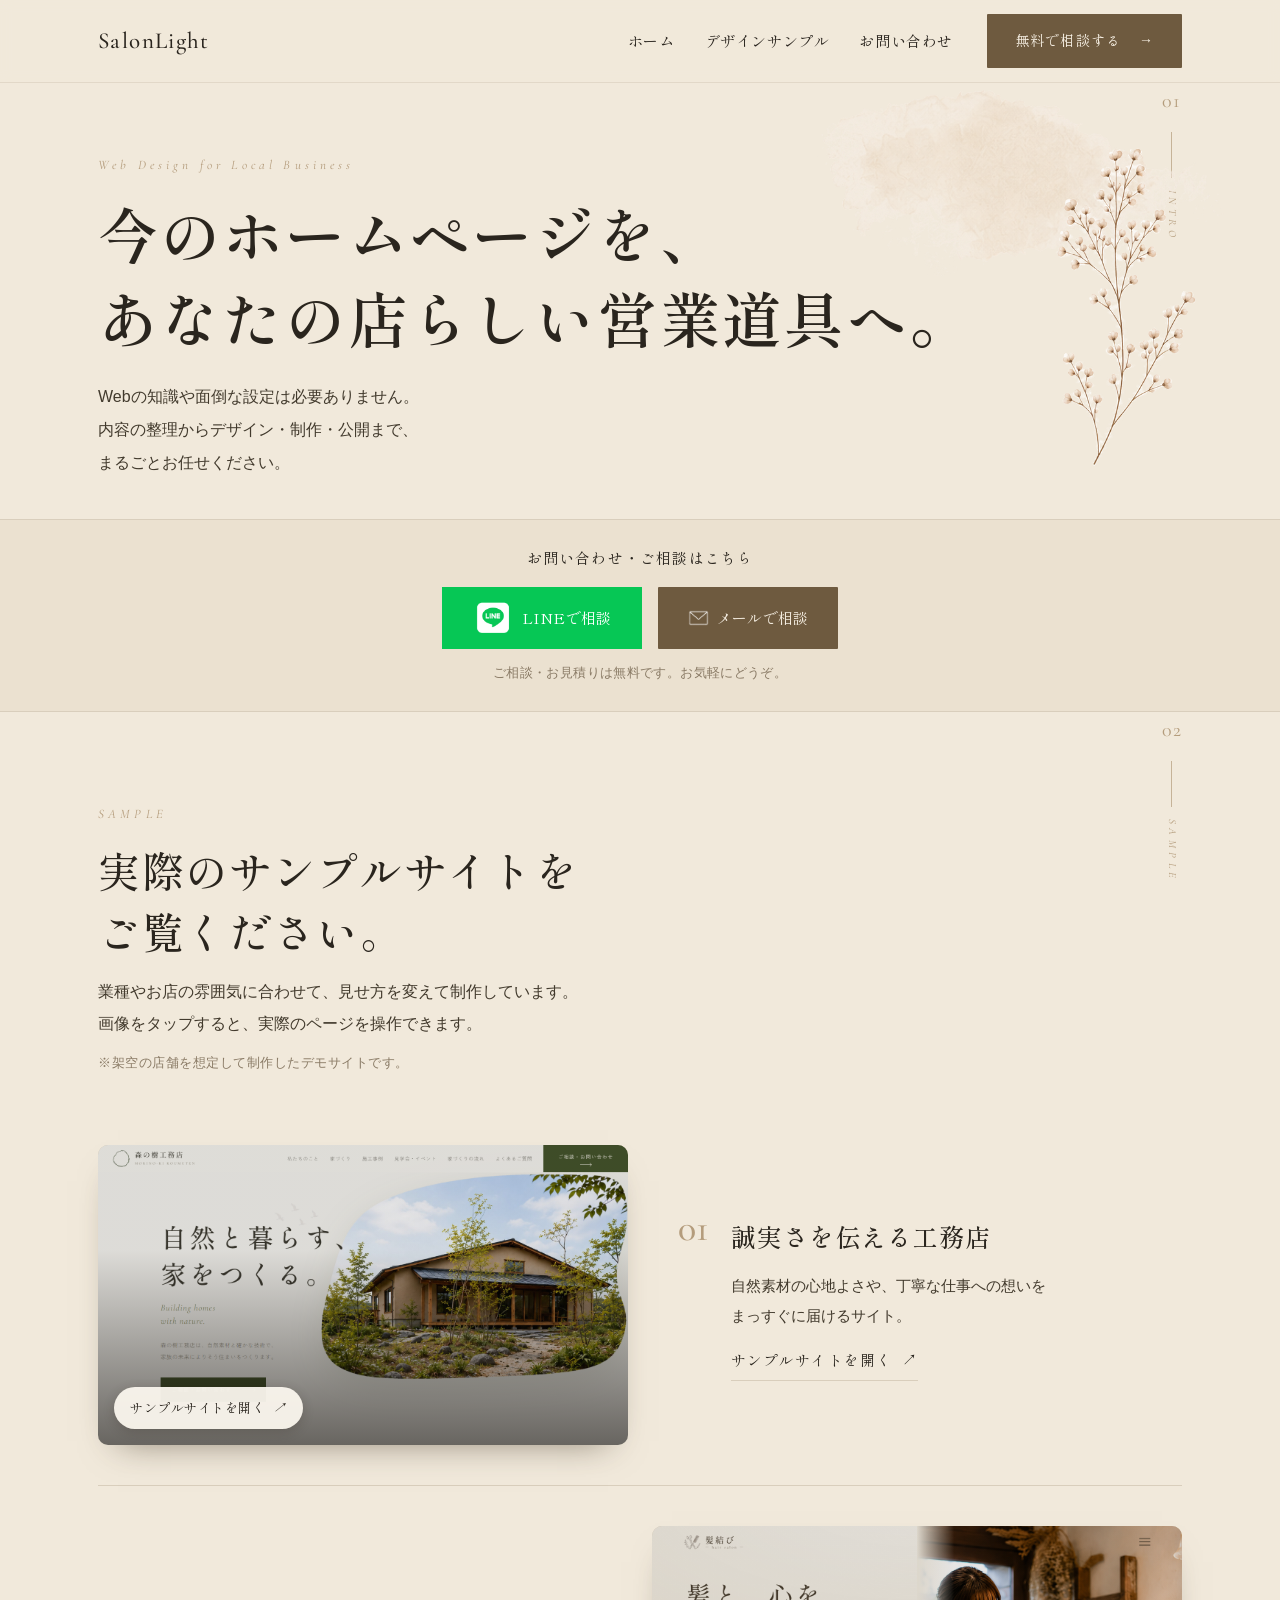
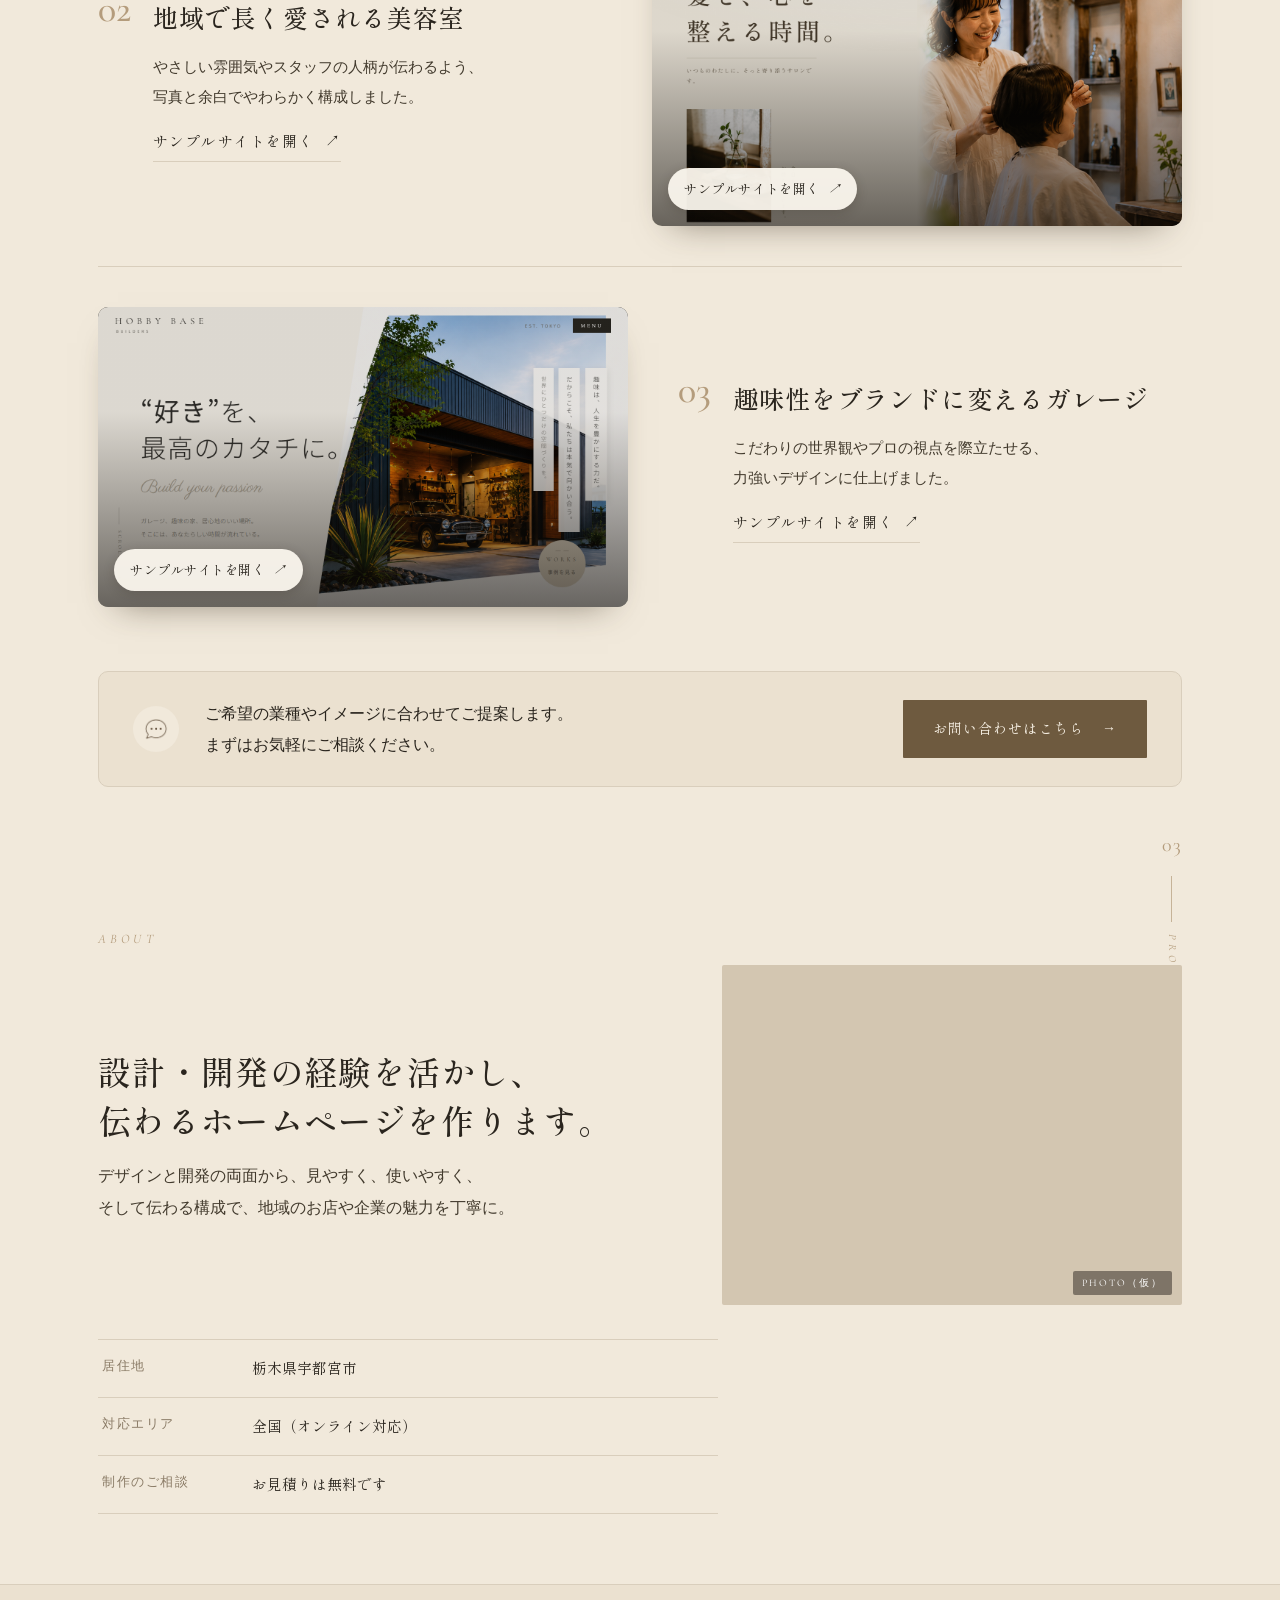
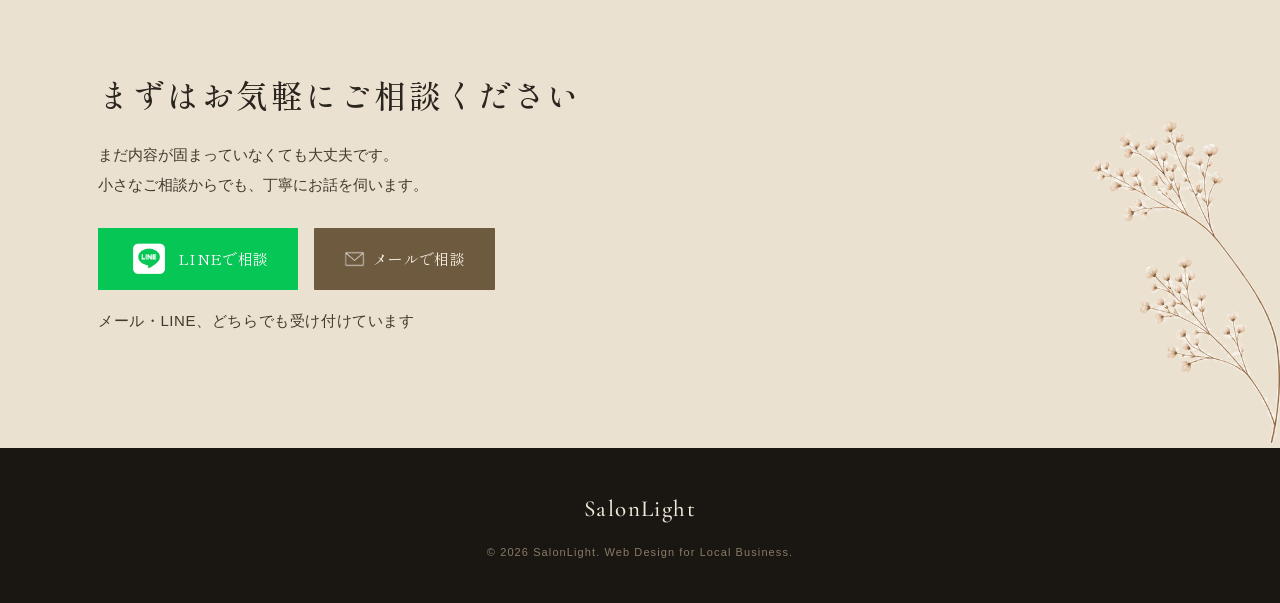
<file: index.html>
<!DOCTYPE html>
<html lang="ja">
<head>
<meta charset="UTF-8" />
<meta name="viewport" content="width=device-width, initial-scale=1.0" />
<title>SalonLight ｜ 今のホームページを、あなたの店らしい営業道具へ。</title>
<meta name="description" content="デザインから公開後の運用まで、まるごとサポート。地域のお店や企業の魅力を、伝わるかたちに整えるWeb制作。" />
<link rel="preconnect" href="https://fonts.googleapis.com" />
<link rel="preconnect" href="https://fonts.gstatic.com" crossorigin />
<link href="https://fonts.googleapis.com/css2?family=Cormorant+Garamond:ital,wght@0,400;0,500;0,600;1,400&family=Shippori+Mincho:wght@400;500;600;700&family=Zen+Kaku+Gothic+New:wght@300;400;500;700&display=swap" rel="stylesheet" />
<link rel="stylesheet" href="css/style.css" />
</head>
<body>

<!-- ============ HEADER ============ -->
<header class="site-header" id="top">
  <div class="header-inner">
    <a href="#top" class="logo">SalonLight</a>
    <nav class="gnav" aria-label="グローバルナビ">
      <a href="#top">ホーム</a>
      <a href="#works">デザインサンプル</a>
      <a href="#contact">お問い合わせ</a>
    </nav>
    <a href="#contact" class="btn btn-solid header-cta">無料で相談する<span class="ar">→</span></a>
    <button class="menu-toggle" aria-label="メニュー" aria-expanded="false">
      <span></span><span></span><span></span>
    </button>
  </div>
  <div class="mobile-nav" hidden>
    <a href="#top">ホーム</a>
    <a href="#works">デザインサンプル</a>
    <a href="#contact">お問い合わせ</a>
    <a href="#contact" class="btn btn-solid">無料で相談する<span class="ar">→</span></a>
  </div>
</header>

<main>

<!-- ============ HERO / INTRO ============ -->
<section class="hero">
  <span class="side-index" aria-hidden="true"><em>01</em><i class="bar"></i><span class="vtxt">INTRO</span></span>
  <img class="hero-watercolor" src="resouce/05_watercolor.png" alt="" aria-hidden="true" />
  <img class="hero-flower" src="resouce/03_kasumiso_right.png" alt="" aria-hidden="true" />
  <div class="hero-body">
    <p class="eyebrow">Web Design for Local Business</p>
    <h1 class="hero-title">今のホームページを、<br />あなたの店らしい<br class="sp-only" />営業道具へ。</h1>
    <p class="hero-lead">Webの知識や面倒な設定は必要ありません。<br />内容の整理からデザイン・制作・公開まで、<br />まるごとお任せください。</p>
  </div>
</section>

<!-- ============ 連絡先バンド（ヒーロー直下） ============ -->
<section class="hero-contact" aria-label="お問い合わせ">
  <p class="hc-label">お問い合わせ・ご相談はこちら</p>
  <div class="cta-actions">
    <a href="https://lin.ee/NLCwg45" class="btn btn-line cta-btn" target="_blank" rel="noopener">
      <img class="btn-ic" src="resouce/icons/line_white.png" alt="" />LINEで相談
    </a>
    <a href="mailto:nnnwa4create@gmail.com" class="btn btn-solid cta-btn">
      <img class="btn-ic invert" src="resouce/icons/05_mail.png" alt="" />メールで相談
    </a>
  </div>
  <p class="hc-note">ご相談・お見積りは無料です。お気軽にどうぞ。</p>
</section>

<!-- ============ GALLERY / サンプルサイト ============ -->
<section class="works" id="works">
  <span class="side-index right" aria-hidden="true"><em>02</em><i class="bar"></i><span class="vtxt">SAMPLE</span></span>
  <header class="sec-head">
    <p class="eyebrow">SAMPLE</p>
    <h2 class="sec-title">実際のサンプルサイトを<br />ご覧ください。</h2>
    <p class="sec-lead">業種やお店の雰囲気に合わせて、見せ方を変えて制作しています。<br />画像をタップすると、実際のページを操作できます。</p>
    <p class="sample-note">※架空の店舗を想定して制作したデモサイトです。</p>
  </header>

  <article class="work">
    <a class="work-shot" href="sample2/morinoki_site/index.html" target="_blank" rel="noopener" aria-label="工務店サイトのサンプルを開く">
      <img src="mockups/work01_komuten.png" alt="工務店サイトのサンプル" loading="lazy" />
      <span class="shot-label"><em>01</em><span>誠実さを伝える工務店</span></span>
      <span class="shot-hint">サンプルサイトを開く<i class="ar">↗</i></span>
    </a>
    <div class="work-text">
      <span class="work-no">01</span>
      <div>
        <h3>誠実さを伝える工務店</h3>
        <p>自然素材の心地よさや、丁寧な仕事への想いを<br />まっすぐに届けるサイト。</p>
        <a class="open-btn" href="sample2/morinoki_site/index.html" target="_blank" rel="noopener">サンプルサイトを開く<span class="ar">↗</span></a>
      </div>
    </div>
  </article>

  <article class="work reverse">
    <a class="work-shot" href="sample4/site/index.html" target="_blank" rel="noopener" aria-label="美容室サイトのサンプルを開く">
      <img src="mockups/work02_salon.png" alt="美容室サイトのサンプル" loading="lazy" />
      <span class="shot-label"><em>02</em><span>地域で長く愛される美容室</span></span>
      <span class="shot-hint">サンプルサイトを開く<i class="ar">↗</i></span>
    </a>
    <div class="work-text">
      <span class="work-no">02</span>
      <div>
        <h3>地域で長く愛される美容室</h3>
        <p>やさしい雰囲気やスタッフの人柄が伝わるよう、<br />写真と余白でやわらかく構成しました。</p>
        <a class="open-btn" href="sample4/site/index.html" target="_blank" rel="noopener">サンプルサイトを開く<span class="ar">↗</span></a>
      </div>
    </div>
  </article>

  <article class="work">
    <a class="work-shot dark" href="sample3/index.html" target="_blank" rel="noopener" aria-label="ガレージサイトのサンプルを開く">
      <img src="mockups/work03_garage.png" alt="ガレージサイトのサンプル" loading="lazy" />
      <span class="shot-label"><em>03</em><span>趣味性をブランドに変えるガレージ</span></span>
      <span class="shot-hint">サンプルサイトを開く<i class="ar">↗</i></span>
    </a>
    <div class="work-text">
      <span class="work-no">03</span>
      <div>
        <h3>趣味性をブランドに変えるガレージ</h3>
        <p>こだわりの世界観やプロの視点を際立たせる、<br />力強いデザインに仕上げました。</p>
        <a class="open-btn" href="sample3/index.html" target="_blank" rel="noopener">サンプルサイトを開く<span class="ar">↗</span></a>
      </div>
    </div>
  </article>

  <div class="works-foot">
    <span class="foot-icon" aria-hidden="true"><img src="resouce/icons/10_chat.png" alt="" /></span>
    <p class="foot-copy">ご希望の業種やイメージに合わせてご提案します。<br />まずはお気軽にご相談ください。</p>
    <a href="#contact" class="btn btn-solid">お問い合わせはこちら<span class="ar">→</span></a>
  </div>
</section>

<!-- ============ ABOUT / PROFILE ============ -->
<section class="about" id="about">
  <span class="side-index right" aria-hidden="true"><em>03</em><i class="bar"></i><span class="vtxt">PROFILE</span></span>
  <p class="eyebrow">ABOUT</p>
  <div class="about-grid">
    <div class="about-text">
      <h2 class="sec-title">設計・開発の経験を活かし、<br />伝わるホームページを<br class="sp-only" />作ります。</h2>
      <p class="sec-lead">デザインと開発の両面から、見やすく、使いやすく、<br />そして伝わる構成で、地域のお店や企業の魅力を丁寧に。</p>
    </div>
    <!-- 仮置き写真：本番では人物・作業風景の写真に差し替え -->
    <figure class="about-photo" style="--ph:url('https://images.unsplash.com/photo-1486312338219-ce68d2c6f44d?auto=format&fit=crop&w=1000&q=70')">
      <span class="ph-tag">PHOTO（仮）</span>
    </figure>
  </div>

  <dl class="profile-table">
    <div><dt>居住地</dt><dd>栃木県宇都宮市</dd></div>
    <div><dt>対応エリア</dt><dd>全国（オンライン対応）</dd></div>
    <div><dt>制作のご相談</dt><dd>お見積りは無料です</dd></div>
  </dl>
</section>

<!-- ============ CONTACT CTA ============ -->
<section class="cta" id="contact">
  <img class="cta-flower" src="resouce/01_kasumiso_left.png" alt="" aria-hidden="true" />
  <div class="cta-inner">
    <h2>まずはお気軽にご相談ください</h2>
    <p>まだ内容が固まっていなくても大丈夫です。<br />小さなご相談からでも、丁寧にお話を伺います。</p>
    <div class="cta-actions">
      <a href="https://lin.ee/NLCwg45" class="btn btn-line cta-btn" target="_blank" rel="noopener">
        <img class="btn-ic" src="resouce/icons/line_white.png" alt="" />LINEで相談
      </a>
      <a href="mailto:nnnwa4create@gmail.com" class="btn btn-solid cta-btn">
        <img class="btn-ic invert" src="resouce/icons/05_mail.png" alt="" />メールで相談
      </a>
    </div>
    <p class="cta-note">メール・LINE、どちらでも受け付けています</p>
  </div>
</section>

</main>

<footer class="site-footer">
  <a href="#top" class="logo">SalonLight</a>
  <p class="copy">© 2026 SalonLight. Web Design for Local Business.</p>
</footer>

<script>
  const toggle = document.querySelector('.menu-toggle');
  const mnav = document.querySelector('.mobile-nav');
  toggle.addEventListener('click', () => {
    const open = mnav.hasAttribute('hidden');
    if (open) { mnav.removeAttribute('hidden'); } else { mnav.setAttribute('hidden',''); }
    toggle.setAttribute('aria-expanded', String(open));
    toggle.classList.toggle('is-open', open);
  });
  mnav.querySelectorAll('a').forEach(a => a.addEventListener('click', () => {
    mnav.setAttribute('hidden',''); toggle.classList.remove('is-open'); toggle.setAttribute('aria-expanded','false');
  }));
</script>
</body>
</html>
</file>
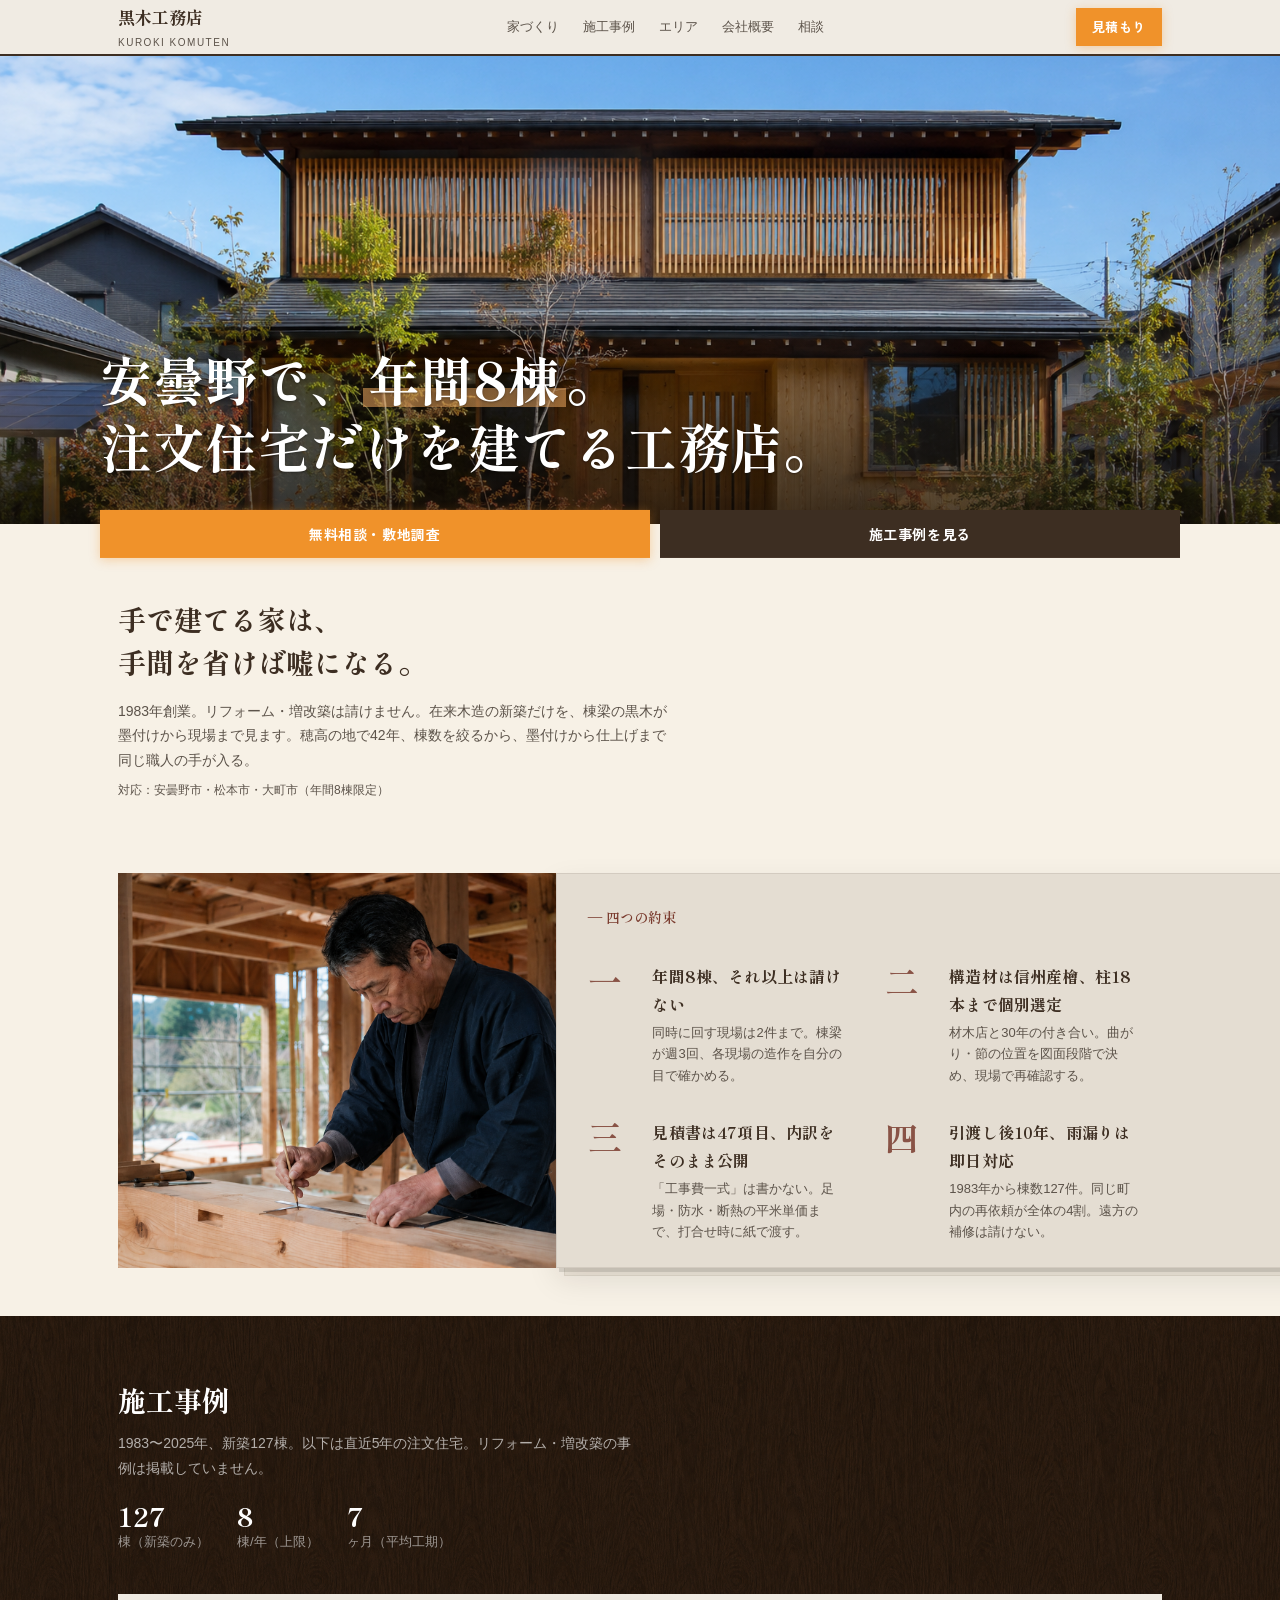
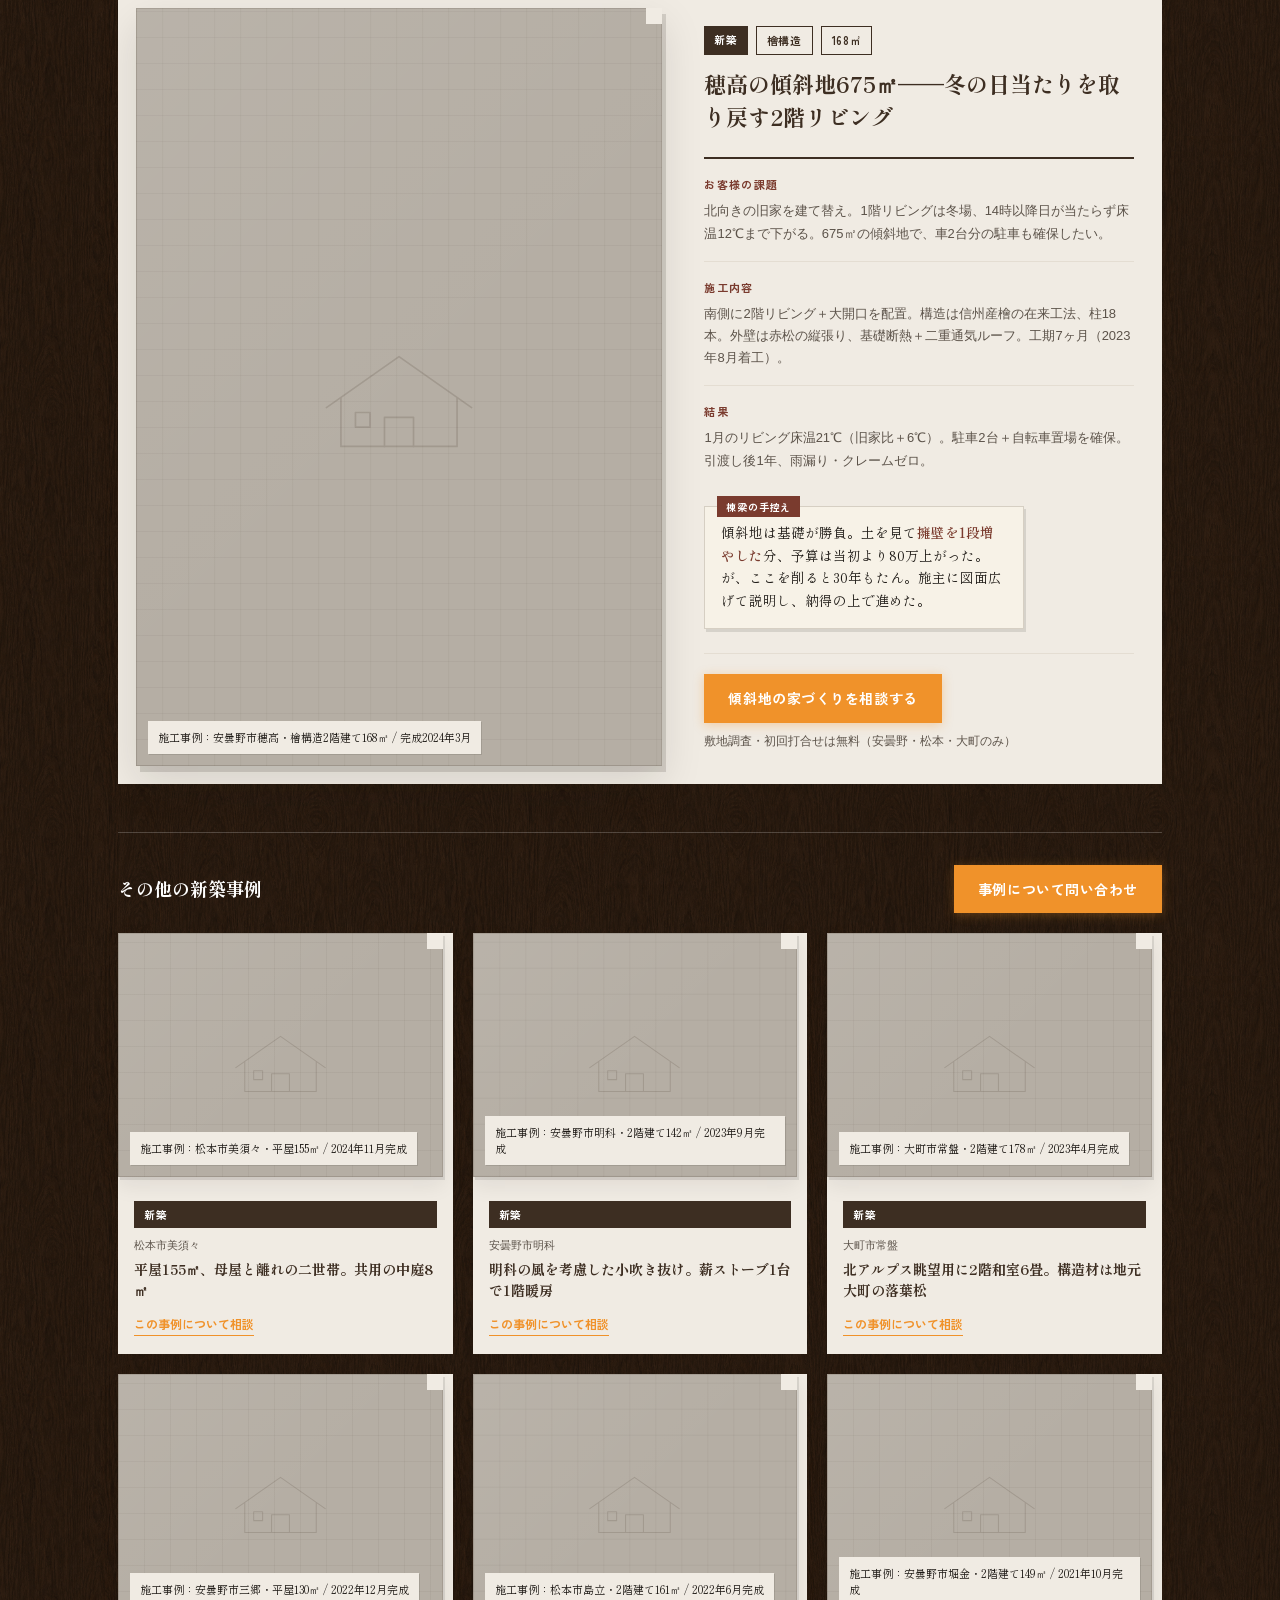
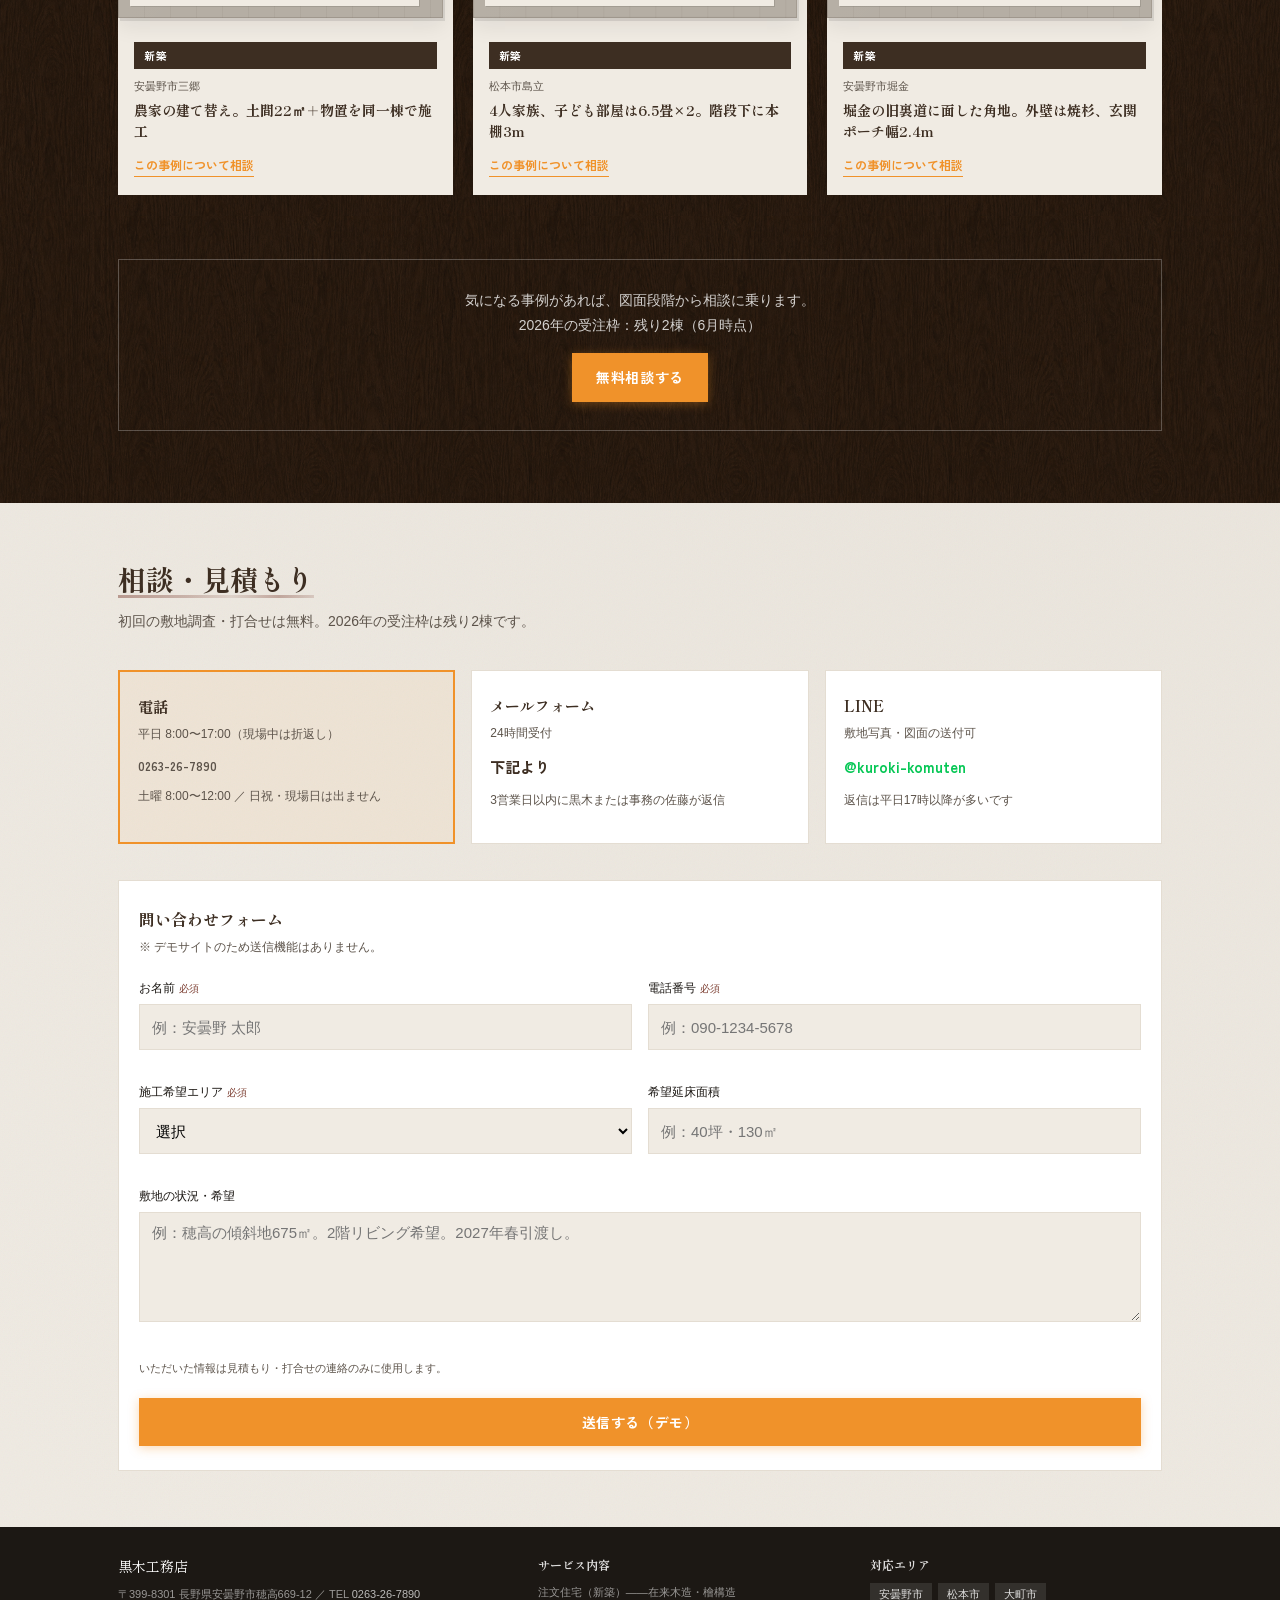
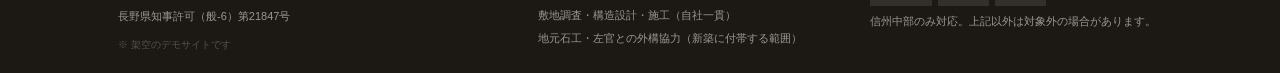
<file: sample1/index.html>
<!DOCTYPE html>
<html lang="ja">
<head>
  <meta charset="UTF-8">
  <meta name="viewport" content="width=device-width, initial-scale=1.0">
  <meta name="description" content="長野県安曇野市の黒木工務店。注文住宅・新築のみ、年間8棟。1983年創業、在来木造の家づくり。">
  <title>黒木工務店｜安曇野・注文住宅</title>
  <link rel="preconnect" href="https://fonts.googleapis.com">
  <link rel="preconnect" href="https://fonts.gstatic.com" crossorigin>
  <link href="https://fonts.googleapis.com/css2?family=Klee+One:wght@400;600&family=Shippori+Mincho:wght@500;600;700;800&family=Zen+Kaku+Gothic+New:wght@400;500;700&display=swap" rel="stylesheet">
  <style>
    *, *::before, *::after { box-sizing: border-box; margin: 0; padding: 0; }

    :root {
      --ink: #1c1814;
      --ink-muted: #5c534a;
      --paper: #f0ebe3;
      --paper-dark: #e4ddd2;
      --wood: #3d2e22;
      --wood-light: #6b5344;
      --iron: #7a3b2e;
      --iron-hover: #5e2d22;
      --cta: #f0922a;
      --cta-hover: #f5ad62;
      --cta-text: #fff;
      --ph: #b5aea4;
      --font-body: "Zen Kaku Gothic New", "Hiragino Sans", Meiryo, sans-serif;
      --font-display: "Shippori Mincho", "Hiragino Mincho ProN", serif;
      --font-hand: "Shippori Mincho", "Hiragino Mincho ProN", serif;
      --max: 1080px;
      --header-h: 56px;
      --sticky-h: 60px;
      --ph-edge: inset 0 0 0 1px rgba(60,46,34,.14);
      --ph-drop-sm: 2px 3px 0 rgba(28,24,20,.1), 0 8px 20px rgba(28,24,20,.08);
      --ph-drop-md: 3px 4px 0 rgba(28,24,20,.12), 0 12px 28px rgba(28,24,20,.1);
      --ph-drop-lg: 4px 6px 0 rgba(28,24,20,.14), 0 16px 40px rgba(28,24,20,.12);
      --reasons-bg: #f7f1e6;
      --reasons-accent: #e4ddd2;
      --reasons-accent-soft: #ede5d8;
    }

    html {
      scroll-behavior: smooth;
      overflow-x: clip;
    }

    body {
      font-family: var(--font-body);
      font-size: 15px;
      line-height: 1.75;
      color: var(--ink);
      background-color: var(--paper);
      background-image:
        radial-gradient(circle at 20% 30%, rgba(120,90,60,.035), transparent 60%),
        radial-gradient(circle at 85% 70%, rgba(90,70,50,.04), transparent 55%),
        url("data:image/svg+xml,%3Csvg xmlns='http://www.w3.org/2000/svg' width='140' height='140'%3E%3Cfilter id='n'%3E%3CfeTurbulence type='fractalNoise' baseFrequency='0.85' numOctaves='2' stitchTiles='stitch'/%3E%3C/filter%3E%3Crect width='100%25' height='100%25' filter='url(%23n)' opacity='0.05'/%3E%3C/svg%3E");
      -webkit-text-size-adjust: 100%;
      overflow-x: clip;
    }

    a { color: inherit; text-decoration: none; }

    .container {
      width: 100%;
      max-width: var(--max);
      margin: 0 auto;
      padding: 0 18px;
    }

    /* placeholder — ベタ塗りをやめ、薄い線画＋方眼の質感を与える */
    .ph {
      background-color: var(--ph);
      background-image:
        linear-gradient(135deg, rgba(255,255,255,.06), transparent 55%),
        repeating-linear-gradient(0deg, rgba(60,46,34,.05) 0 1px, transparent 1px 26px),
        repeating-linear-gradient(90deg, rgba(60,46,34,.05) 0 1px, transparent 1px 26px),
        url("data:image/svg+xml,%3Csvg xmlns='http://www.w3.org/2000/svg' width='200' height='150' viewBox='0 0 200 150'%3E%3Cg fill='none' stroke='%233d2e22' stroke-width='1.4' stroke-linejoin='round' stroke-linecap='round' opacity='0.16'%3E%3Cpath d='M40 92 L100 50 L160 92'/%3E%3Cpath d='M52 84 L52 124 L148 124 L148 84'/%3E%3Cpath d='M88 124 L88 100 L112 100 L112 124'/%3E%3Cpath d='M64 96 L76 96 L76 108 L64 108 Z'/%3E%3C/g%3E%3C/svg%3E");
      background-repeat: no-repeat, repeat, repeat, no-repeat;
      background-position: center, center, center, center;
      background-size: cover, auto, auto, 46% auto;
      box-shadow: var(--ph-edge), var(--ph-drop-sm);
      display: flex;
      align-items: flex-end;
      justify-content: flex-start;
      padding: 12px;
    }
    .ph__cap {
      font-size: 11px;
      line-height: 1.5;
      color: var(--ink);
      background: var(--paper);
      padding: 8px 10px;
      max-width: 100%;
      word-break: break-word;
    }

    /* buttons — square, no shadow */
    .btn {
      display: inline-flex;
      align-items: center;
      justify-content: center;
      min-height: 48px;
      padding: 12px 24px;
      font-family: var(--font-body);
      font-size: 14px;
      font-weight: 700;
      border: none;
      cursor: pointer;
      letter-spacing: .04em;
    }
    .btn--primary {
      background: var(--cta);
      color: var(--cta-text);
      box-shadow: 0 2px 10px rgba(240,146,42,.35);
    }
    .btn--primary:hover {
      background: var(--cta-hover);
      box-shadow: 0 4px 14px rgba(240,146,42,.42);
    }
    .btn--line {
      background: var(--cta);
      color: var(--cta-text);
      border: none;
      box-shadow: 0 2px 10px rgba(240,146,42,.3);
    }
    .btn--line:hover {
      background: var(--cta-hover);
      box-shadow: 0 4px 14px rgba(240,146,42,.4);
    }
    .btn--dark {
      background: var(--wood);
      color: #fff;
    }
    .btn--dark:hover { background: var(--ink); }
    .btn--outline {
      background: transparent;
      color: var(--iron);
      border: 1px solid var(--iron);
      padding: 10px 18px;
      min-height: 42px;
      font-size: 13px;
    }

    /* section */
    .sec { padding: 48px 0; }
    .sec__head { margin-bottom: 36px; }
    .sec__head h2 {
      font-family: var(--font-display);
      font-size: clamp(22px, 5vw, 28px);
      font-weight: 700;
      line-height: 1.45;
      color: var(--wood);
    }
    .sec__head p {
      margin-top: 10px;
      color: var(--ink-muted);
      font-size: 14px;
      max-width: 520px;
    }

    /* header */
    .header {
      position: fixed;
      inset: 0 0 auto;
      height: var(--header-h);
      background: var(--paper);
      border-bottom: 2px solid var(--wood);
      z-index: 100;
    }
    .header__in {
      height: 100%;
      display: flex;
      align-items: center;
      justify-content: space-between;
    }
    .header__logo {
      font-family: var(--font-display);
      font-size: 17px;
      font-weight: 700;
      color: var(--wood);
    }
    .header__logo small {
      display: block;
      font-family: var(--font-body);
      font-size: 10px;
      font-weight: 400;
      letter-spacing: .15em;
      color: var(--ink-muted);
      margin-top: 2px;
    }
    .header__nav { display: none; }
    .header__nav a {
      font-size: 13px;
      margin-left: 24px;
      color: var(--ink-muted);
    }
    .header__nav a:hover { color: var(--wood); }

    @media (min-width: 768px) {
      .header__nav {
        display: flex;
        align-items: center;
      }
      .sec { padding: 56px 0; }
    }

    @media (max-width: 767px) {
      .header__logo { font-size: 15px; }
      .header__logo small { display: none; }
    }

    /* hero */
    .hero {
      padding-top: var(--header-h);
      background: var(--reasons-bg);
    }
    .hero__ph {
      position: relative;
      overflow: visible;
      margin-bottom: 34px;
    }
    .hero__img {
      display: block;
      width: 100%;
      aspect-ratio: 16 / 9;
      min-height: 280px;
      object-fit: cover;
      object-position: center center;
    }
    /* キャッチだけ写真上に載せる */
    .hero__overlay {
      position: absolute;
      left: 0;
      right: 0;
      bottom: 0;
      padding: 48px 18px 28px;
      background: linear-gradient(to top, rgba(16,10,6,.78) 0%, rgba(16,10,6,.4) 45%, transparent 100%);
      pointer-events: none;
    }
    .hero__overlay-in {
      max-width: var(--max);
      margin: 0 auto;
      pointer-events: auto;
    }
    .hero__catch {
      font-family: var(--font-display);
      font-size: clamp(28px, 7.5vw, 42px);
      font-weight: 700;
      line-height: 1.3;
      color: #fff;
      text-shadow: 0 1px 2px rgba(0,0,0,.35), 0 4px 20px rgba(0,0,0,.3);
      max-width: var(--max);
      margin: 0 auto;
    }
    .hero__catch .hand-mark {
      background-image: linear-gradient(transparent 62%, rgba(245,173,98,.55) 62%, rgba(245,173,98,.55) 88%, transparent 88%);
    }
    .hero__band {
      background: var(--reasons-bg);
    }
    .hero__foot {
      position: absolute;
      z-index: 3;
      left: 0;
      right: 0;
      bottom: 0;
      transform: translateY(70%);
      padding: 0 18px;
    }
    .hero__acts {
      display: flex;
      flex-direction: column;
      gap: 10px;
      max-width: var(--max);
      margin: 0 auto;
    }
    .hero__acts .btn { width: 100%; }
    .hero__intro {
      max-width: var(--max);
      margin: 0 auto;
      padding: 36px 18px 32px;
    }
    .hero__statement {
      font-family: var(--font-display);
      font-size: clamp(22px, 4.8vw, 28px);
      font-weight: 700;
      line-height: 1.55;
      color: var(--wood);
      margin-bottom: 14px;
      max-width: 680px;
    }
    .hero__lead {
      font-size: 14px;
      color: var(--ink-muted);
      line-height: 1.75;
      max-width: 560px;
      margin-bottom: 8px;
    }
    .hero__note {
      font-size: 12px;
      color: var(--ink-muted);
    }

    @media (min-width: 480px) {
      .hero__acts { flex-direction: row; flex-wrap: wrap; }
      .hero__acts .btn { width: auto; flex: 1 1 auto; min-width: 0; }
      .hero__ph { margin-bottom: 34px; }
    }

    @media (max-width: 479px) {
      .hero__ph { margin-bottom: 74px; }
      .hero__intro { padding-top: 24px; }
    }

    @media (min-width: 768px) {
      .hero__img {
        aspect-ratio: 21 / 9;
        min-height: 340px;
        max-height: min(52vh, 520px);
      }
      .hero__overlay {
        padding: 64px 18px 36px;
        background: linear-gradient(to top, rgba(16,10,6,.7) 0%, rgba(16,10,6,.28) 50%, transparent 100%);
      }
      .hero__catch {
        font-size: clamp(34px, 4.2vw, 52px);
      }
      .hero__intro { padding: 40px 18px 36px; }
    }

    @media (min-width: 960px) {
      .hero__overlay { padding-bottom: 44px; }
      .hero__intro { padding-bottom: 40px; }
    }

    /* reasons — 左：写真 / 右：約束 */
    .reasons {
      background: var(--reasons-bg);
      padding: 32px 0 48px;
    }
    .reasons__layout {
      display: grid;
      grid-template-columns: 1fr;
      align-items: stretch;
    }
    .reasons__photo {
      min-height: 240px;
    }
    .reasons__photo img {
      display: block;
      width: 100%;
      height: 100%;
      min-height: 240px;
      object-fit: cover;
      object-position: center center;
    }
    .reasons__panel {
      position: relative;
      isolation: isolate;
      margin-right: calc(50% - 50vw);
      padding: 28px calc(50vw - 50% + 16px) 22px 24px;
    }
    .reasons__panel::after {
      content: "";
      position: absolute;
      z-index: 0;
      top: 8px;
      right: -6px;
      bottom: -8px;
      left: 8px;
      background: var(--reasons-accent-soft);
      border: 1px solid rgba(60, 46, 34, 0.07);
      pointer-events: none;
    }
    .reasons__panel::before {
      content: "";
      position: absolute;
      z-index: 1;
      inset: 0;
      background: var(--reasons-accent);
      border: 1px solid rgba(60, 46, 34, 0.1);
      box-shadow: var(--ph-drop-md);
      pointer-events: none;
    }
    .reasons__panel > * {
      position: relative;
      z-index: 2;
    }
    .reasons .sec__head {
      margin-bottom: 24px;
    }
    .reasons .sec__head h2.kicker {
      font-family: var(--font-hand);
      font-size: 14px;
      font-weight: 600;
      color: var(--iron);
      line-height: 1.75;
    }
    .reasons__list {
      list-style: none;
      display: grid;
      gap: 24px 0;
    }
    .reasons__item {
      display: grid;
      grid-template-columns: 48px 1fr;
      gap: 16px;
      padding: 0;
    }
    .reasons__num {
      font-family: var(--font-display);
      font-size: 28px;
      font-weight: 700;
      color: var(--paper-dark);
      line-height: 1;
      padding-top: 2px;
    }
    .reasons__title {
      font-family: var(--font-display);
      font-size: 16px;
      font-weight: 700;
      color: var(--wood);
      margin-bottom: 4px;
    }
    .reasons__text {
      font-size: 13px;
      color: var(--ink-muted);
      line-height: 1.65;
    }

    @media (min-width: 768px) {
      .reasons__layout {
        grid-template-columns: minmax(260px, 42%) minmax(0, 1fr);
      }
      .reasons__photo,
      .reasons__photo img {
        min-height: 100%;
      }
      .reasons__list { grid-template-columns: 1fr 1fr; gap: 32px 40px; }
      .reasons__item { padding: 0; }
      .reasons__panel {
        padding: 32px calc(50vw - 50% + 20px) 26px 32px;
      }
    }

    /* ── WORKS（主役） ── */
    .works {
      position: relative;
      background-color: #2e2218;
      background-image: url("オークの木目.png");
      background-repeat: repeat;
      background-size: 420px auto;
      color: #e8e0d6;
      padding: 64px 0 72px;
    }
    .works::before {
      content: "";
      position: absolute;
      inset: 0;
      background: rgba(20,14,10,.18);
      pointer-events: none;
    }
    .works > .container {
      position: relative;
      z-index: 1;
    }
    .works .sec__head h2 { color: #fff; }
    .works .sec__head p { color: rgba(255,255,255,.65); }
    .works__meta {
      display: flex;
      gap: 28px;
      flex-wrap: wrap;
      margin-top: 20px;
      font-size: 13px;
      color: rgba(255,255,255,.55);
    }
    .works__meta strong {
      display: block;
      font-family: var(--font-display);
      font-size: 26px;
      color: #fff;
      font-weight: 700;
      line-height: 1.2;
    }

    /* featured case */
    .featured {
      margin-top: 40px;
      background: var(--paper);
      color: var(--ink);
    }
    .featured__ph {
      padding: 14px 14px 18px 18px;
    }
    .featured__ph .ph {
      aspect-ratio: 3 / 2;
      box-shadow: var(--ph-edge), var(--ph-drop-lg);
    }
    .featured__body { padding: 24px 20px 28px; }
    .featured__tags {
      display: flex;
      flex-wrap: wrap;
      gap: 8px;
      margin-bottom: 12px;
    }
    .tag {
      font-size: 11px;
      font-weight: 700;
      letter-spacing: .06em;
      padding: 4px 10px;
      background: var(--wood);
      color: #fff;
    }
    .tag--sub {
      background: transparent;
      color: var(--wood);
      border: 1px solid var(--wood);
    }
    .featured__title {
      font-family: var(--font-display);
      font-size: clamp(18px, 4vw, 22px);
      font-weight: 700;
      line-height: 1.5;
      color: var(--wood);
      margin-bottom: 24px;
    }
    .story { border-top: 2px solid var(--wood); }
    .story__row {
      padding: 16px 0;
      border-bottom: 1px solid var(--paper-dark);
    }
    .story__row:last-child { border-bottom: none; }
    .story__label {
      font-size: 11px;
      font-weight: 700;
      letter-spacing: .12em;
      color: var(--iron);
      margin-bottom: 6px;
    }
    .story__text {
      font-size: 13px;
      line-height: 1.7;
      color: var(--ink-muted);
    }
    .featured__cta {
      margin-top: 20px;
      padding-top: 20px;
      border-top: 1px solid var(--paper-dark);
    }
    .featured__cta .btn { width: 100%; }
    .featured__cta p {
      font-size: 12px;
      color: var(--ink-muted);
      margin-top: 8px;
    }

    @media (min-width: 768px) {
      .featured {
        display: grid;
        grid-template-columns: 1.15fr 1fr;
      }
      .featured__ph .ph {
        aspect-ratio: auto;
        height: 100%;
        min-height: 400px;
      }
      .featured__body {
        padding: 32px 28px;
        display: flex;
        flex-direction: column;
        justify-content: center;
      }
      .featured__cta .btn { width: auto; }
    }

    /* works grid */
    .works__grid-head {
      display: flex;
      flex-direction: column;
      gap: 12px;
      margin: 48px 0 20px;
      padding-top: 32px;
      border-top: 1px solid rgba(255,255,255,.2);
    }
    .works__grid-head h3 {
      font-family: var(--font-display);
      font-size: 18px;
      color: #fff;
    }
    .works__grid {
      display: grid;
      gap: 16px;
    }
    .wcard {
      background: var(--paper);
      color: var(--ink);
      position: relative;
      display: flex;
      flex-direction: column;
    }
    .wcard__ph {
      position: relative;
      padding: 0 10px 10px 0;
    }
    .wcard__ph .ph {
      aspect-ratio: 4 / 3;
      box-shadow: var(--ph-edge), var(--ph-drop-sm);
    }
    .wcard__body {
      padding: 14px 16px 18px;
      flex: 1;
      display: flex;
      flex-direction: column;
    }
    .wcard__area {
      font-size: 11px;
      color: var(--ink-muted);
      margin: 8px 0 4px;
    }
    .wcard__title {
      font-family: var(--font-display);
      font-size: 14px;
      font-weight: 700;
      line-height: 1.5;
      color: var(--wood);
      margin-bottom: 12px;
    }
    .wcard__link {
      font-size: 12px;
      font-weight: 700;
      color: var(--cta);
      border-bottom: 1px solid var(--cta);
      padding-bottom: 1px;
      margin-top: auto;
      align-self: flex-start;
    }
    .wcard__link:hover { color: var(--cta-hover); border-bottom-color: var(--cta-hover); }

    .works__grid-head .btn { width: 100%; }

    @media (min-width: 640px) {
      .works__grid { grid-template-columns: repeat(2, 1fr); }
      .works__grid-head .btn { width: auto; }
    }
    @media (min-width: 960px) {
      .works__grid { grid-template-columns: repeat(3, 1fr); gap: 20px; }
      .works__grid-head {
        flex-direction: row;
        justify-content: space-between;
        align-items: center;
      }
    }

    .works__foot {
      margin-top: 40px;
      text-align: center;
      padding: 28px 20px;
      border: 1px solid rgba(255,255,255,.25);
    }
    .works__foot p {
      font-size: 14px;
      margin-bottom: 16px;
      color: rgba(255,255,255,.8);
    }

    /* contact */
    .contact-ch {
      display: grid;
      gap: 16px;
      margin-bottom: 36px;
    }
    .ch-card {
      padding: 22px 18px;
      background: #fff;
      border: 1px solid var(--paper-dark);
    }
    .ch-card--main {
      border: 2px solid var(--cta);
      background: rgba(240,146,42,.06);
    }
    .ch-card h3 {
      font-family: var(--font-display);
      font-size: 15px;
      color: var(--wood);
      margin-bottom: 4px;
    }
    .ch-card p {
      font-size: 12px;
      color: var(--ink-muted);
      margin-bottom: 10px;
    }
    .ch-card__val {
      font-size: clamp(18px, 4vw, 24px);
      font-weight: 700;
      color: var(--cta);
    }
    .ch-card__val a { color: inherit; }
    .ch-card__sub {
      font-size: 11px;
      color: var(--ink-muted);
      margin-top: 6px;
    }

    @media (min-width: 768px) {
      .contact-ch { grid-template-columns: repeat(3, 1fr); }
    }

    .form-box {
      background: #fff;
      border: 1px solid var(--paper-dark);
      padding: 24px 20px;
    }
    .form-box h3 {
      font-family: var(--font-display);
      font-size: 16px;
      color: var(--wood);
      margin-bottom: 4px;
    }
    .form-box > p {
      font-size: 12px;
      color: var(--ink-muted);
      margin-bottom: 20px;
    }
    .fg { margin-bottom: 16px; }
    .fg label {
      display: block;
      font-size: 12px;
      font-weight: 500;
      margin-bottom: 5px;
    }
    .fg label .req { color: var(--iron); font-size: 10px; margin-left: 4px; }
    .fg input,
    .fg select,
    .fg textarea {
      width: 100%;
      padding: 11px 12px;
      font-family: var(--font-body);
      font-size: 15px;
      border: 1px solid var(--paper-dark);
      background: var(--paper);
      min-height: 46px;
    }
    .fg textarea { min-height: 110px; resize: vertical; }
    .fg input:focus,
    .fg select:focus,
    .fg textarea:focus {
      outline: 2px solid var(--wood);
      outline-offset: -1px;
    }
    .form-row {
      display: grid;
      gap: 16px;
    }
    @media (min-width: 640px) {
      .form-row { grid-template-columns: 1fr 1fr; }
    }
    .form-note { font-size: 11px; color: var(--ink-muted); margin-top: 12px; }
    .form-submit { margin-top: 20px; }
    .form-submit .btn { width: 100%; }

    /* footer */
    .footer {
      background: var(--ink);
      color: rgba(255,255,255,.55);
      padding: 28px 0 calc(20px + var(--sticky-h));
      font-size: 11px;
      line-height: 1.7;
    }
    .footer__grid {
      display: grid;
      gap: 24px;
    }
    .footer__name {
      font-family: var(--font-display);
      font-size: 14px;
      color: #fff;
      margin-bottom: 6px;
    }
    .footer__info {
      margin-bottom: 4px;
    }
    .footer__info a {
      color: rgba(255,255,255,.7);
    }
    .footer__info a:hover { color: #fff; }
    .footer__demo {
      margin-top: 10px;
      opacity: .45;
      font-size: 10px;
    }
    .footer__h {
      font-family: var(--font-display);
      font-size: 12px;
      font-weight: 700;
      color: rgba(255,255,255,.85);
      margin-bottom: 8px;
    }
    .footer__list {
      list-style: none;
      display: grid;
      gap: 4px;
    }
    .footer__list li {
      padding-left: 1em;
      text-indent: -1em;
    }
    .footer__tags {
      display: flex;
      flex-wrap: wrap;
      gap: 6px;
      margin: 2px 0 6px;
    }
    .footer__tags span {
      font-size: 11px;
      padding: 2px 9px;
      background: rgba(255,255,255,.1);
      color: rgba(255,255,255,.85);
    }

    @media (min-width: 768px) {
      .footer { padding-bottom: 20px; }
      .footer__grid {
        grid-template-columns: 1.3fr 1fr 1fr;
        gap: 40px;
        align-items: start;
      }
    }

    /* sticky cta */
    .sticky-cta {
      position: fixed;
      bottom: 0;
      left: 0;
      right: 0;
      height: var(--sticky-h);
      background: var(--paper);
      border-top: 2px solid var(--wood);
      display: flex;
      align-items: center;
      padding: 0 14px;
      gap: 10px;
      z-index: 90;
    }
    .sticky-cta__tel {
      flex-shrink: 0;
      font-size: 10px;
      text-align: center;
      color: var(--ink-muted);
      min-width: 44px;
    }
    .sticky-cta__tel strong {
      display: block;
      font-size: 18px;
      color: var(--wood);
      line-height: 1.2;
    }
    .sticky-cta .btn { flex: 1; }

    @media (min-width: 768px) {
      .sticky-cta { display: none; }
    }
    @media (max-width: 767px) {
      body { padding-bottom: var(--sticky-h); }
    }

    /* ── 手仕事の余白：手書き・判子・漢数字 ── */

    /* 手書きの符丁（セクションの肩に置く走り書き） */
    .kicker {
      font-family: var(--font-hand);
      font-size: 14px;
      font-weight: 600;
      color: var(--iron);
      display: inline-block;
      margin-bottom: 8px;
      /*transform: rotate(-1.5deg);*/
    }
    .kicker::before { content: "― "; }

    /* 判子（焼き印風の丸印） */
    .seal {
      width: 64px;
      height: 64px;
      border: 2.5px solid var(--iron);
      border-radius: 50%;
      display: flex;
      align-items: center;
      justify-content: center;
      color: var(--iron);
      font-family: var(--font-display);
      font-weight: 800;
      font-size: 13px;
      line-height: 1.15;
      text-align: center;
      writing-mode: vertical-rl;
      letter-spacing: .12em;
      /*transform: rotate(-6deg);*/
      background: rgba(122,59,46,.04);
      flex-shrink: 0;
    }

    /* 手書きの波線下線 */
    .hand-mark {
      background-image: linear-gradient(transparent 62%, rgba(122,59,46,.28) 62%, rgba(122,59,46,.28) 88%, transparent 88%);
      padding: 0 .1em;
    }

    /* プレースホルダに現場メモらしい角折れ */
    .ph { position: relative; }
    .ph::after {
      content: "";
      position: absolute;
      top: 0; right: 0;
      border-width: 0 16px 16px 0;
      border-style: solid;
      border-color: rgba(28,24,20,.18) var(--paper) var(--paper) rgba(28,24,20,.18);
    }
    .ph__cap {
      font-family: var(--font-hand);
      box-shadow: 1px 1px 0 rgba(28,24,20,.12);
    }


    .hero__catch { letter-spacing: .01em; }
    .hero__catch em {
      font-style: normal;
      position: relative;
    }

    @media (min-width: 480px) {
      .hero__catch em { white-space: nowrap; }
    }

    /* 選ばれる理由：漢数字と走り書き見出し */
    .reasons__kanji {
      font-family: var(--font-display);
      font-size: 34px;
      font-weight: 800;
      color: var(--iron);
      line-height: 1;
      padding-top: 2px;
      opacity: .85;
    }
    .reasons__title { letter-spacing: .01em; }

    /* 主役・施工事例：棟梁の手控え（付箋メモ） */
    .featured { position: relative; }
    .memo {
      font-family: var(--font-hand);
      background: #f7f2e7;
      color: var(--ink);
      border: 1px solid rgba(60,46,34,.18);
      box-shadow: 2px 3px 0 rgba(28,24,20,.12);
      padding: 14px 16px 16px;
      margin: 18px 0 4px;
      /*transform: rotate(-1.2deg);*/
      position: relative;
      font-size: 13.5px;
      line-height: 1.7;
    }
    .memo::before {
      content: "棟梁の手控え";
      position: absolute;
      top: -11px;
      left: 12px;
      background: var(--iron);
      color: #fff;
      font-family: var(--font-body);
      font-size: 10px;
      font-weight: 700;
      letter-spacing: .08em;
      padding: 2px 9px;
      /*transform: rotate(.6deg);*/
    }
    .memo span { color: var(--iron); font-weight: 600; }

    /* 事例カードに走り書きの種別印 */
    .wcard__no {
      position: absolute;
      top: 8px;
      left: 8px;
      z-index: 2;
      font-family: var(--font-display);
      font-weight: 800;
      font-size: 12px;
      color: #fff;
      background: rgba(28,24,20,.55);
      padding: 2px 7px;
      letter-spacing: .05em;
    }

    /* 会社情報：署名の手書き */
    @media (min-width: 768px) {
      .memo {
        align-self: flex-start;
        max-width: 320px;
      }
    }

    /* 手の痕跡：写真配置のわずかな不揃い（3列以上のときだけ） */
    @media (min-width: 960px) {
      .works__grid { padding-bottom: 24px; }
    }

    /* 手描きの粗い区切り（罫線の代わりに1箇所だけ） */
    .rough-rule {
      border: 0;
      height: 12px;
      margin: 0;
      background: var(--paper);
      background-image: url("data:image/svg+xml,%3Csvg xmlns='http://www.w3.org/2000/svg' width='240' height='12' viewBox='0 0 240 12'%3E%3Cpath d='M0 7 C 30 2, 60 11, 90 6 S 150 1, 180 7 S 230 4, 240 6' fill='none' stroke='%233d2e22' stroke-width='1.5' opacity='0.5'/%3E%3C/svg%3E");
      background-repeat: repeat-x;
      background-position: center;
    }

    /* インクのかすれ見出し — 文字幅に合わせて描画 */
    .ink-faded {
      position: relative;
      display: inline-block;
    }
    .ink-faded::after {
      content: "";
      position: absolute;
      left: 0;
      right: 0;
      bottom: 0.06em;
      height: 0.1em;
      max-height: 3px;
      background: linear-gradient(
        90deg,
        rgba(122,59,46,.45) 0%,
        rgba(122,59,46,.3) 35%,
        rgba(122,59,46,.12) 58%,
        rgba(122,59,46,.38) 82%,
        rgba(122,59,46,.18) 100%
      );
      pointer-events: none;
    }

    @media (max-width: 767px) {
      .works { padding: 48px 0 56px; }
      .reasons { padding: 28px 0 40px; }
      .reasons__panel {
        padding: 22px calc(50vw - 50% + 14px) 18px 18px;
      }
      .reasons__panel::after {
        top: 6px;
        right: -5px;
        bottom: -6px;
        left: 6px;
      }
      .memo {
        transform: none;
        margin-top: 16px;
      }
      .sec__head { margin-bottom: 28px; }
      .works__meta { gap: 18px; }
      .works__meta strong { font-size: 22px; }
      .featured__title { font-size: 17px; }
    }
  </style>
</head>
<body>

  <header class="header">
    <div class="container header__in">
      <a href="#" class="header__logo">
        黒木工務店
        <small>KUROKI KOMUTEN</small>
      </a>
      <nav class="header__nav" aria-label="メインナビ">
        <a href="#reasons">家づくり</a>
        <a href="#works">施工事例</a>
        <a href="#service">エリア</a>
        <a href="#company">会社概要</a>
        <a href="#contact">相談</a>
      </nav>
      <a href="#contact" class="btn btn--primary" style="padding:8px 16px;min-height:36px;font-size:13px;">見積もり</a>
    </div>
  </header>

  <main>

    <!-- Hero -->
    <section class="hero" aria-label="メインビジュアル">
      <div class="hero__ph">
        <img
          src="sample1.png"
          alt="施工現場：安曇野市穂高・檜構造2階建て / 上棟日2024年10月"
          class="hero__img"
          width="1600"
          height="900"
          fetchpriority="high"
        >
        <div class="hero__overlay">
          <div class="hero__overlay-in">
            <h1 class="hero__catch">安曇野で、<em><span class="hand-mark">年間8棟</span></em>。<br>注文住宅だけを建てる工務店。</h1>
          </div>
        </div>
        <div class="hero__foot">
          <div class="hero__acts">
            <a href="#contact" class="btn btn--primary">無料相談・敷地調査</a>
            <a href="#works" class="btn btn--dark">施工事例を見る</a>
          </div>
        </div>
      </div>
      <div class="hero__band">
        <div class="hero__intro">
          <h2 class="hero__statement">手で建てる家は、<br>手間を省けば嘘になる。</h2>
          <p class="hero__lead">1983年創業。リフォーム・増改築は請けません。在来木造の新築だけを、棟梁の黒木が墨付けから現場まで見ます。穂高の地で42年、棟数を絞るから、墨付けから仕上げまで同じ職人の手が入る。</p>
          <p class="hero__note">対応：安曇野市・松本市・大町市（年間8棟限定）</p>
        </div>
      </div>
    </section>

    <!-- Reasons -->
    <section class="sec reasons" id="reasons" aria-labelledby="reasons-h">
      <div class="container">
        <div class="reasons__layout">
          <div class="reasons__photo">
            <img
              src="syokunin.png"
              alt="墨付けをする棟梁の職人"
              width="800"
              height="1000"
              loading="lazy"
            >
          </div>
          <div class="reasons__panel">
            <div class="sec__head">
              <h2 id="reasons-h" class="kicker">四つの約束</h2>
            </div>
            <ol class="reasons__list">
          <li class="reasons__item">
            <span class="reasons__kanji" aria-hidden="true">一</span>
            <div>
              <h3 class="reasons__title">年間8棟、それ以上は請けない</h3>
              <p class="reasons__text">同時に回す現場は2件まで。棟梁が週3回、各現場の造作を自分の目で確かめる。</p>
            </div>
          </li>
          <li class="reasons__item">
            <span class="reasons__kanji" aria-hidden="true">二</span>
            <div>
              <h3 class="reasons__title">構造材は信州産檜、柱18本まで個別選定</h3>
              <p class="reasons__text">材木店と30年の付き合い。曲がり・節の位置を図面段階で決め、現場で再確認する。</p>
            </div>
          </li>
          <li class="reasons__item">
            <span class="reasons__kanji" aria-hidden="true">三</span>
            <div>
              <h3 class="reasons__title">見積書は47項目、内訳をそのまま公開</h3>
              <p class="reasons__text">「工事費一式」は書かない。足場・防水・断熱の平米単価まで、打合せ時に紙で渡す。</p>
            </div>
          </li>
          <li class="reasons__item">
            <span class="reasons__kanji" aria-hidden="true">四</span>
            <div>
              <h3 class="reasons__title">引渡し後10年、雨漏りは即日対応</h3>
              <p class="reasons__text">1983年から棟数127件。同じ町内の再依頼が全体の4割。遠方の補修は請けない。</p>
            </div>
          </li>
        </ol>
          </div>
        </div>
      </div>
    </section>

    <!-- Works（主役） -->
    <section class="works" id="works" aria-labelledby="works-h">
      <div class="container">
        <div class="sec__head">
          <h2 id="works-h">施工事例</h2>
          <p>1983〜2025年、新築127棟。以下は直近5年の注文住宅。リフォーム・増改築の事例は掲載していません。</p>
          <div class="works__meta">
            <div><strong>127</strong>棟（新築のみ）</div>
            <div><strong>8</strong>棟/年（上限）</div>
            <div><strong>7</strong>ヶ月（平均工期）</div>
          </div>
        </div>

        <!-- 詳細事例 -->
        <article class="featured" aria-labelledby="featured-h">
          <div class="featured__ph">
            <div class="ph" role="img" aria-label="施工事例詳細写真プレースホルダ">
              <p class="ph__cap">施工事例：安曇野市穂高・檜構造2階建て168㎡ / 完成2024年3月</p>
            </div>
          </div>
          <div class="featured__body">
            <div class="featured__tags">
              <span class="tag">新築</span>
              <span class="tag tag--sub">檜構造</span>
              <span class="tag tag--sub">168㎡</span>
            </div>
            <h3 class="featured__title" id="featured-h">穂高の傾斜地675㎡——冬の日当たりを取り戻す2階リビング</h3>
            <div class="story">
              <div class="story__row">
                <p class="story__label">お客様の課題</p>
                <p class="story__text">北向きの旧家を建て替え。1階リビングは冬場、14時以降日が当たらず床温12℃まで下がる。675㎡の傾斜地で、車2台分の駐車も確保したい。</p>
              </div>
              <div class="story__row">
                <p class="story__label">施工内容</p>
                <p class="story__text">南側に2階リビング＋大開口を配置。構造は信州産檜の在来工法、柱18本。外壁は赤松の縦張り、基礎断熱＋二重通気ルーフ。工期7ヶ月（2023年8月着工）。</p>
              </div>
              <div class="story__row">
                <p class="story__label">結果</p>
                <p class="story__text">1月のリビング床温21℃（旧家比＋6℃）。駐車2台＋自転車置場を確保。引渡し後1年、雨漏り・クレームゼロ。</p>
              </div>
            </div>
            <p class="memo">傾斜地は基礎が勝負。土を見て<span>擁壁を1段増やした</span>分、予算は当初より80万上がった。が、ここを削ると30年もたん。施主に図面広げて説明し、納得の上で進めた。</p>
            <div class="featured__cta">
              <a href="#contact" class="btn btn--primary">傾斜地の家づくりを相談する</a>
              <p>敷地調査・初回打合せは無料（安曇野・松本・大町のみ）</p>
            </div>
          </div>
        </article>

        <!-- グリッド -->
        <div class="works__grid-head">
          <h3>その他の新築事例</h3>
          <a href="#contact" class="btn btn--line">事例について問い合わせ</a>
        </div>
        <div class="works__grid">

          <article class="wcard">
            <div class="wcard__ph">
              <!--<span class="wcard__no" aria-hidden="true">壱</span>-->
              <div class="ph" role="img" aria-label="施工事例プレースホルダ">
                <p class="ph__cap">施工事例：松本市美須々・平屋155㎡ / 2024年11月完成</p>
              </div>
            </div>
            <div class="wcard__body">
              <span class="tag">新築</span>
              <p class="wcard__area">松本市美須々</p>
              <h4 class="wcard__title">平屋155㎡、母屋と離れの二世帯。共用の中庭8㎡</h4>
              <a href="#contact" class="wcard__link">この事例について相談</a>
            </div>
          </article>

          <article class="wcard">
            <div class="wcard__ph">
              <!--<span class="wcard__no" aria-hidden="true">弐</span>-->
              <div class="ph" role="img" aria-label="施工事例プレースホルダ">
                <p class="ph__cap">施工事例：安曇野市明科・2階建て142㎡ / 2023年9月完成</p>
              </div>
            </div>
            <div class="wcard__body">
              <span class="tag">新築</span>
              <p class="wcard__area">安曇野市明科</p>
              <h4 class="wcard__title">明科の風を考慮した小吹き抜け。薪ストーブ1台で1階暖房</h4>
              <a href="#contact" class="wcard__link">この事例について相談</a>
            </div>
          </article>

          <article class="wcard">
            <div class="wcard__ph">
              <!--<span class="wcard__no" aria-hidden="true">参</span>-->
              <div class="ph" role="img" aria-label="施工事例プレースホルダ">
                <p class="ph__cap">施工事例：大町市常盤・2階建て178㎡ / 2023年4月完成</p>
              </div>
            </div>
            <div class="wcard__body">
              <span class="tag">新築</span>
              <p class="wcard__area">大町市常盤</p>
              <h4 class="wcard__title">北アルプス眺望用に2階和室6畳。構造材は地元大町の落葉松</h4>
              <a href="#contact" class="wcard__link">この事例について相談</a>
            </div>
          </article>

          <article class="wcard">
            <div class="wcard__ph">
              <!--<span class="wcard__no" aria-hidden="true">四</span>-->
              <div class="ph" role="img" aria-label="施工事例プレースホルダ">
                <p class="ph__cap">施工事例：安曇野市三郷・平屋130㎡ / 2022年12月完成</p>
              </div>
            </div>
            <div class="wcard__body">
              <span class="tag">新築</span>
              <p class="wcard__area">安曇野市三郷</p>
              <h4 class="wcard__title">農家の建て替え。土間22㎡＋物置を同一棟で施工</h4>
              <a href="#contact" class="wcard__link">この事例について相談</a>
            </div>
          </article>

          <article class="wcard">
            <div class="wcard__ph">
              <!--<span class="wcard__no" aria-hidden="true">五</span>-->
              <div class="ph" role="img" aria-label="施工事例プレースホルダ">
                <p class="ph__cap">施工事例：松本市島立・2階建て161㎡ / 2022年6月完成</p>
              </div>
            </div>
            <div class="wcard__body">
              <span class="tag">新築</span>
              <p class="wcard__area">松本市島立</p>
              <h4 class="wcard__title">4人家族、子ども部屋は6.5畳×2。階段下に本棚3m</h4>
              <a href="#contact" class="wcard__link">この事例について相談</a>
            </div>
          </article>

          <article class="wcard">
            <div class="wcard__ph">
              <!--<span class="wcard__no" aria-hidden="true">六</span>-->
              <div class="ph" role="img" aria-label="施工事例プレースホルダ">
                <p class="ph__cap">施工事例：安曇野市堀金・2階建て149㎡ / 2021年10月完成</p>
              </div>
            </div>
            <div class="wcard__body">
              <span class="tag">新築</span>
              <p class="wcard__area">安曇野市堀金</p>
              <h4 class="wcard__title">堀金の旧裏道に面した角地。外壁は焼杉、玄関ポーチ幅2.4m</h4>
              <a href="#contact" class="wcard__link">この事例について相談</a>
            </div>
          </article>

        </div>

        <div class="works__foot">
          <p>気になる事例があれば、図面段階から相談に乗ります。<br>2026年の受注枠：残り2棟（6月時点）</p>
          <a href="#contact" class="btn btn--primary">無料相談する</a>
        </div>
      </div>
    </section>

    <!-- Contact -->
    <section class="sec" id="contact" aria-labelledby="contact-h">
      <div class="container">
        <div class="sec__head">
          <h2 id="contact-h" class="ink-faded">相談・見積もり</h2>
          <p>初回の敷地調査・打合せは無料。2026年の受注枠は残り2棟です。</p>
        </div>

        <div class="contact-ch">
          <div class="ch-card ch-card--main">
            <h3>電話</h3>
            <p>平日 8:00〜17:00（現場中は折返し）</p>
            <p class="ch-card__val"><a href="tel:0263267890">0263-26-7890</a></p>
            <p class="ch-card__sub">土曜 8:00〜12:00 ／ 日祝・現場日は出ません</p>
          </div>
          <div class="ch-card">
            <h3>メールフォーム</h3>
            <p>24時間受付</p>
            <p class="ch-card__val" style="font-size:15px;color:var(--wood);">下記より</p>
            <p class="ch-card__sub">3営業日以内に黒木または事務の佐藤が返信</p>
          </div>
          <div class="ch-card">
            <h3>LINE</h3>
            <p>敷地写真・図面の送付可</p>
            <p class="ch-card__val" style="font-size:15px;color:#06C755;">@kuroki-komuten</p>
            <p class="ch-card__sub">返信は平日17時以降が多いです</p>
          </div>
        </div>

        <div class="form-box">
          <h3>問い合わせフォーム</h3>
          <p>※ デモサイトのため送信機能はありません。</p>
          <form action="#" method="post" aria-label="問い合わせフォーム">
            <div class="form-row">
              <div class="fg">
                <label for="name">お名前<span class="req">必須</span></label>
                <input type="text" id="name" name="name" placeholder="例：安曇野 太郎" autocomplete="name">
              </div>
              <div class="fg">
                <label for="tel">電話番号<span class="req">必須</span></label>
                <input type="tel" id="tel" name="tel" placeholder="例：090-1234-5678" autocomplete="tel">
              </div>
              <div class="fg">
                <label for="area">施工希望エリア<span class="req">必須</span></label>
                <select id="area" name="area">
                  <option value="" selected disabled>選択</option>
                  <option>安曇野市</option>
                  <option>松本市</option>
                  <option>大町市</option>
                  <option>その他（対象外の可能性あり）</option>
                </select>
              </div>
              <div class="fg">
                <label for="tsubo">希望延床面積</label>
                <input type="text" id="tsubo" name="tsubo" placeholder="例：40坪・130㎡">
              </div>
              <div class="fg" style="grid-column:1/-1;">
                <label for="msg">敷地の状況・希望</label>
                <textarea id="msg" name="msg" placeholder="例：穂高の傾斜地675㎡。2階リビング希望。2027年春引渡し。"></textarea>
              </div>
            </div>
            <p class="form-note">いただいた情報は見積もり・打合せの連絡のみに使用します。</p>
            <div class="form-submit">
              <button type="button" class="btn btn--primary">送信する（デモ）</button>
            </div>
          </form>
        </div>
      </div>
    </section>

  </main>

  <footer class="footer" id="company" aria-labelledby="company-h">
    <div class="container">
      <div class="footer__grid">
        <div class="footer__col">
          <p class="footer__name" id="company-h">黒木工務店</p>
          <p class="footer__info">〒399-8301 長野県安曇野市穂高669-12 ／ TEL <a href="tel:0263267890">0263-26-7890</a></p>
          <p class="footer__info">長野県知事許可（般-6）第21847号</p>
          <p class="footer__demo">※ 架空のデモサイトです</p>
        </div>
        <div class="footer__col" id="service" aria-labelledby="service-h">
          <p class="footer__h" id="service-h">サービス内容</p>
          <ul class="footer__list">
            <li>注文住宅（新築）——在来木造・檜構造</li>
            <li>敷地調査・構造設計・施工（自社一貫）</li>
            <li>地元石工・左官との外構協力（新築に付帯する範囲）</li>
          </ul>
        </div>
        <div class="footer__col">
          <p class="footer__h">対応エリア</p>
          <div class="footer__tags">
            <span>安曇野市</span>
            <span>松本市</span>
            <span>大町市</span>
          </div>
          <p class="footer__info">信州中部のみ対応。上記以外は対象外の場合があります。</p>
        </div>
      </div>
    </div>
  </footer>

  <div class="sticky-cta" role="complementary" aria-label="お問い合わせ">
    <a href="tel:0263267890" class="sticky-cta__tel" aria-label="電話">
      <strong>☎</strong>
      電話
    </a>
    <a href="#contact" class="btn btn--primary">相談する</a>
  </div>

</body>
</html>
</file>
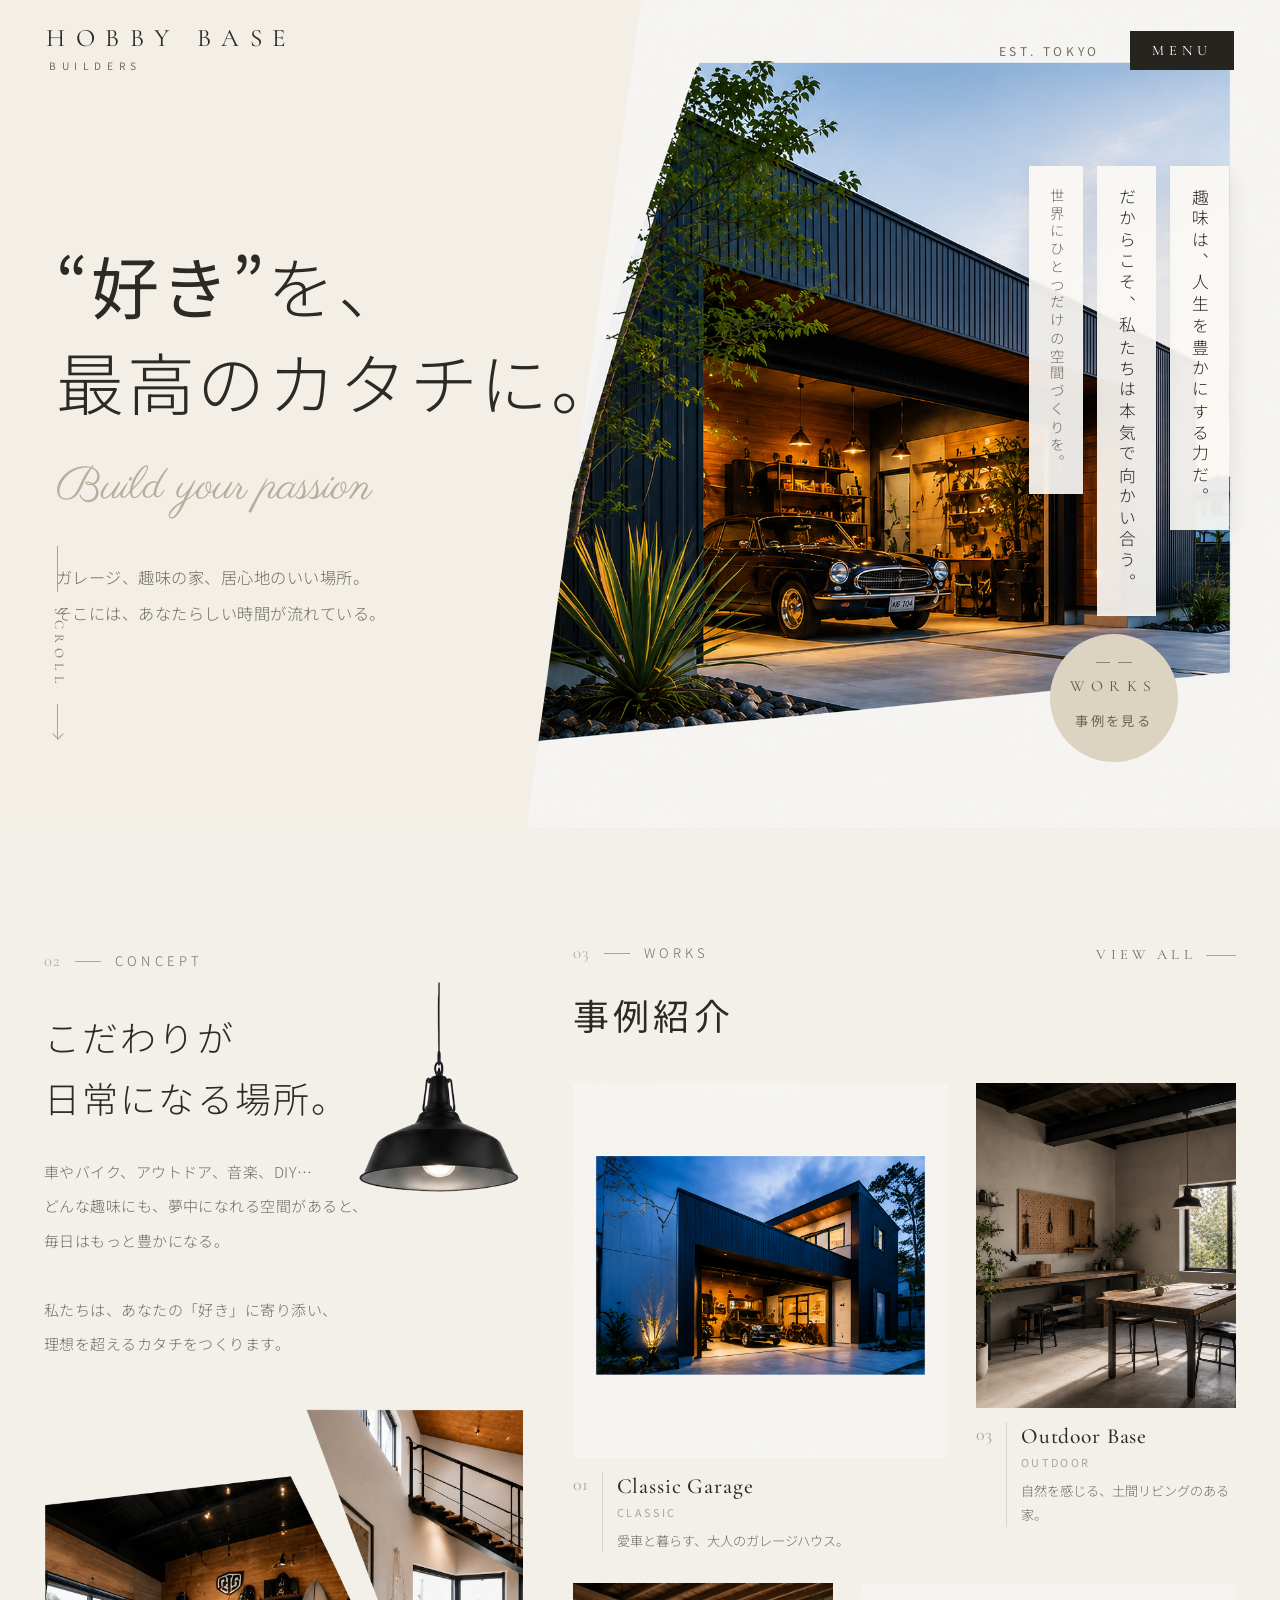
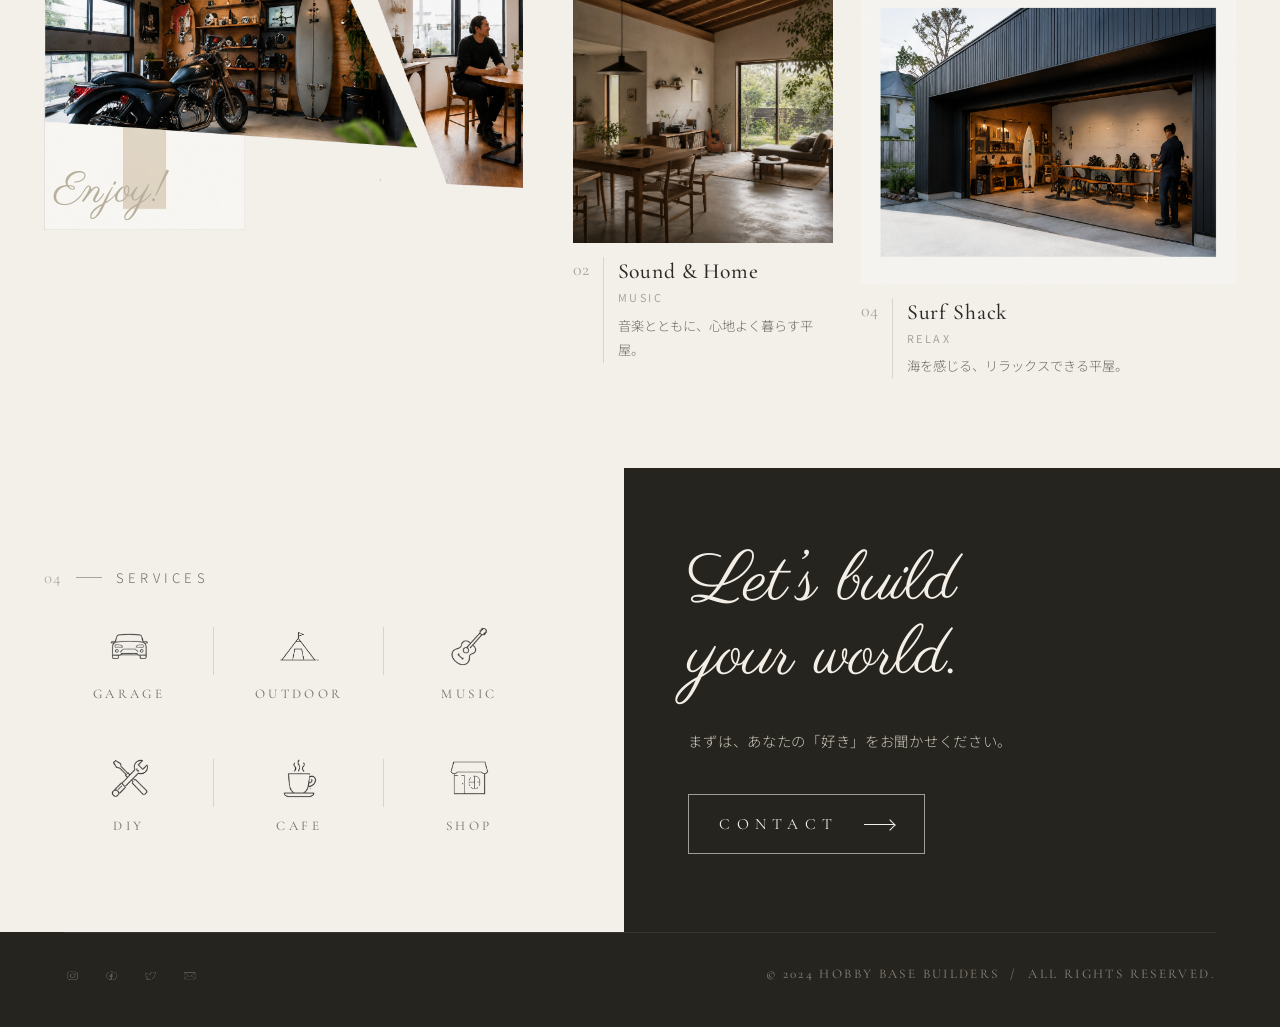
<file: sample3/index.html>
<!DOCTYPE html>
<html lang="ja">
<head>
<meta charset="UTF-8">
<meta name="viewport" content="width=device-width, initial-scale=1.0">
<title>HOBBY BASE BUILDERS ｜ "好き"を、最高のカタチに。</title>
<link rel="preconnect" href="https://fonts.googleapis.com">
<link rel="preconnect" href="https://fonts.gstatic.com" crossorigin>
<link href="https://fonts.googleapis.com/css2?family=Noto+Sans+JP:wght@200;300;400;500&family=Cormorant+Garamond:ital,wght@0,400;1,400;1,500&family=Parisienne&display=swap" rel="stylesheet">
<style>
:root{
  --paper:#f3efe7;
  --paper-2:#f7f4ee;
  --ink:#2b2a27;
  --ink-soft:#6f6c65;
  --ink-mute:#a8a49b;
  --line:#d9d4c8;
  --beige:#ddd3c1;
  --dark:#26241f;
}
*{margin:0;padding:0;box-sizing:border-box}
html{scroll-behavior:smooth}
body{
  font-family:'Noto Sans JP',sans-serif;
  color:var(--ink);
  background:var(--paper);
  -webkit-font-smoothing:antialiased;
  line-height:1.8;
  overflow-x:hidden;
}
img{display:block;max-width:100%}
a{text-decoration:none;color:inherit}

.script{font-family:'Parisienne',cursive;font-weight:400}
.serif{font-family:'Cormorant Garamond',serif}

/* ===== ラベル（番号 / SECTION） ===== */
.eyebrow{display:flex;align-items:center;gap:14px;font-weight:300}
.eyebrow .num{font-family:'Cormorant Garamond',serif;font-size:16.8px;color:var(--ink-mute);letter-spacing:1px}
.eyebrow .bar{width:26px;height:1px;background:var(--ink-mute)}
.eyebrow .lbl{font-size:13.2px;letter-spacing:.32em;color:var(--ink-soft)}

/* ===== ヘッダー ===== */
header{
  position:fixed;top:0;left:0;width:100%;
  padding:26px 46px;z-index:1000;
  display:flex;justify-content:space-between;align-items:center;
  mix-blend-mode:normal;
}
.logo .name{font-family:'Cormorant Garamond',serif;font-size:25.2px;letter-spacing:.42em;color:var(--ink);line-height:1}
.logo .sub{font-size:10.2px;letter-spacing:.55em;color:var(--ink-soft);margin-top:6px;padding-left:3px}
.nav{display:flex;align-items:center;gap:30px}
.nav .tag{font-size:12px;letter-spacing:.3em;color:var(--ink-soft)}
.menu-btn{
  background:var(--dark);color:#fff;border:none;cursor:pointer;
  font-family:'Cormorant Garamond',serif;font-size:14.4px;letter-spacing:.35em;
  padding:11px 22px;transition:.3s;
}
.menu-btn:hover{background:#000}

/* ===== HERO ===== */
.hero{position:relative;min-height:92vh;background:var(--paper);overflow:hidden}
.hero-photo{
  position:absolute;top:0;right:0;height:100%;width:64%;
  -webkit-clip-path:polygon(22% 0,100% 0,100% 100%,8% 100%);
  clip-path:polygon(22% 0,100% 0,100% 100%,8% 100%);
}
.hero-photo img{width:100%;height:100%;object-fit:cover}
.hero-inner{position:relative;z-index:5;max-width:1320px;margin:0 auto;padding:0 56px;height:92vh;display:flex;align-items:center}
.hero-copy{max-width:640px;padding-top:40px}
.hero-title{
  font-weight:300;font-size:clamp(40.8px,5.3vw,69.6px);line-height:1.42;letter-spacing:.04em;
}
.hero-title .q{font-weight:400}
.hero-script{font-family:'Parisienne',cursive;font-size:clamp(31.2px,3.6vw,48px);color:#b6ad9b;margin:18px 0 30px;font-weight:400}
.hero-desc{font-size:16.2px;font-weight:300;line-height:2.2;color:var(--ink-soft);letter-spacing:.03em}

/* 縦書きテキスト（右） */
.hero-vert{
  position:absolute;top:20%;right:4%;z-index:6;
  display:flex;flex-direction:row-reverse;align-items:flex-start;gap:14px;
}
.hero-vert div{
  writing-mode:vertical-rl;
  background:rgba(251,249,245,0.92);
  -webkit-backdrop-filter:blur(1px);backdrop-filter:blur(1px);
  padding:22px 13px;
  color:var(--ink);font-weight:300;letter-spacing:.26em;line-height:1.95;
  box-shadow:0 6px 22px rgba(0,0,0,.10);
}
.hero-vert .v-main{font-size:16.8px}
.hero-vert .v-accent{font-size:14.4px;color:var(--ink-soft)}

/* SCROLL（左） */
.scroll-ind{position:absolute;left:46px;bottom:90px;z-index:6;display:flex;flex-direction:column;align-items:center;gap:16px}
.scroll-ind .ln{width:1px;height:46px;background:var(--ink-mute)}
.scroll-ind .txt{writing-mode:vertical-rl;font-family:'Cormorant Garamond',serif;font-size:13.2px;letter-spacing:.42em;color:var(--ink-soft)}
.scroll-ind .arr{width:1px;height:34px;background:var(--ink-mute);position:relative}
.scroll-ind .arr::after{content:'';position:absolute;bottom:0;left:-3px;width:7px;height:7px;border-right:1px solid var(--ink-mute);border-bottom:1px solid var(--ink-mute);transform:rotate(45deg)}

/* WORKSサークル */
.works-circle{
  position:absolute;right:8%;bottom:8%;z-index:7;
  width:128px;height:128px;border-radius:50%;
  background:var(--beige);
  display:flex;flex-direction:column;align-items:center;justify-content:center;gap:9px;
  transition:.35s;
}
.works-circle:hover{transform:scale(1.05);background:#e6dccb}
.works-circle .cl{display:flex;align-items:center;gap:8px}
.works-circle .cl::before,.works-circle .cl::after{content:'';width:14px;height:1px;background:#8d8675}
.works-circle .wt{font-family:'Cormorant Garamond',serif;font-size:15.6px;letter-spacing:.4em;color:#5d574a}
.works-circle .jp{font-size:13.2px;letter-spacing:.18em;color:#6b6557}

/* ===== MAIN（CONCEPT + WORKS） ===== */
.main-wrap{background:#f3f0ea;position:relative}
.main-grid{
  max-width:1460px;margin:0 auto;padding:110px 44px 90px;
  display:grid;grid-template-columns:0.88fr 1.22fr;gap:50px;align-items:start;
}

/* --- CONCEPT 左 --- */
.concept{position:relative;padding-top:8px}
.concept h2{font-weight:300;font-size:36px;line-height:1.7;letter-spacing:.06em;margin:30px 0 26px}
.concept .lead{font-size:15px;font-weight:300;line-height:2.3;color:var(--ink-soft);letter-spacing:.03em}
.lamp{position:absolute;top:34px;right:-6px;width:180px;z-index:3}
.collage{position:relative;margin-top:44px;height:430px;overflow:hidden}
.collage img{position:absolute}
.collage .cl-bg{left:0;bottom:6px;width:42%;z-index:0}
.collage .cl-a{left:-4%;top:6px;width:84%;z-index:2}    /* 02-2 バイク（手前・主役） */
.collage .cl-b{left:46%;top:-2px;width:82%;z-index:1}   /* 02-1 ロフト（背面・右へ断ち切り） */
.enjoy{font-family:'Parisienne',cursive;font-size:43.2px;color:#b7ae9b;position:absolute;left:2%;bottom:6px;z-index:3}

/* --- WORKS 右 --- */
.works{position:relative}
.works-top{display:flex;justify-content:space-between;align-items:flex-end;margin-bottom:8px}
.view-all{display:flex;align-items:center;gap:10px;font-family:'Cormorant Garamond',serif;font-size:14.4px;letter-spacing:.3em;color:var(--ink-soft)}
.view-all .ln{width:30px;height:1px;background:var(--ink-mute)}
.works h2{font-weight:400;font-size:36px;letter-spacing:.12em;margin:14px 0 36px}

.works-grid{display:grid;grid-template-columns:repeat(12,1fr);gap:30px 28px}
.w-item{position:relative}
.w-item .ph{overflow:hidden;background:#e9e6df}
.w-item .ph img{width:100%;height:100%;object-fit:cover;transition:.6s}
.w-item:hover .ph img{transform:scale(1.05)}
.w-meta{display:flex;gap:14px;padding-top:14px}
.w-meta .wn{font-family:'Cormorant Garamond',serif;font-size:18px;color:var(--ink-mute);line-height:1.4}
.w-meta .sep{width:1px;background:var(--line);align-self:stretch}
.w-tt{font-family:'Cormorant Garamond',serif;font-size:21.6px;font-weight:500;letter-spacing:.04em;line-height:1.3}
.w-en{font-size:10.8px;letter-spacing:.24em;color:var(--ink-mute);margin:3px 0 6px}
.w-ds{font-size:13.2px;font-weight:300;color:var(--ink-soft);line-height:1.85}

.w01{grid-column:1/8}   .w01 .ph{aspect-ratio:1/1}
.w03{grid-column:8/13}  .w03 .ph{aspect-ratio:4/5}
.w02{grid-column:1/6}   .w02 .ph{aspect-ratio:1/1}
.w04{grid-column:6/13}  .w04 .ph{aspect-ratio:5/4}

/* ===== BOTTOM（services + CTA） ===== */
.bottom{display:grid;grid-template-columns:1fr 1.05fr;align-items:stretch;background:#f3f0ea}
.services{padding:80px 70px 80px max(44px, calc((100vw - 1460px)/2 + 44px));display:flex;flex-direction:column;justify-content:center}
.services .ej{font-family:'Parisienne',cursive;font-size:48px;color:#bcb3a1;margin-bottom:34px}
.svc-row{display:grid;grid-template-columns:repeat(3,1fr);row-gap:48px;column-gap:0;max-width:560px}
.svc{display:flex;flex-direction:column;align-items:center;gap:14px;transition:.3s;position:relative;padding:0 12px}
.svc:not(:nth-child(3n))::after{content:'';position:absolute;right:0;top:4px;height:48px;width:1px;background:var(--line)}
.svc img{width:46px;height:46px;object-fit:contain;transition:.3s}
.svc:hover{transform:translateY(-6px)}
.svc .nm{font-family:'Cormorant Garamond',serif;font-size:13.2px;letter-spacing:.26em;color:var(--ink-soft)}

.cta{background:var(--dark);color:#f3efe6;padding:78px 64px;display:flex;flex-direction:column;justify-content:center}
.cta .big{font-family:'Parisienne',cursive;font-size:clamp(48px,5.5vw,74.4px);line-height:1.05;color:#f3efe6}
.cta-row{display:flex;align-items:center;gap:40px;margin-top:34px;flex-wrap:wrap}
.cta-row p{font-size:14.4px;font-weight:300;letter-spacing:.05em;color:#c9c3b6}
.contact-btn{
  display:inline-flex;align-items:center;gap:26px;
  border:1px solid rgba(243,239,230,.6);
  font-family:'Cormorant Garamond',serif;font-size:15.6px;letter-spacing:.4em;
  padding:15px 30px;color:#f3efe6;transition:.3s;white-space:nowrap;
}
.contact-btn .ar{width:30px;height:1px;background:#f3efe6;position:relative}
.contact-btn .ar::after{content:'';position:absolute;right:0;top:-3px;width:7px;height:7px;border-top:1px solid #f3efe6;border-right:1px solid #f3efe6;transform:rotate(45deg)}
.contact-btn:hover{background:#f3efe6;color:var(--dark)}
.contact-btn:hover .ar,.contact-btn:hover .ar::after{background:var(--dark);border-color:var(--dark)}

/* ===== FOOTER ===== */
footer{background:var(--dark);color:#8b867b;padding:0 64px 40px}
.foot-in{border-top:1px solid rgba(255,255,255,.08);padding-top:30px;display:flex;justify-content:space-between;align-items:center;flex-wrap:wrap;gap:20px}
.socials{display:flex;gap:22px}
.socials img{width:17px;height:17px;filter:invert(.7);opacity:.6;transition:.3s}
.socials a:hover img{opacity:1;transform:translateY(-2px)}
.copy{font-family:'Cormorant Garamond',serif;font-size:13.2px;letter-spacing:.18em}

/* ===== レスポンシブ ===== */
@media(max-width:880px){
  .main-grid{grid-template-columns:1fr;gap:80px}
  .lamp{width:108px;top:6px;right:4px}
}
@media(max-width:820px){
  header{padding:18px 24px}
  .hero-photo{width:100%;-webkit-clip-path:none;clip-path:none;opacity:.9}
  .hero-photo::after{content:'';position:absolute;inset:0;background:linear-gradient(158deg,rgba(243,239,231,.97) 34%,rgba(243,239,231,.86) 56%,rgba(243,239,231,.6) 76%,rgba(243,239,231,.2) 100%)}
  .hero-inner{padding:0 26px}
  .hero-copy{padding-top:90px}
  .hero-desc{color:var(--ink);font-weight:400}
  .hero-vert{display:none}
  .scroll-ind{left:20px;bottom:40px}
  .works-circle{width:96px;height:96px;right:24px;bottom:24px}
  .main-grid{padding:80px 26px 60px}
  .bottom{grid-template-columns:1fr}
  .services,.cta{padding:54px 28px}
  .w-en{}
  footer{padding:0 28px 34px}
  .svc img{width:34px;height:34px}
}
@media(max-width:560px){
  .works-grid{gap:26px 16px}
  .w01,.w03,.w02,.w04{grid-column:1/13}
  .w01 .ph,.w03 .ph,.w02 .ph,.w04 .ph{aspect-ratio:16/10}
  .collage{height:280px}
  .svc-row{flex-wrap:wrap;gap:26px 12px}
  .svc{flex:0 0 28%}
  .svc:not(:last-child)::after{display:none}
}
</style>
</head>
<body>

<!-- ===== HEADER ===== -->
<header>
  <div class="logo">
    <div class="name">HOBBY BASE</div>
    <div class="sub">BUILDERS</div>
  </div>
  <nav class="nav">
    <span class="tag">EST. TOKYO</span>
    <button class="menu-btn">MENU</button>
  </nav>
</header>

<!-- ===== HERO ===== -->
<section class="hero">
  <div class="hero-photo">
    <img src="cutouts/cutouts/photos/23_exterior_main.png" alt="ガレージハウス外観">
  </div>

  <div class="hero-vert">
    <div class="v-main">趣味は、人生を豊かにする力だ。</div>
    <div class="v-main">だからこそ、私たちは本気で向かい合う。</div>
    <div class="v-accent">世界にひとつだけの空間づくりを。</div>
  </div>

  <div class="hero-inner">
    <div class="hero-copy">
      <h1 class="hero-title"><span class="q">&ldquo;好き&rdquo;</span>を、<br>最高のカタチに。</h1>
      <div class="hero-script">Build your passion</div>
      <p class="hero-desc">
        ガレージ、趣味の家、居心地のいい場所。<br>
        そこには、あなたらしい時間が流れている。
      </p>
    </div>
  </div>

  <div class="scroll-ind">
    <span class="ln"></span>
    <span class="txt">SCROLL</span>
    <span class="arr"></span>
  </div>

  <a href="#works" class="works-circle">
    <span class="cl"></span>
    <span class="wt">WORKS</span>
    <span class="jp">事例を見る</span>
  </a>
</section>

<!-- ===== CONCEPT + WORKS ===== -->
<section class="main-wrap">
  <div class="main-grid">

    <!-- CONCEPT -->
    <div class="concept">
      <div class="eyebrow"><span class="num">02</span><span class="bar"></span><span class="lbl">CONCEPT</span></div>
      <img class="lamp" src="cutouts/cutouts/elements/pendant_lamp.png" alt="">
      <h2>こだわりが<br>日常になる場所。</h2>
      <p class="lead">
        車やバイク、アウトドア、音楽、DIY…<br>
        どんな趣味にも、夢中になれる空間があると、<br>
        毎日はもっと豊かになる。<br><br>
        私たちは、あなたの「好き」に寄り添い、<br>
        理想を超えるカタチをつくります。
      </p>
      <div class="collage">
        <img class="cl-bg" src="new/files (2)/set2_04.png" alt="">
        <img class="cl-a" src="new/02-2.png" alt="趣味のガレージ空間">
        <img class="cl-b" src="new/02-1.png" alt="ロフトのある住空間">
        <span class="enjoy">Enjoy!</span>
      </div>
    </div>

    <!-- WORKS -->
    <div class="works" id="works">
      <div class="works-top">
        <div class="eyebrow"><span class="num">03</span><span class="bar"></span><span class="lbl">WORKS</span></div>
        <a class="view-all" href="#">VIEW ALL<span class="ln"></span></a>
      </div>
      <h2>事例紹介</h2>

      <div class="works-grid">
        <article class="w-item w01">
          <div class="ph"><img src="new/ChatGPT Image 2026年6月14日 03_11_09 (4).png" alt="Classic Garage"></div>
          <div class="w-meta">
            <span class="wn">01</span><span class="sep"></span>
            <div><div class="w-tt">Classic Garage</div><div class="w-en">CLASSIC</div>
            <div class="w-ds">愛車と暮らす、大人のガレージハウス。</div></div>
          </div>
        </article>

        <article class="w-item w03">
          <div class="ph"><img src="cutouts/cutouts/photos/23_room_interior.png" alt="Outdoor Base"></div>
          <div class="w-meta">
            <span class="wn">03</span><span class="sep"></span>
            <div><div class="w-tt">Outdoor Base</div><div class="w-en">OUTDOOR</div>
            <div class="w-ds">自然を感じる、土間リビングのある家。</div></div>
          </div>
        </article>

        <article class="w-item w02">
          <div class="ph"><img src="new/ChatGPT Image 2026年6月14日 03_11_10 (6).png" alt="Sound &amp; Home"></div>
          <div class="w-meta">
            <span class="wn">02</span><span class="sep"></span>
            <div><div class="w-tt">Sound &amp; Home</div><div class="w-en">MUSIC</div>
            <div class="w-ds">音楽とともに、心地よく暮らす平屋。</div></div>
          </div>
        </article>

        <article class="w-item w04">
          <div class="ph"><img src="new/ChatGPT Image 2026年6月14日 03_11_10 (7).png" alt="Surf Shack"></div>
          <div class="w-meta">
            <span class="wn">04</span><span class="sep"></span>
            <div><div class="w-tt">Surf Shack</div><div class="w-en">RELAX</div>
            <div class="w-ds">海を感じる、リラックスできる平屋。</div></div>
          </div>
        </article>
      </div>
    </div>

  </div>
</section>

<!-- ===== SERVICES + CTA ===== -->
<section class="bottom">
  <div class="services">
    <div class="eyebrow" style="margin-bottom:30px"><span class="num">04</span><span class="bar"></span><span class="lbl">SERVICES</span></div>
    <div class="svc-row">
      <a class="svc"><img src="cutouts/cutouts/icons/01_car.png" alt=""><span class="nm">GARAGE</span></a>
      <a class="svc"><img src="cutouts/cutouts/icons/02_tent.png" alt=""><span class="nm">OUTDOOR</span></a>
      <a class="svc"><img src="cutouts/cutouts/icons/03_guitar.png" alt=""><span class="nm">MUSIC</span></a>
      <a class="svc"><img src="cutouts/cutouts/icons/04_tools.png" alt=""><span class="nm">DIY</span></a>
      <a class="svc"><img src="cutouts/cutouts/icons/05_coffee.png" alt=""><span class="nm">CAFE</span></a>
      <a class="svc"><img src="cutouts/cutouts/icons/06_shop.png" alt=""><span class="nm">SHOP</span></a>
    </div>
  </div>

  <div class="cta">
    <div class="big">Let&rsquo;s build<br>your world.</div>
    <div class="cta-row">
      <p>まずは、あなたの「好き」をお聞かせください。</p>
      <a href="#" class="contact-btn">CONTACT<span class="ar"></span></a>
    </div>
  </div>
</section>

<!-- ===== FOOTER ===== -->
<footer>
  <div class="foot-in">
    <div class="socials">
      <a href="#"><img src="cutouts/cutouts/social/01_instagram.png" alt="Instagram"></a>
      <a href="#"><img src="cutouts/cutouts/social/02_facebook.png" alt="Facebook"></a>
      <a href="#"><img src="cutouts/cutouts/social/03_twitter.png" alt="Twitter"></a>
      <a href="#"><img src="cutouts/cutouts/social/04_mail.png" alt="Mail"></a>
    </div>
    <div class="copy">© 2024 HOBBY BASE BUILDERS &nbsp;/&nbsp; ALL RIGHTS RESERVED.</div>
  </div>
</footer>

</body>
</html>
</file>
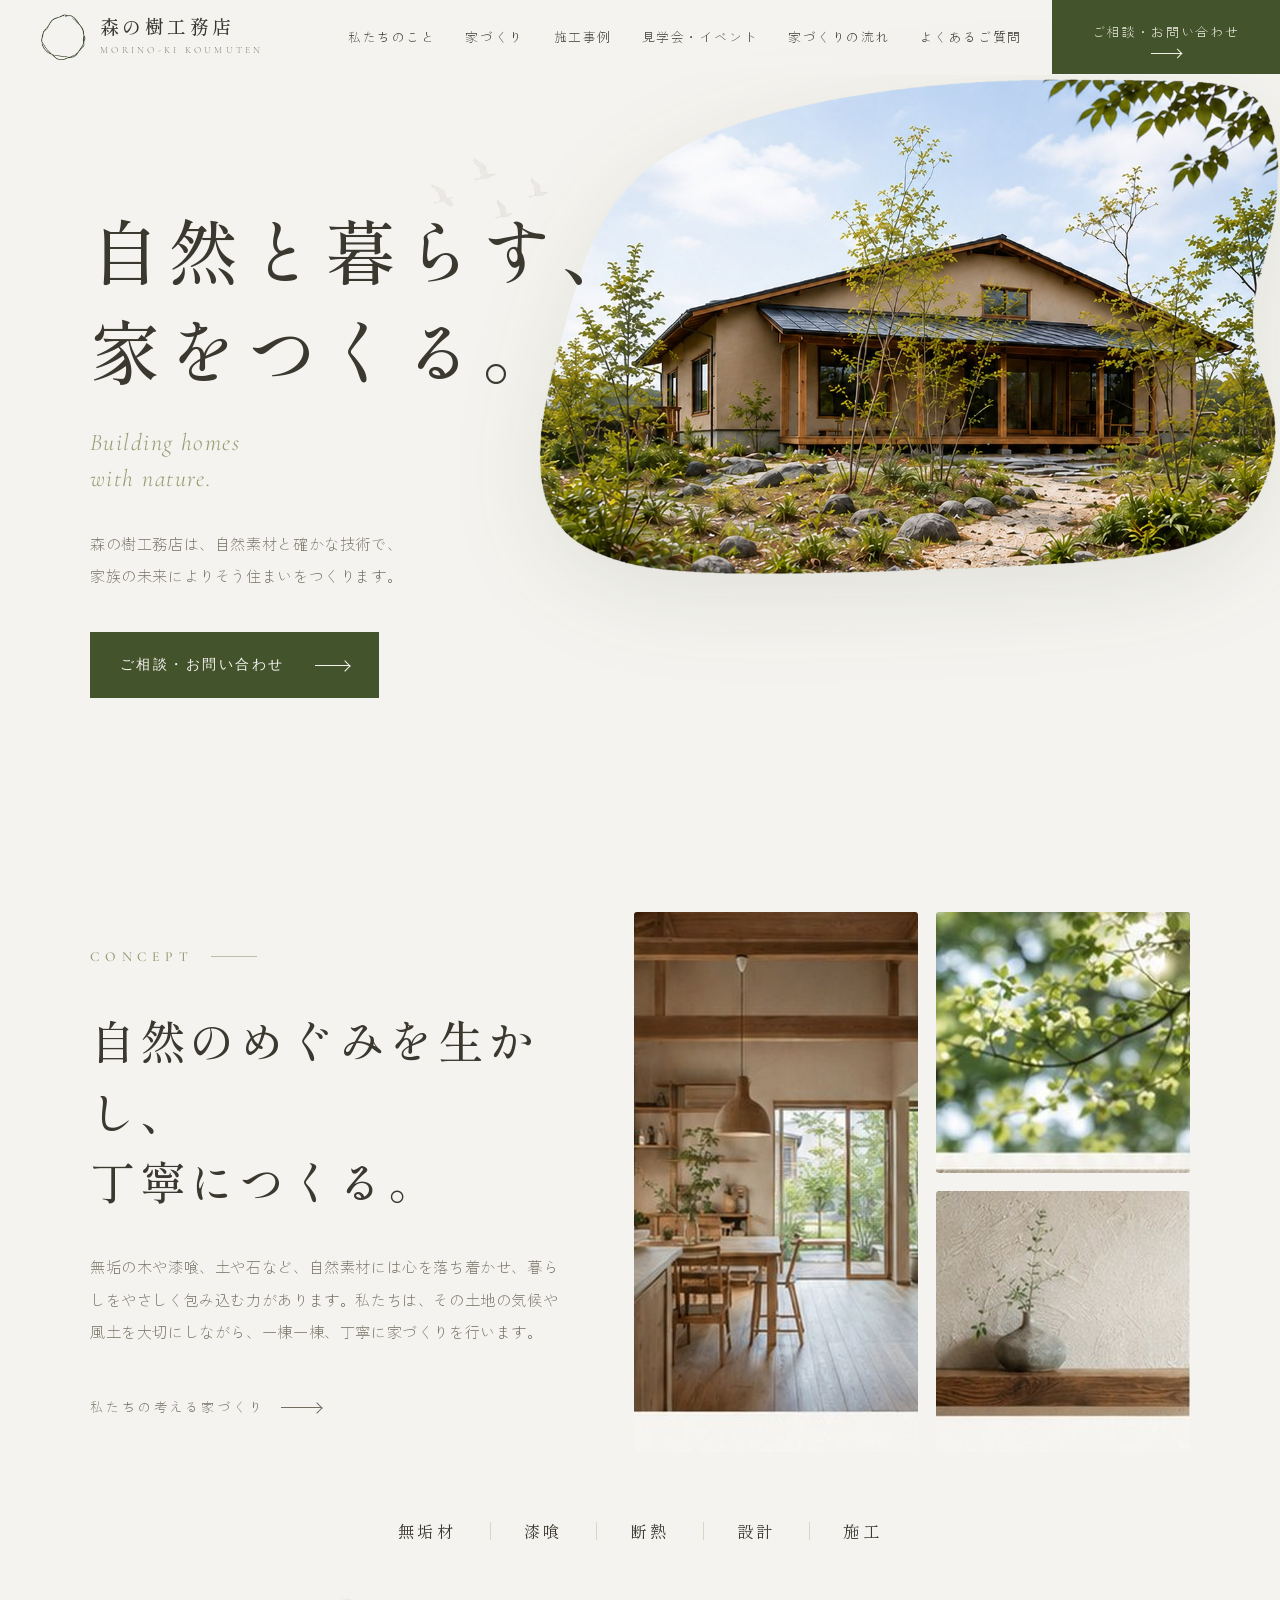
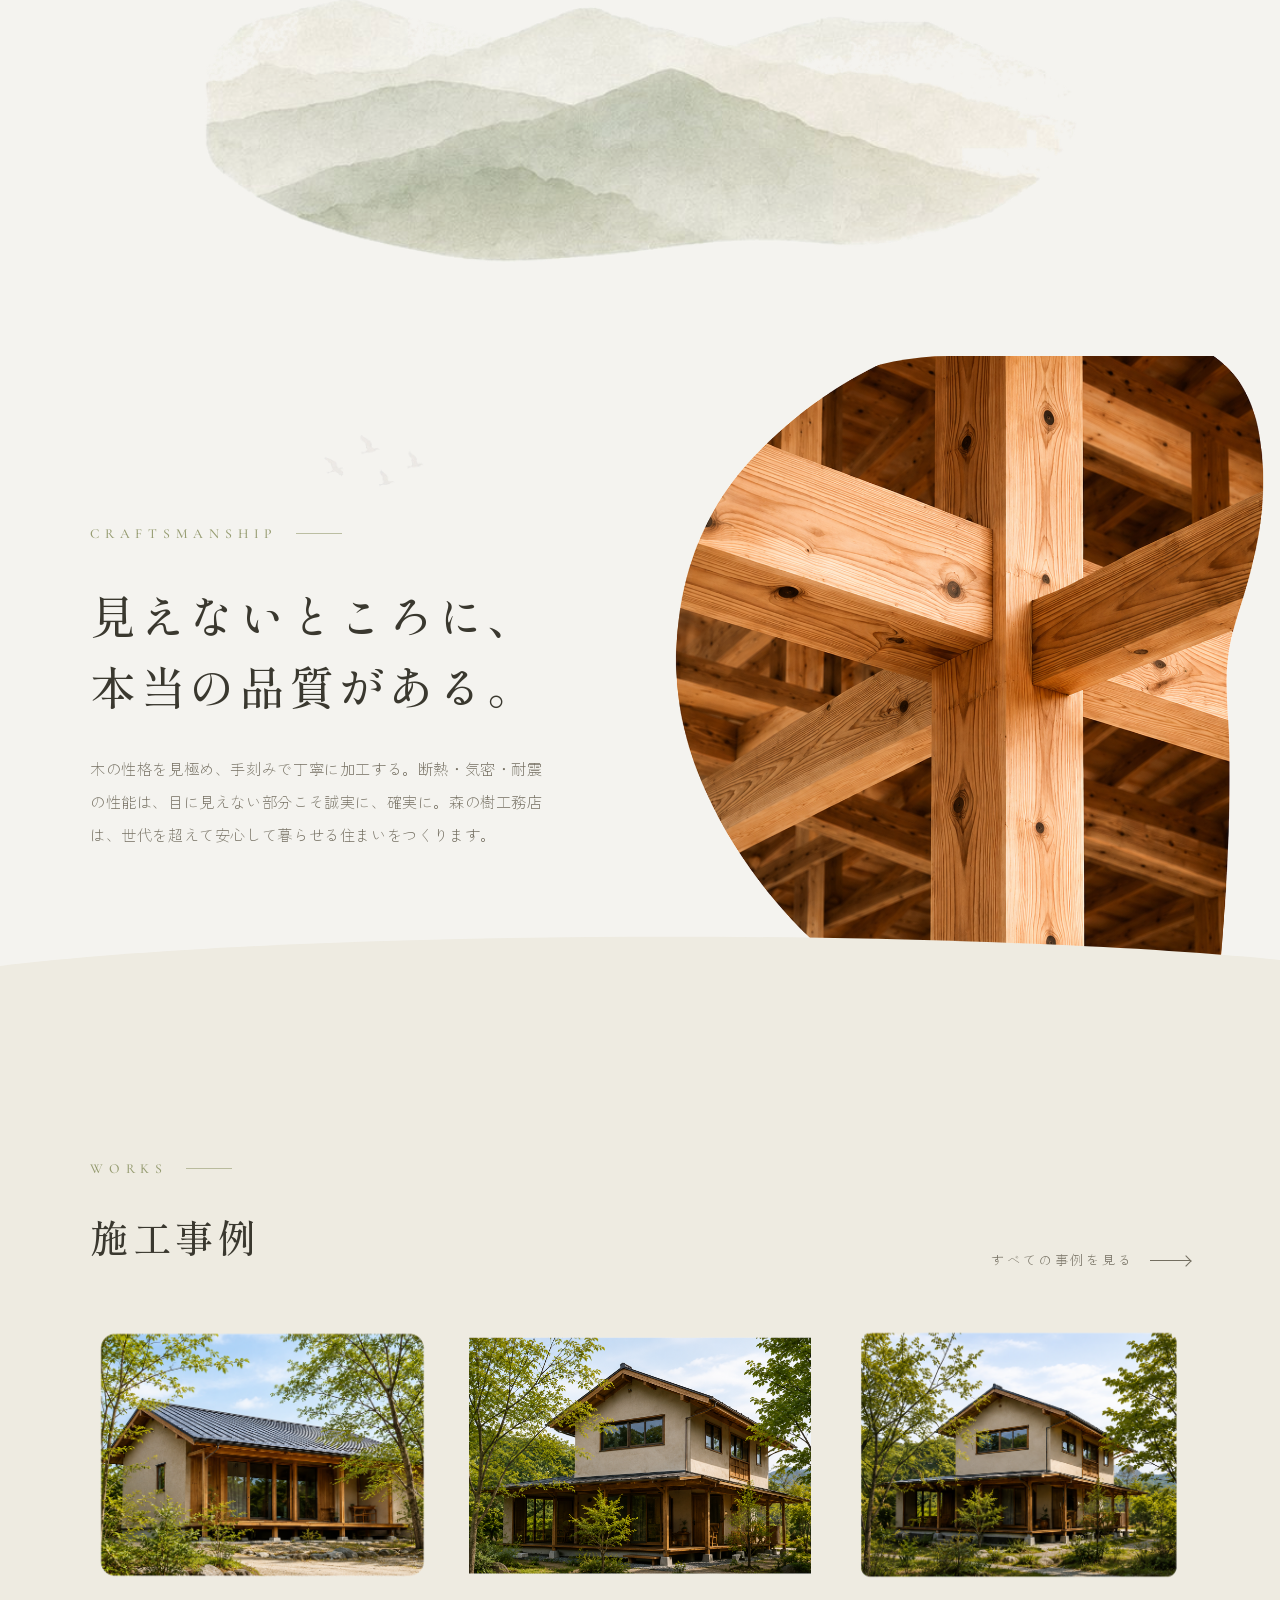
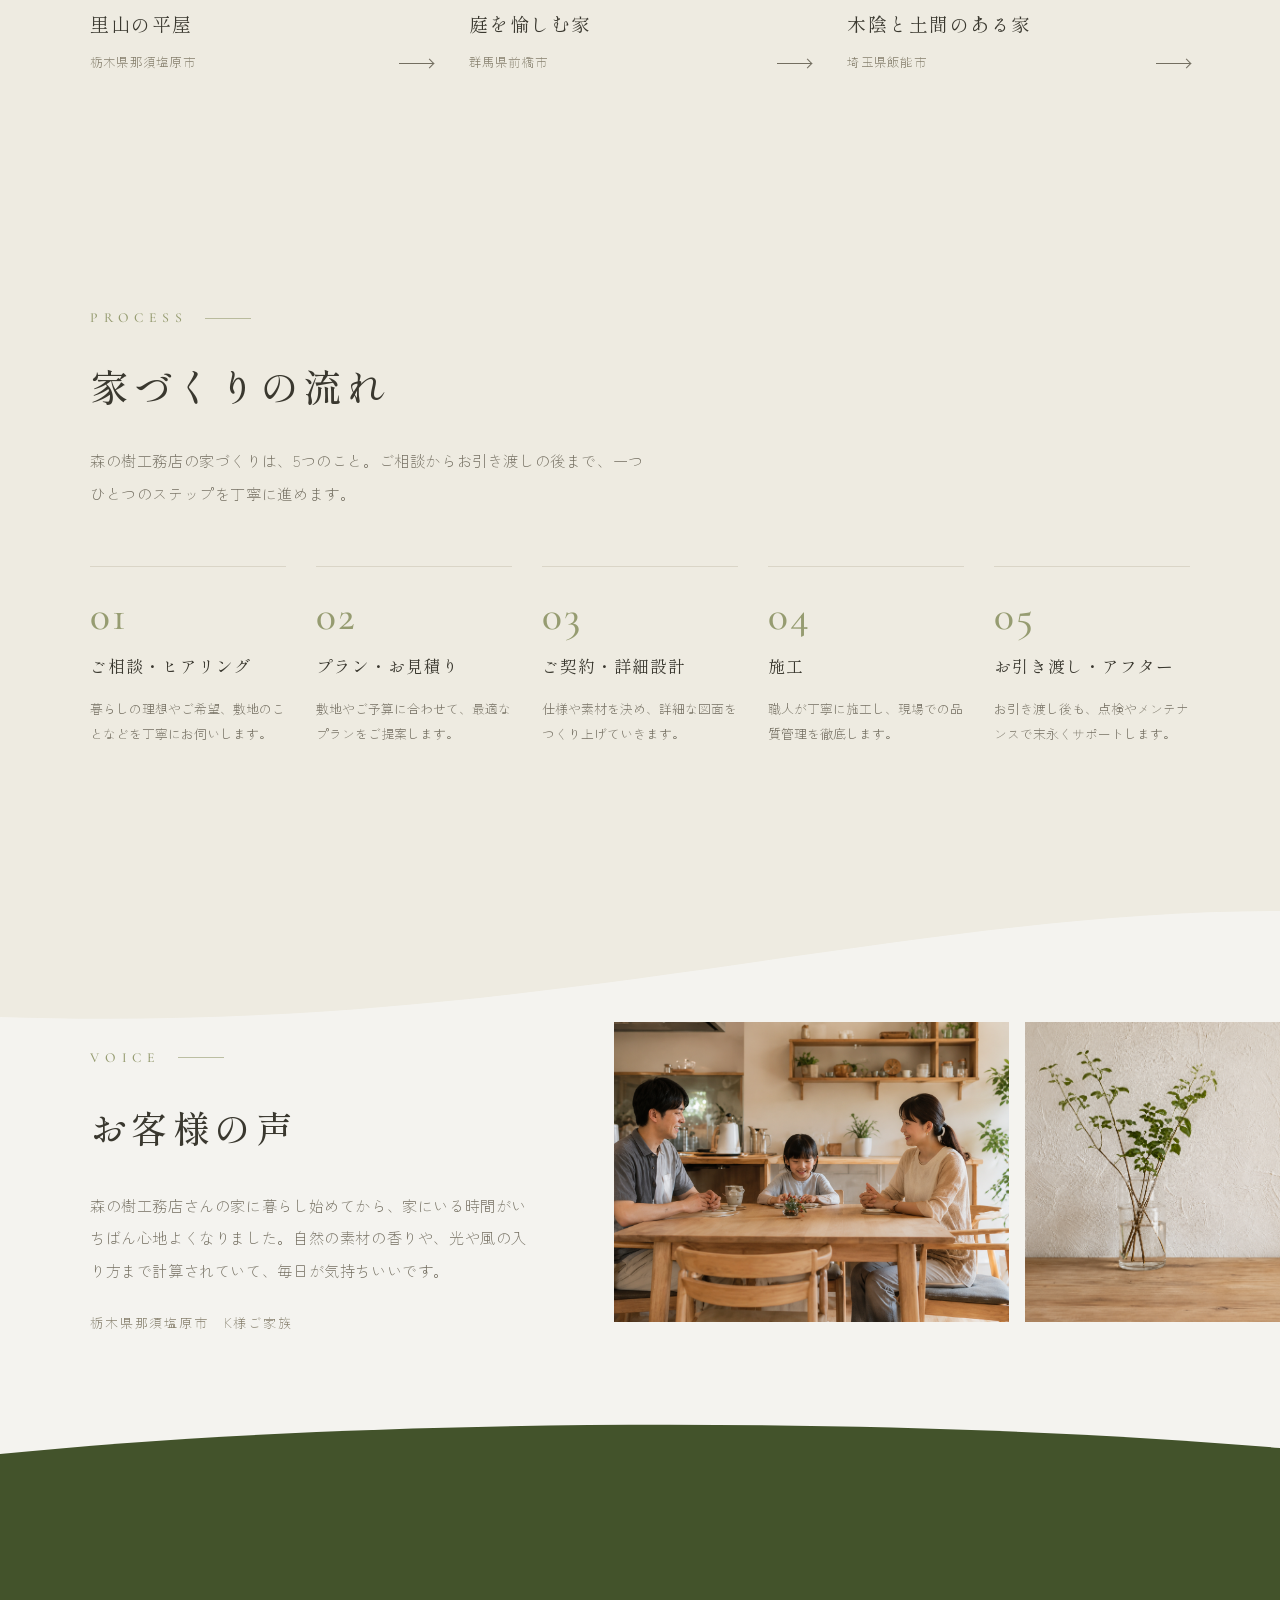
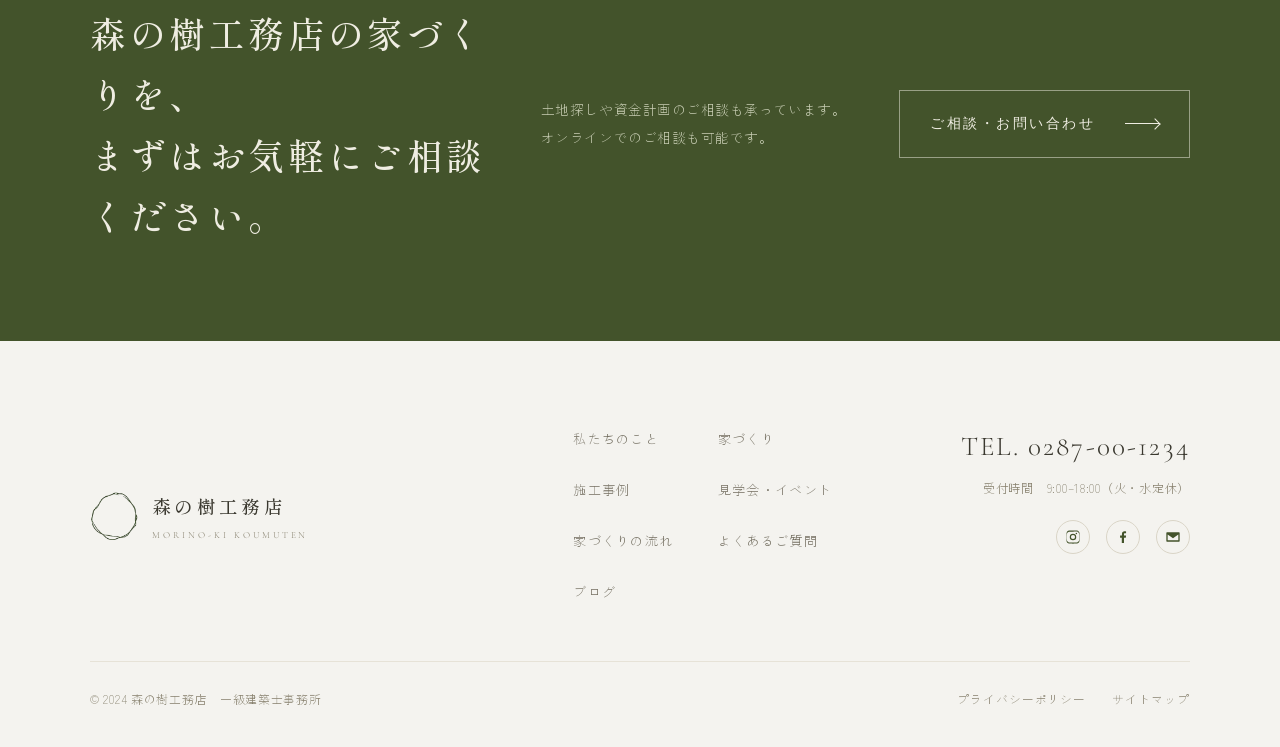
<file: sample2/morinoki_site/index.html>
<!DOCTYPE html>
<html lang="ja">
<head>
<meta charset="UTF-8">
<meta name="viewport" content="width=device-width, initial-scale=1.0">
<title>森の樹工務店 ｜ 自然と暮らす、家をつくる。</title>
<link rel="preconnect" href="https://fonts.googleapis.com">
<link rel="preconnect" href="https://fonts.gstatic.com" crossorigin>
<link href="https://fonts.googleapis.com/css2?family=Shippori+Mincho:wght@400;500;600;700&family=Zen+Kaku+Gothic+New:wght@300;400;500&family=Cormorant+Garamond:ital,wght@0,400;0,500;1,400&display=swap" rel="stylesheet">
<style>
:root{
  --bg:#F4F3EF;
  --bg-warm:#EEEBE1;
  --bg-card:#FBFAF6;
  --green:#43532B;
  --green-d:#374527;
  --sage:#969C71;
  --cream:#E9CBA6;
  --beige:#D7C3AB;
  --wood:#B8773F;
  --ink:#3A382F;
  --ink-soft:#736E60;
  --ink-faint:#857F6C;
  --line:#DAD5C7;
  --line-soft:#E6E2D7;
  --fd:"Shippori Mincho",serif;
  --fb:"Zen Kaku Gothic New",sans-serif;
  --fl:"Cormorant Garamond",serif;
  --container:1180px;
}
*{box-sizing:border-box;margin:0;padding:0}
html{scroll-behavior:smooth}
body{
  font-family:var(--fb);
  color:var(--ink);
  background:var(--bg);
  line-height:1.9;
  font-weight:300;
  -webkit-font-smoothing:antialiased;
  overflow-x:hidden;
}
img{display:block;max-width:100%}
a{color:inherit;text-decoration:none}
a:focus-visible,button:focus-visible{outline:2px solid var(--green);outline-offset:4px;border-radius:2px}
:where(section[id],#top){scroll-margin-top:96px}
.container{max-width:var(--container);margin:0 auto;padding:0 40px}

/* ---------- eyebrow label ---------- */
.eyebrow{
  font-family:var(--fl);
  font-size:.86rem;
  letter-spacing:.42em;
  text-transform:uppercase;
  color:var(--sage);
  font-weight:500;
  display:flex;align-items:center;gap:18px;
}
.eyebrow::after{content:"";width:46px;height:1px;background:var(--sage);opacity:.6}
.eyebrow.center{justify-content:center}
.eyebrow.center::before{content:"";width:46px;height:1px;background:var(--sage);opacity:.6}

h2.disp{
  font-family:var(--fd);
  font-weight:500;
  font-size:clamp(1.9rem,3.6vw,2.85rem);
  line-height:1.55;
  letter-spacing:.08em;
  color:var(--ink);
}
.lead{
  color:var(--ink-soft);
  font-size:.95rem;
  line-height:2.15;
  letter-spacing:.04em;
}
.txtlink{
  font-family:var(--fb);
  font-size:.82rem;
  letter-spacing:.22em;
  color:var(--ink-soft);
  display:inline-flex;align-items:center;gap:16px;
  transition:gap .3s ease,color .3s ease;
}
.txtlink .arrow{width:40px;height:1px;background:var(--ink-soft);position:relative;display:inline-block}
.txtlink .arrow::after{content:"";position:absolute;right:0;top:-3px;width:7px;height:7px;border-top:1px solid var(--ink-soft);border-right:1px solid var(--ink-soft);transform:rotate(45deg)}
.txtlink:hover{gap:24px;color:var(--green)}

/* ---------- buttons ---------- */
.btn{
  display:inline-flex;align-items:center;justify-content:space-between;gap:30px;
  font-family:var(--fb);font-weight:400;font-size:.86rem;letter-spacing:.18em;
  padding:20px 30px;background:var(--green);color:#F4F3EF;
  transition:background .35s ease,transform .35s ease;
}
.btn .ar{width:34px;height:1px;background:currentColor;position:relative}
.btn .ar::after{content:"";position:absolute;right:0;top:-3px;width:7px;height:7px;border-top:1px solid currentColor;border-right:1px solid currentColor;transform:rotate(45deg)}
.btn:hover{background:var(--green-d);transform:translateY(-2px)}

/* ---------- header ---------- */
header{
  position:fixed;top:0;left:0;right:0;z-index:50;
  display:flex;align-items:stretch;justify-content:space-between;
  background:rgba(244,243,239,.86);backdrop-filter:blur(8px);
  border-bottom:1px solid transparent;
  transition:background .4s ease,border-color .4s ease;
}
header.scrolled{background:rgba(244,243,239,.96);border-color:var(--line-soft)}
.brand{display:flex;align-items:center;gap:14px;padding:14px 0 14px 40px}
.brand img{width:46px;height:auto}
.brand .name{font-family:var(--fd);font-size:1.18rem;letter-spacing:.18em;color:var(--ink);font-weight:500;line-height:1.2}
.brand .romaji{font-family:var(--fl);font-size:.6rem;letter-spacing:.34em;color:var(--ink-faint);text-transform:uppercase;margin-top:3px}
nav{display:flex;align-items:center;gap:30px;margin-left:auto;padding-right:30px}
nav a{font-size:.8rem;letter-spacing:.12em;color:var(--ink);position:relative;padding:6px 0;transition:color .3s}
nav a::after{content:"";position:absolute;left:0;bottom:0;width:0;height:1px;background:var(--green);transition:width .3s}
nav a:hover{color:var(--green)}
nav a:hover::after{width:100%}
.header-cta{display:flex;flex-direction:column;align-items:center;justify-content:center;gap:8px;background:var(--green);color:#F2EFE6;padding:0 40px;font-size:.82rem;letter-spacing:.14em;transition:background .35s}
.header-cta:hover{background:var(--green-d)}
.header-cta .ar{width:30px;height:1px;background:currentColor;position:relative}
.header-cta .ar::after{content:"";position:absolute;right:0;top:-3px;width:6px;height:6px;border-top:1px solid currentColor;border-right:1px solid currentColor;transform:rotate(45deg)}
.menu-toggle{display:none}
/* ---------- mobile nav overlay ---------- */
.mobile-nav{position:fixed;inset:0;z-index:60;background:var(--bg);display:flex;flex-direction:column;justify-content:center;align-items:center;gap:6px;
  transform:translateY(-100%);transition:transform .55s cubic-bezier(.2,.7,.2,1);visibility:hidden}
body.menu-open{overflow:hidden}
body.menu-open .mobile-nav{transform:none;visibility:visible}
.mobile-nav a{font-family:var(--fd);font-size:1.25rem;letter-spacing:.16em;color:var(--ink);padding:13px}
.mobile-nav .m-cta{margin-top:22px}
.mobile-nav .close{position:absolute;top:22px;right:28px;width:40px;height:40px;border:none;background:none;cursor:pointer}
.mobile-nav .close::before,.mobile-nav .close::after{content:"";position:absolute;left:8px;top:19px;width:24px;height:1.5px;background:var(--ink)}
.mobile-nav .close::before{transform:rotate(45deg)}.mobile-nav .close::after{transform:rotate(-45deg)}

/* ---------- hero ---------- */
.hero{position:relative;padding-top:105px;min-height:88vh;display:flex;align-items:center;overflow:hidden}
.hero-photo{
  position:absolute;top:78px;right:0;width:58%;height:82%;
  z-index:0;
}
.hero-photo img{width:100%;height:100%;object-fit:contain;object-position:right top;
  filter:drop-shadow(0 24px 44px rgba(67,83,43,.10));}
@keyframes heroIn{from{opacity:0;transform:scale(1.035)}to{opacity:1;transform:none}}
.js .hero-photo{animation:heroIn 1.5s cubic-bezier(.2,.7,.2,1) both}
.hero-inner{position:relative;z-index:2;width:100%}
.hero-copy{max-width:560px}
.hero h1{
  font-family:var(--fd);font-weight:500;
  font-size:clamp(2.7rem,6vw,4.4rem);
  line-height:1.42;letter-spacing:.12em;color:var(--ink);
}
.hero .en{font-family:var(--fl);font-style:italic;font-size:1.5rem;letter-spacing:.06em;color:var(--sage);margin-top:26px;line-height:1.5}
.hero .lead{margin-top:30px;max-width:380px}
.hero .btn{margin-top:40px}
.hero-birds{position:absolute;top:20%;left:32%;width:140px;z-index:1;opacity:.9}

/* generic section spacing */
section{position:relative}
.pad{padding:120px 0}

/* ---------- concept ---------- */
.concept{padding:120px 0 90px}
.concept-grid{display:grid;grid-template-columns:0.92fr 1.08fr;gap:70px;align-items:center}
.concept-text .eyebrow{margin-bottom:34px}
.concept-text h2{margin-bottom:34px}
.concept-text .lead{margin-bottom:42px}
.concept-photos{display:grid;grid-template-columns:1.12fr 1fr;grid-template-rows:1fr 1fr;gap:18px;height:540px}
.concept-photos .p-tall{grid-row:1 / span 2;border-radius:3px;overflow:hidden;height:100%}
.concept-photos .p-tall img{width:100%;height:100%;object-fit:cover}
.concept-photos .p-s{border-radius:3px;overflow:hidden}
.concept-photos .p-s img{width:100%;height:100%;object-fit:cover}
.tags{display:flex;flex-wrap:wrap;align-items:center;gap:0;margin-top:64px;justify-content:center;
  font-family:var(--fd);letter-spacing:.2em;color:var(--ink);font-size:1.02rem}
.tags span{padding:0 34px;position:relative}
.tags span+span::before{content:"";position:absolute;left:0;top:50%;transform:translateY(-50%);width:1px;height:18px;background:var(--line)}

/* ---------- transition (mountains / 5つのこと) ---------- */
.transition{position:relative;padding:80px 0 70px}
.transition .mt{position:absolute;left:0;bottom:0;width:46%;max-width:560px;opacity:.85;z-index:0}
.transition .birds{position:absolute;top:30px;left:40%;width:130px;opacity:.8}
.trans-inner{position:relative;z-index:2;display:flex;align-items:flex-end;justify-content:flex-end;gap:40px}
.trans-copy{text-align:right}
.trans-copy h3{font-family:var(--fd);font-weight:500;font-size:clamp(1.4rem,2.4vw,1.9rem);letter-spacing:.1em;color:var(--green);line-height:1.6}
.trans-copy .sub{font-family:var(--fd);font-size:1.1rem;letter-spacing:.1em;color:var(--ink-soft);margin-top:6px}
.trans-copy .txtlink{margin-top:26px}
.pagemark{font-family:var(--fl);text-align:center;color:var(--beige)}
.pagemark .no{font-size:4.4rem;line-height:1;font-weight:500;color:#CDBFA3}
.pagemark .pg{font-size:.6rem;letter-spacing:.4em;color:var(--ink-faint);margin-top:6px}

/* ---------- craftsmanship ---------- */
.craft{position:relative;overflow:hidden;padding:130px 0;min-height:660px;display:flex;align-items:center}
.craft .container{position:relative;z-index:3;width:100%}
.craft-text{max-width:42%}
.craft-text .eyebrow{margin-bottom:32px}
.craft-text h2{margin-bottom:32px}
.craft-photo{position:absolute;top:0;right:0;width:48%;height:100%;z-index:1}
.craft-photo img{width:100%;height:100%;object-fit:cover;border-radius:46% 0 0 46% / 44% 0 0 44%}
.craft-wave{position:absolute;left:0;bottom:0;width:100%;height:104px;z-index:2;line-height:0;pointer-events:none}
.craft-wave svg{width:100%;height:100%;display:block}
.craft-birds{position:absolute;top:12%;left:24%;width:118px;opacity:.8;z-index:3;pointer-events:none}

/* ---------- works ---------- */
.works{position:relative;padding:140px 0 110px;background:var(--bg-warm)}
.sep-wave{position:absolute;top:-1px;left:0;width:100%;height:74px;line-height:0;z-index:1;pointer-events:none}
.sep-wave svg{width:100%;height:100%;display:block}
.works-head{display:flex;align-items:flex-end;justify-content:space-between;margin-bottom:54px;flex-wrap:wrap;gap:20px}
.works-head .eyebrow{margin-bottom:18px}
.works-head h2{font-family:var(--fd);font-weight:500;font-size:clamp(1.7rem,3vw,2.4rem);letter-spacing:.12em}
.works-grid{display:grid;grid-template-columns:repeat(3,1fr);gap:36px}
.work-card{cursor:pointer}
.work-card .thumb{overflow:hidden;border-radius:3px;aspect-ratio:4/3}
.work-card .thumb img{width:100%;height:100%;object-fit:cover;transition:transform .8s cubic-bezier(.2,.7,.2,1)}
.work-card:hover .thumb img{transform:scale(1.05)}
.work-card .ttl{font-family:var(--fd);font-size:1.18rem;letter-spacing:.08em;margin-top:22px;color:var(--ink)}
.work-card .meta{display:flex;align-items:center;justify-content:space-between;margin-top:10px}
.work-card .loc{font-size:.78rem;letter-spacing:.1em;color:var(--ink-faint)}
.work-card .ar{width:34px;height:1px;background:var(--ink-soft);position:relative;transition:width .3s}
.work-card .ar::after{content:"";position:absolute;right:0;top:-3px;width:6px;height:6px;border-top:1px solid var(--ink-soft);border-right:1px solid var(--ink-soft);transform:rotate(45deg)}
.work-card:hover .ar{width:48px}

/* ---------- process ---------- */
.process{padding:120px 0;background:var(--bg-warm)}
.mt-band{display:flex;justify-content:center;margin-top:46px}
.mt-band img{width:min(880px,92%);opacity:.92}
.process .eyebrow{margin-bottom:18px}
.process h2{font-family:var(--fd);font-weight:500;font-size:clamp(1.7rem,3vw,2.4rem);letter-spacing:.12em;margin-bottom:22px}
.proc-lead{max-width:560px;margin-bottom:56px}
.steps{display:grid;grid-template-columns:repeat(5,1fr);gap:30px}
.step{position:relative;padding-top:30px}
.step::before{content:"";position:absolute;top:0;left:0;width:100%;height:1px;background:var(--line)}
.step .no{font-family:var(--fl);font-size:2.6rem;font-weight:500;color:var(--sage);line-height:1;letter-spacing:.04em}
.step .st{font-family:var(--fd);font-size:1.04rem;letter-spacing:.06em;margin-top:14px;color:var(--ink)}
.step .ds{font-size:.8rem;line-height:1.95;color:var(--ink-soft);margin-top:14px}

/* ---------- voice ---------- */
.voice{position:relative;overflow:hidden;background:var(--bg);min-height:560px;padding:178px 0 170px}
.voice .container{position:relative;z-index:4}
.voice-text{max-width:40%}
.voice-text .eyebrow{margin-bottom:22px}
.voice-text h2{font-family:var(--fd);font-weight:500;font-size:clamp(1.7rem,3vw,2.3rem);letter-spacing:.12em;margin-bottom:26px}
.voice-text .lead{margin-bottom:24px}
.voice-text .who{font-size:.82rem;letter-spacing:.14em;color:var(--ink-faint)}
.voice-photos{position:absolute;top:155px;right:0;width:52%;height:300px;display:grid;grid-template-columns:1.55fr 1fr;gap:16px;z-index:1}
.voice-photos div{overflow:hidden}
.voice-photos img{width:100%;height:100%;object-fit:cover}
.voice-top{position:absolute;top:0;left:0;width:100%;height:170px;z-index:2;line-height:0;pointer-events:none}
.voice-top svg{width:100%;height:100%;display:block}
.voice-wave{position:absolute;left:0;bottom:0;width:100%;height:104px;z-index:3;line-height:0;pointer-events:none}
.voice-wave svg{width:100%;height:100%;display:block}

/* ---------- CTA band ---------- */
.cta{position:relative;background:var(--green);color:#EFEDE2;padding:96px 0;overflow:hidden}
.cta-inner{display:grid;grid-template-columns:1.3fr 1fr auto;gap:50px;align-items:center;position:relative;z-index:2}
.cta h2{font-family:var(--fd);font-weight:500;font-size:clamp(1.6rem,2.8vw,2.3rem);letter-spacing:.1em;line-height:1.7}
.cta .note{font-size:.85rem;line-height:2;color:#CBD0B7;letter-spacing:.04em}
.cta .btn{background:transparent;border:1px solid rgba(239,237,226,.5);color:#EFEDE2;white-space:nowrap}
.cta .btn:hover{background:rgba(239,237,226,.1);border-color:#EFEDE2}

/* ---------- footer ---------- */
footer{background:var(--bg);padding:80px 0 36px}
.foot-top{display:grid;grid-template-columns:1.2fr 1.4fr 1fr;gap:50px;padding-bottom:50px;border-bottom:1px solid var(--line-soft)}
.foot-brand{display:flex;align-items:center;gap:14px}
.foot-brand img{width:48px}
.foot-brand .name{font-family:var(--fd);font-size:1.16rem;letter-spacing:.18em;font-weight:500}
.foot-brand .romaji{font-family:var(--fl);font-size:.58rem;letter-spacing:.32em;color:var(--ink-faint);text-transform:uppercase;margin-top:3px}
.foot-nav{display:grid;grid-template-columns:1fr 1fr;gap:14px 30px;align-self:center}
.foot-nav a{font-size:.82rem;letter-spacing:.1em;color:var(--ink-soft);transition:color .3s}
.foot-nav a:hover{color:var(--green)}
.foot-contact{text-align:right}
.foot-contact .tel{font-family:var(--fl);font-size:1.7rem;letter-spacing:.08em;color:var(--ink)}
.foot-contact .hours{font-size:.76rem;color:var(--ink-faint);letter-spacing:.06em;margin-top:4px}
.foot-contact .social{display:flex;gap:16px;justify-content:flex-end;margin-top:20px}
.foot-contact .social a{width:34px;height:34px;border:1px solid var(--line);border-radius:50%;display:flex;align-items:center;justify-content:center;transition:border-color .3s,background .3s}
.foot-contact .social a svg{width:16px;height:16px;fill:var(--green)}
.foot-contact .social a:hover{background:var(--green)}
.foot-contact .social a:hover svg{fill:#F4F3EF}
.foot-bottom{display:flex;align-items:center;justify-content:space-between;padding-top:26px;flex-wrap:wrap;gap:12px}
.foot-bottom .copy{font-size:.74rem;color:var(--ink-faint);letter-spacing:.06em}
.foot-bottom .legal{display:flex;gap:26px}
.foot-bottom .legal a{font-size:.74rem;color:var(--ink-faint);letter-spacing:.08em}
.foot-bottom .legal a:hover{color:var(--green)}

/* ---------- reveal animation (JS-gated so content shows without JS) ---------- */
.reveal{transition:opacity 1s ease,transform 1s cubic-bezier(.2,.7,.2,1)}
.js .reveal{opacity:0;transform:translateY(26px)}
.js .reveal.in{opacity:1;transform:none}

/* ---------- responsive ---------- */
@media(max-width:980px){
  nav,.header-cta{display:none}
  .menu-toggle{display:flex;flex-direction:column;gap:5px;margin-left:auto;padding:0 40px;cursor:pointer;background:none;border:none}
  .menu-toggle span{width:26px;height:2px;background:var(--ink);display:block}
  .concept-grid,.cta-inner{grid-template-columns:1fr;gap:46px}
  .hero{display:block;min-height:auto;padding:130px 0 56px}
  .hero-photo{position:static;width:100%;height:auto;margin:0 0 4px}
  .hero-photo img{height:auto;object-fit:contain}
  .hero-birds{display:none}
  .hero-inner{position:static}
  .hero h1{font-size:clamp(2.4rem,9vw,3.4rem)}
  .craft{display:block;min-height:auto;padding:90px 0 0}
  .craft-text{max-width:none}
  .craft-photo{position:relative;width:100%;height:300px;margin-top:46px}
  .craft-photo img{border-radius:28px 28px 0 0}
  .craft-birds,.craft-wave{display:none}
  .cta .btn{justify-self:start}
}
@media(max-width:760px){
  .container{padding:0 24px}
  .brand{padding-left:24px}
  .voice{display:block;min-height:auto;padding:70px 0 0}
  .voice-text{max-width:none}
  .voice-photos{position:static;width:auto;grid-template-columns:1fr 1fr;height:280px;margin-top:36px}
  .voice-photos div{border-radius:0}
  .voice-top,.voice-wave{display:none}
  .works-grid{grid-template-columns:1fr;gap:40px}
  .steps{grid-template-columns:1fr 1fr;gap:30px 24px}
  .concept-photos{grid-template-columns:1fr 1fr}
  .foot-top{grid-template-columns:1fr;gap:34px;text-align:left}
  .foot-contact{text-align:left}.foot-contact .social{justify-content:flex-start}
  .trans-inner{flex-direction:column;align-items:flex-end}
  .tags{gap:0;font-size:.9rem}
  .tags span{padding:6px 18px}
}
@media(prefers-reduced-motion:reduce){
  .js .reveal{opacity:1;transform:none;transition:none}
  .js .hero-photo{animation:none}
  html{scroll-behavior:auto}
}
</style>
</head>
<body>
<script>document.documentElement.classList.add('js')</script>

<div class="mobile-nav" id="mnav">
  <button class="close" aria-label="閉じる"></button>
  <a href="#concept">私たちのこと</a>
  <a href="#concept">家づくり</a>
  <a href="#works">施工事例</a>
  <a href="#voice">見学会・イベント</a>
  <a href="#process">家づくりの流れ</a>
  <a href="#footer">よくあるご質問</a>
  <a class="btn m-cta" href="#cta"><span>ご相談・お問い合わせ</span><span class="ar"></span></a>
</div>


<header id="hdr">
  <a href="#top" class="brand">
    <img src="images/img01_671a2763.png" alt="森の樹工務店">
    <div><div class="name">森の樹工務店</div><div class="romaji">Morino-ki Koumuten</div></div>
  </a>
  <nav>
    <a href="#concept">私たちのこと</a>
    <a href="#concept">家づくり</a>
    <a href="#works">施工事例</a>
    <a href="#voice">見学会・イベント</a>
    <a href="#process">家づくりの流れ</a>
    <a href="#footer">よくあるご質問</a>
  </nav>
  <a href="#cta" class="header-cta"><span>ご相談・お問い合わせ</span><span class="ar"></span></a>
  <button class="menu-toggle" aria-label="メニュー"><span></span><span></span><span></span></button>
</header>

<main id="top">

  <!-- HERO -->
  <section class="hero">
    <div class="hero-photo"><img src="images/img02_b8d93ced.png" alt="森に囲まれた平屋の住まい"></div>
    <img class="hero-birds" src="images/img03_abcf7328.png" alt="">
    <div class="hero-inner"><div class="container"><div class="hero-copy reveal">
      <h1>自然と暮らす、<br>家をつくる。</h1>
      <div class="en">Building homes<br>with nature.</div>
      <p class="lead">森の樹工務店は、自然素材と確かな技術で、<br>家族の未来によりそう住まいをつくります。</p>
      <a href="#cta" class="btn"><span>ご相談・お問い合わせ</span><span class="ar"></span></a>
    </div></div></div>
  </section>

  <!-- CONCEPT -->
  <section class="concept" id="concept">
    <div class="container">
      <div class="concept-grid">
        <div class="concept-text reveal">
          <div class="eyebrow">Concept</div>
          <h2 class="disp">自然のめぐみを生かし、<br>丁寧につくる。</h2>
          <p class="lead">無垢の木や漆喰、土や石など、自然素材には心を落ち着かせ、暮らしをやさしく包み込む力があります。私たちは、その土地の気候や風土を大切にしながら、一棟一棟、丁寧に家づくりを行います。</p>
          <a href="#works" class="txtlink">私たちの考える家づくり<span class="arrow"></span></a>
        </div>
        <div class="concept-photos reveal">
          <div class="p-tall"><img src="images/img04_f3bf09df.jpg" alt="無垢材の室内"></div>
          <div class="p-s"><img src="images/img05_bc1ce7b9.jpg" alt="新緑"></div>
          <div class="p-s"><img src="images/img06_a6bda5cf.jpg" alt="漆喰の壁と花"></div>
        </div>
      </div>
      <div class="tags reveal">
        <span>無垢材</span><span>漆喰</span><span>断熱</span><span>設計</span><span>施工</span>
      </div>
    </div>
    <div class="mt-band reveal"><img src="images/img07_7ff090be.png" alt="" aria-hidden="true"></div>
  </section>

  <!-- CRAFTSMANSHIP -->
  <section class="craft" id="craft">
    <img class="craft-birds" src="images/img03_abcf7328.png" alt="" aria-hidden="true">
    <div class="craft-photo reveal"><img src="images/hari.png" alt="手刻みの木組み"></div>
    <div class="craft-wave" aria-hidden="true"><svg viewBox="0 0 1440 104" preserveAspectRatio="none"><path d="M0,104 L0,54 C360,16 1080,16 1440,48 L1440,104 Z" fill="#EEEBE1"/></svg></div>
    <div class="container">
      <div class="craft-text reveal">
        <div class="eyebrow">Craftsmanship</div>
        <h2 class="disp">見えないところに、<br>本当の品質がある。</h2>
        <p class="lead">木の性格を見極め、手刻みで丁寧に加工する。断熱・気密・耐震の性能は、目に見えない部分こそ誠実に、確実に。森の樹工務店は、世代を超えて安心して暮らせる住まいをつくります。</p>
      </div>
    </div>
  </section>

  <!-- WORKS -->
  <section class="works" id="works">
    <div class="container">
      <div class="works-head reveal">
        <div><div class="eyebrow">Works</div><h2>施工事例</h2></div>
        <a href="#works" class="txtlink">すべての事例を見る<span class="arrow"></span></a>
      </div>
      <div class="works-grid">
        <a class="work-card reveal" href="#works">
          <div class="thumb"><img src="images/jirei1.png" alt="里山の平屋"></div>
          <div class="ttl">里山の平屋</div>
          <div class="meta"><span class="loc">栃木県那須塩原市</span><span class="ar"></span></div>
        </a>
        <a class="work-card reveal" href="#works">
          <div class="thumb"><img src="images/jirei2.png" alt="庭を愉しむ家"></div>
          <div class="ttl">庭を愉しむ家</div>
          <div class="meta"><span class="loc">群馬県前橋市</span><span class="ar"></span></div>
        </a>
        <a class="work-card reveal" href="#works">
          <div class="thumb"><img src="images/jirei3.png" alt="木陰と土間のある家"></div>
          <div class="ttl">木陰と土間のある家</div>
          <div class="meta"><span class="loc">埼玉県飯能市</span><span class="ar"></span></div>
        </a>
      </div>
    </div>
  </section>

  <!-- PROCESS -->
  <section class="process" id="process">
    <div class="container">
      <div class="reveal"><div class="eyebrow">Process</div><h2>家づくりの流れ</h2>
        <p class="lead proc-lead">森の樹工務店の家づくりは、5つのこと。ご相談からお引き渡しの後まで、一つひとつのステップを丁寧に進めます。</p>
      </div>
      <div class="steps">
        <div class="step reveal"><div class="no">01</div><div class="st">ご相談・ヒアリング</div><div class="ds">暮らしの理想やご希望、敷地のことなどを丁寧にお伺いします。</div></div>
        <div class="step reveal"><div class="no">02</div><div class="st">プラン・お見積り</div><div class="ds">敷地やご予算に合わせて、最適なプランをご提案します。</div></div>
        <div class="step reveal"><div class="no">03</div><div class="st">ご契約・詳細設計</div><div class="ds">仕様や素材を決め、詳細な図面をつくり上げていきます。</div></div>
        <div class="step reveal"><div class="no">04</div><div class="st">施工</div><div class="ds">職人が丁寧に施工し、現場での品質管理を徹底します。</div></div>
        <div class="step reveal"><div class="no">05</div><div class="st">お引き渡し・アフター</div><div class="ds">お引き渡し後も、点検やメンテナンスで末永くサポートします。</div></div>
      </div>
    </div>
  </section>

  <!-- VOICE -->
  <section class="voice" id="voice">
    <div class="voice-photos reveal">
      <div><img src="images/koe1.png" alt="ご家族の暮らし"></div>
      <div><img src="images/koe2.png" alt="室内のしつらえ"></div>
    </div>
    <div class="voice-top" aria-hidden="true"><svg viewBox="0 0 1440 170" preserveAspectRatio="none"><path d="M0,0 H1440 V44 C1000,44 600,168 0,150 Z" fill="#EEEBE1"/></svg></div>
    <div class="voice-wave" aria-hidden="true"><svg viewBox="0 0 1440 104" preserveAspectRatio="none"><path d="M0,104 L0,52 C420,14 1020,14 1440,46 L1440,104 Z" fill="#43532B"/></svg></div>
    <div class="container">
      <div class="voice-text reveal">
        <div class="eyebrow">Voice</div>
        <h2>お客様の声</h2>
        <p class="lead">森の樹工務店さんの家に暮らし始めてから、家にいる時間がいちばん心地よくなりました。自然の素材の香りや、光や風の入り方まで計算されていて、毎日が気持ちいいです。</p>
        <div class="who">栃木県那須塩原市　K様ご家族</div>
      </div>
    </div>
  </section>

  <!-- CTA -->
  <section class="cta" id="cta">
    <div class="container"><div class="cta-inner reveal">
      <h2>森の樹工務店の家づくりを、<br>まずはお気軽にご相談ください。</h2>
      <p class="note">土地探しや資金計画のご相談も承っています。<br>オンラインでのご相談も可能です。</p>
      <a href="#" class="btn"><span>ご相談・お問い合わせ</span><span class="ar"></span></a>
    </div></div>
  </section>

</main>

<!-- FOOTER -->
<footer id="footer">
  <div class="container">
    <div class="foot-top">
      <a href="#top" class="foot-brand">
        <img src="images/img01_671a2763.png" alt="森の樹工務店">
        <div><div class="name">森の樹工務店</div><div class="romaji">Morino-ki Koumuten</div></div>
      </a>
      <nav class="foot-nav">
        <a href="#concept">私たちのこと</a><a href="#concept">家づくり</a>
        <a href="#works">施工事例</a><a href="#voice">見学会・イベント</a>
        <a href="#process">家づくりの流れ</a><a href="#footer">よくあるご質問</a>
        <a href="#">ブログ</a>
      </nav>
      <div class="foot-contact">
        <div class="tel">TEL. 0287-00-1234</div>
        <div class="hours">受付時間　9:00–18:00（火・水定休）</div>
        <div class="social">
          <a href="#" aria-label="Instagram"><svg viewBox="0 0 24 24"><path d="M12 2.2c3.2 0 3.6 0 4.9.07 1.2.05 1.8.25 2.2.42.6.2 1 .5 1.4.9.4.4.7.8.9 1.4.17.4.37 1 .42 2.2.06 1.3.07 1.7.07 4.9s0 3.6-.07 4.9c-.05 1.2-.25 1.8-.42 2.2-.2.6-.5 1-.9 1.4-.4.4-.8.7-1.4.9-.4.17-1 .37-2.2.42-1.3.06-1.7.07-4.9.07s-3.6 0-4.9-.07c-1.2-.05-1.8-.25-2.2-.42-.6-.2-1-.5-1.4-.9-.4-.4-.7-.8-.9-1.4-.17-.4-.37-1-.42-2.2C2.2 15.6 2.2 15.2 2.2 12s0-3.6.07-4.9c.05-1.2.25-1.8.42-2.2.2-.6.5-1 .9-1.4.4-.4.8-.7 1.4-.9.4-.17 1-.37 2.2-.42C8.4 2.2 8.8 2.2 12 2.2zm0 1.8c-3.1 0-3.5 0-4.7.07-1.1.05-1.7.24-2.1.4-.5.2-.9.43-1.3.83-.4.4-.63.8-.83 1.3-.16.4-.35 1-.4 2.1C2.6 9.7 2.6 10.1 2.6 12s0 2.3.07 3.5c.05 1.1.24 1.7.4 2.1.2.5.43.9.83 1.3.4.4.8.63 1.3.83.4.16 1 .35 2.1.4 1.2.07 1.6.07 4.7.07s3.5 0 4.7-.07c1.1-.05 1.7-.24 2.1-.4.5-.2.9-.43 1.3-.83.4-.4.63-.8.83-1.3.16-.4.35-1 .4-2.1.07-1.2.07-1.6.07-3.5s0-2.3-.07-3.5c-.05-1.1-.24-1.7-.4-2.1-.2-.5-.43-.9-.83-1.3-.4-.4-.8-.63-1.3-.83-.4-.16-1-.35-2.1-.4C15.5 4 15.1 4 12 4zm0 3.1A4.9 4.9 0 1012 16.9 4.9 4.9 0 0012 7.1zm0 8a3.1 3.1 0 110-6.2 3.1 3.1 0 010 6.2zm6.2-8.2a1.15 1.15 0 11-2.3 0 1.15 1.15 0 012.3 0z"/></svg></a>
          <a href="#" aria-label="Facebook"><svg viewBox="0 0 24 24"><path d="M13.5 21v-8h2.7l.4-3.1h-3.1V7.9c0-.9.25-1.5 1.5-1.5h1.6V3.6c-.3 0-1.2-.1-2.3-.1-2.3 0-3.9 1.4-3.9 4v2.3H7.6V13h2.6v8h3.3z"/></svg></a>
          <a href="#" aria-label="Mail"><svg viewBox="0 0 24 24"><path d="M3 5h18a1 1 0 011 1v12a1 1 0 01-1 1H3a1 1 0 01-1-1V6a1 1 0 011-1zm9 7.2L4.3 7H19.7L12 12.2zM4 8.3V17h16V8.3l-8 5.4-8-5.4z"/></svg></a>
        </div>
      </div>
    </div>
    <div class="foot-bottom">
      <div class="copy">© 2024 森の樹工務店　一級建築士事務所</div>
      <div class="legal"><a href="#">プライバシーポリシー</a><a href="#">サイトマップ</a></div>
    </div>
  </div>
</footer>

<script>
const hdr=document.getElementById('hdr');
addEventListener('scroll',()=>{hdr.classList.toggle('scrolled',scrollY>40)},{passive:true});
const io=new IntersectionObserver((es)=>{es.forEach(e=>{if(e.isIntersecting){e.target.classList.add('in');io.unobserve(e.target)}})},{threshold:.12});
document.querySelectorAll('.reveal').forEach((el,i)=>{el.style.transitionDelay=(Math.min(i%3,3)*0.08)+'s';io.observe(el)});
const mnav=document.getElementById('mnav');
document.querySelector('.menu-toggle').addEventListener('click',()=>document.body.classList.add('menu-open'));
mnav.querySelector('.close').addEventListener('click',()=>document.body.classList.remove('menu-open'));
mnav.querySelectorAll('a').forEach(a=>a.addEventListener('click',()=>document.body.classList.remove('menu-open')));
</script>
</body>
</html>
</file>
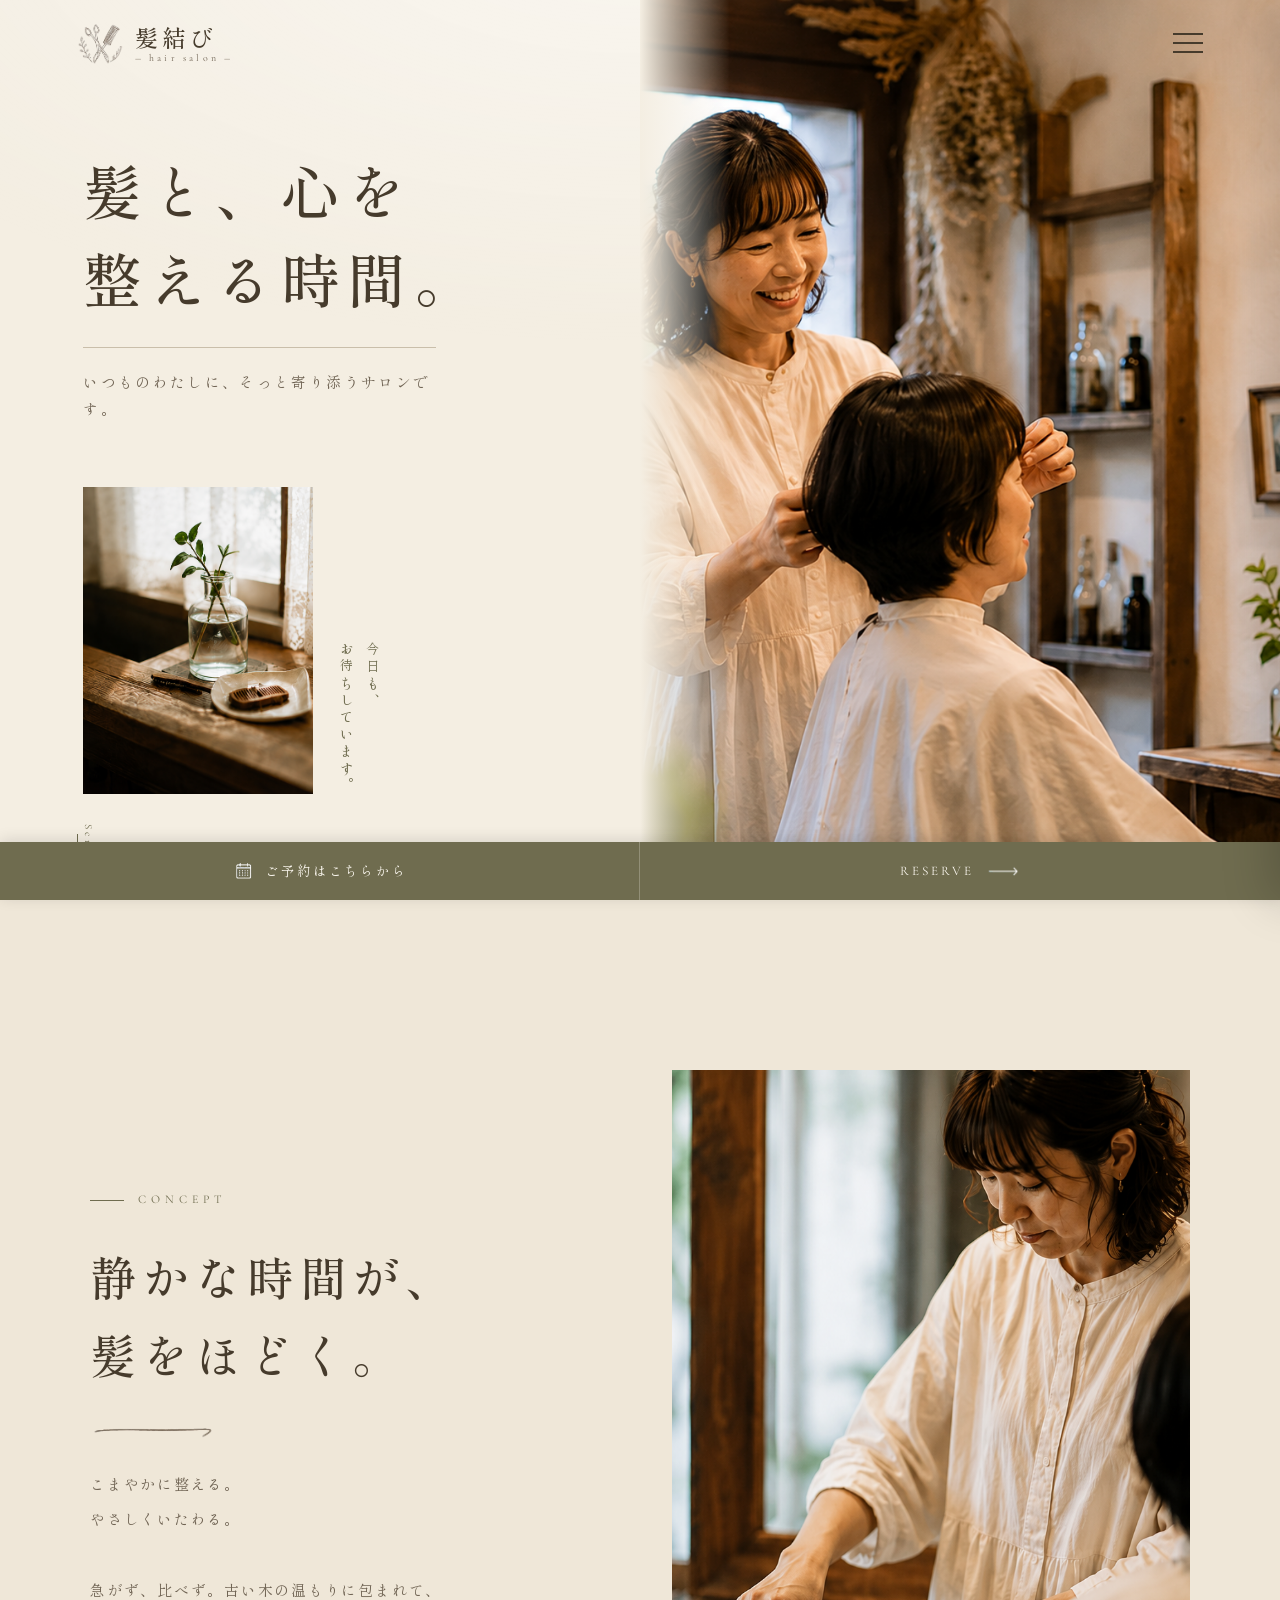
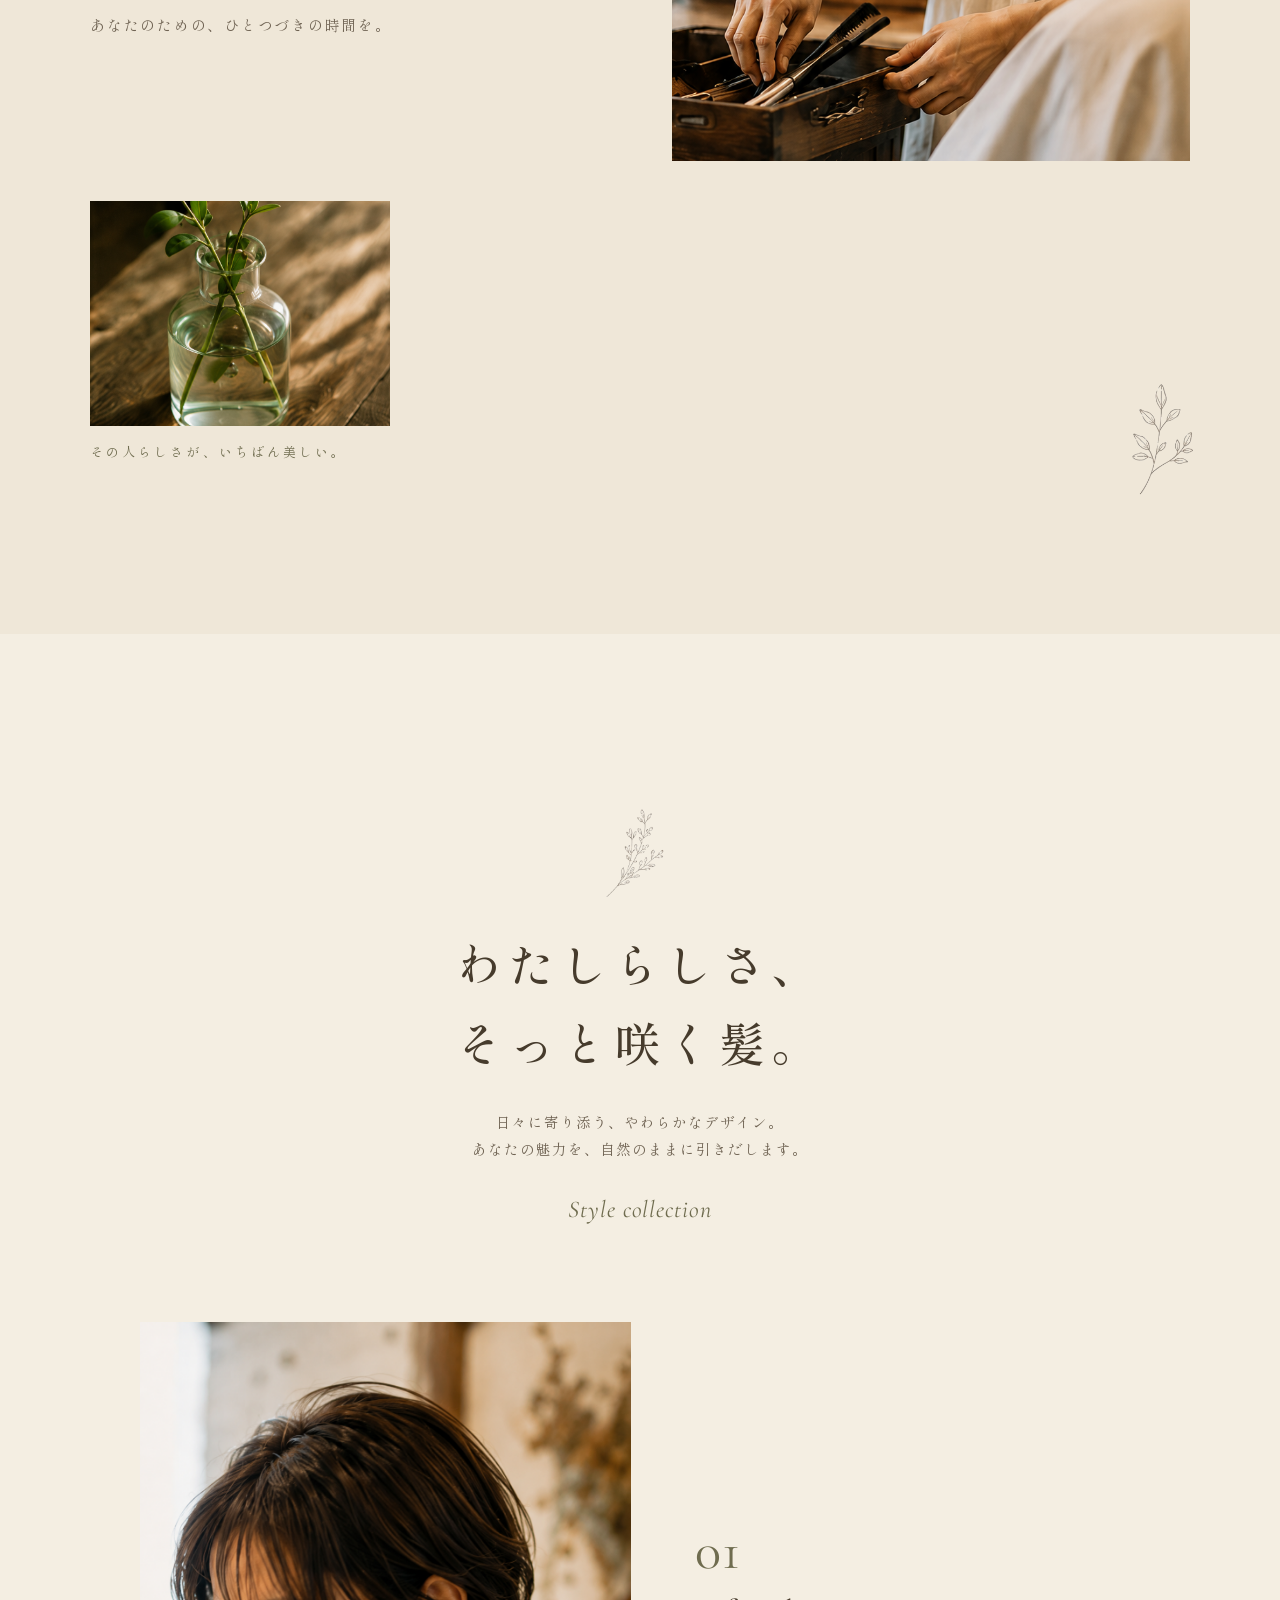
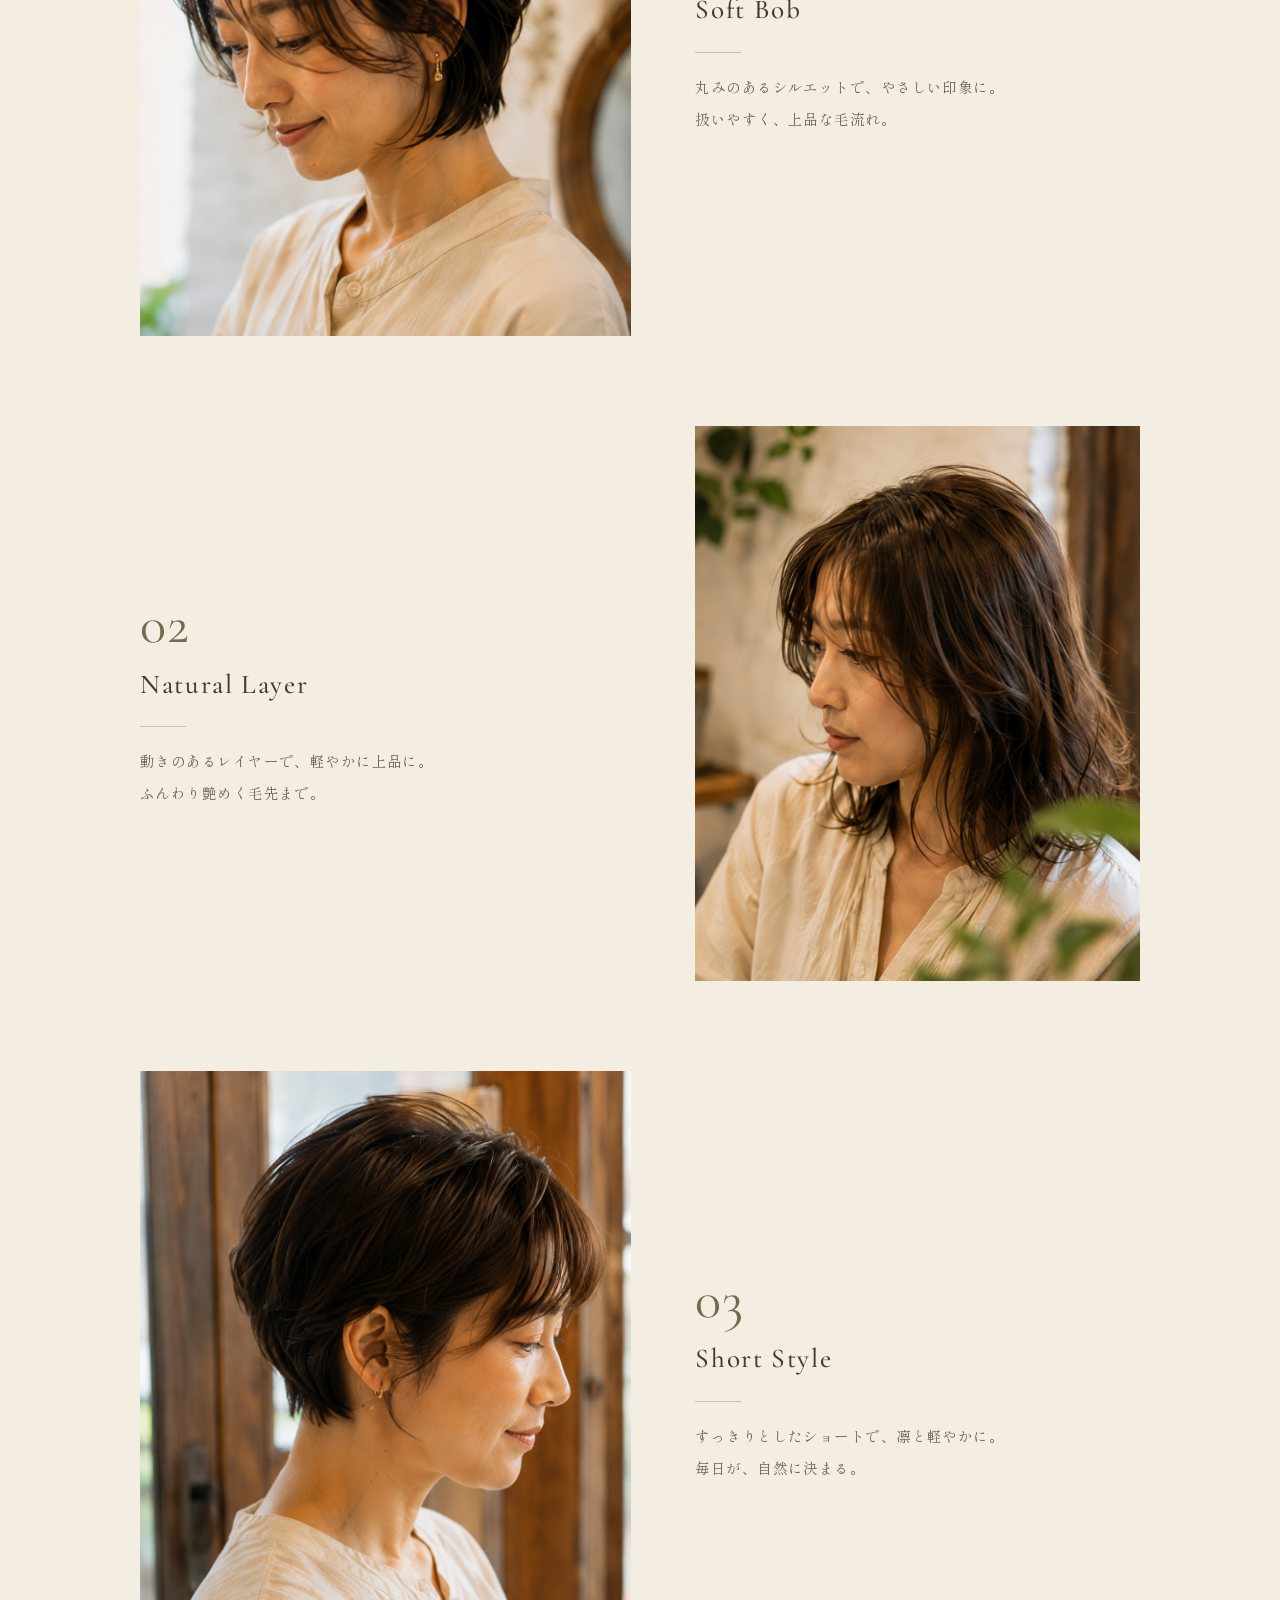
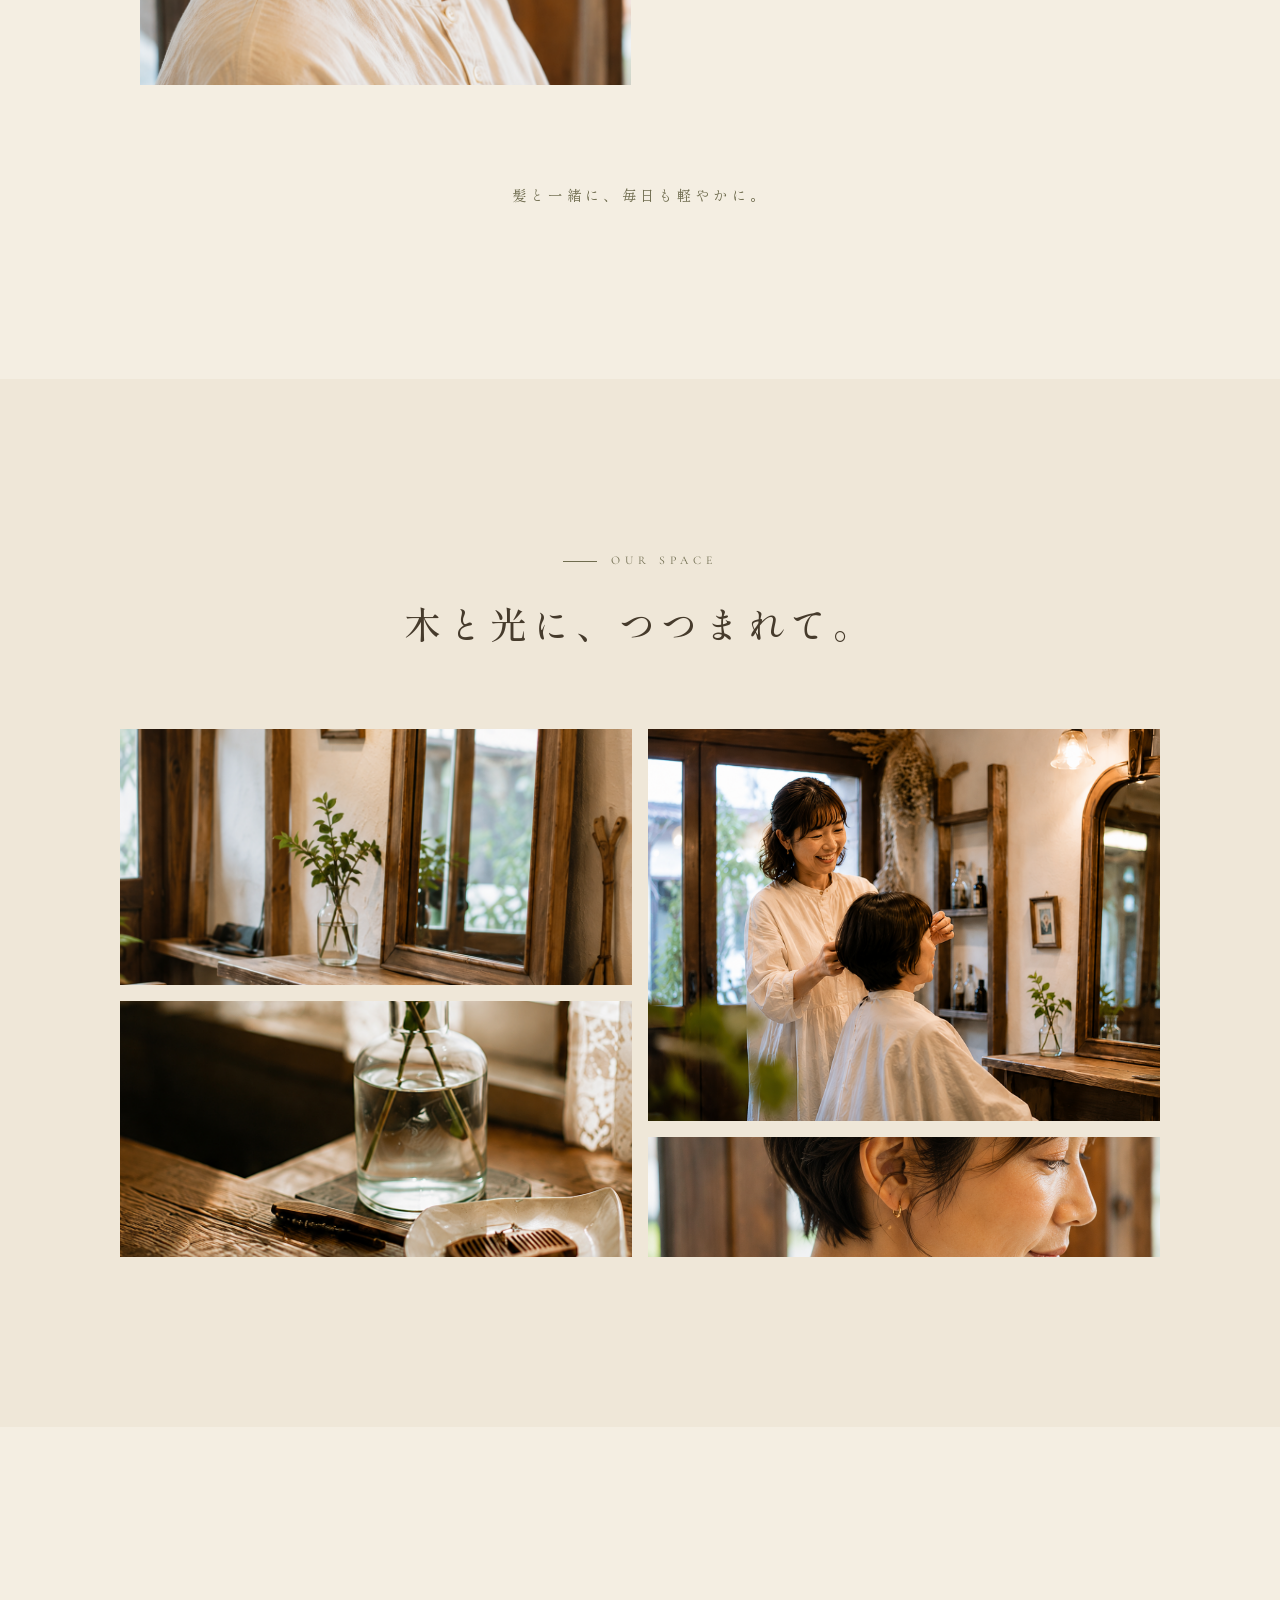
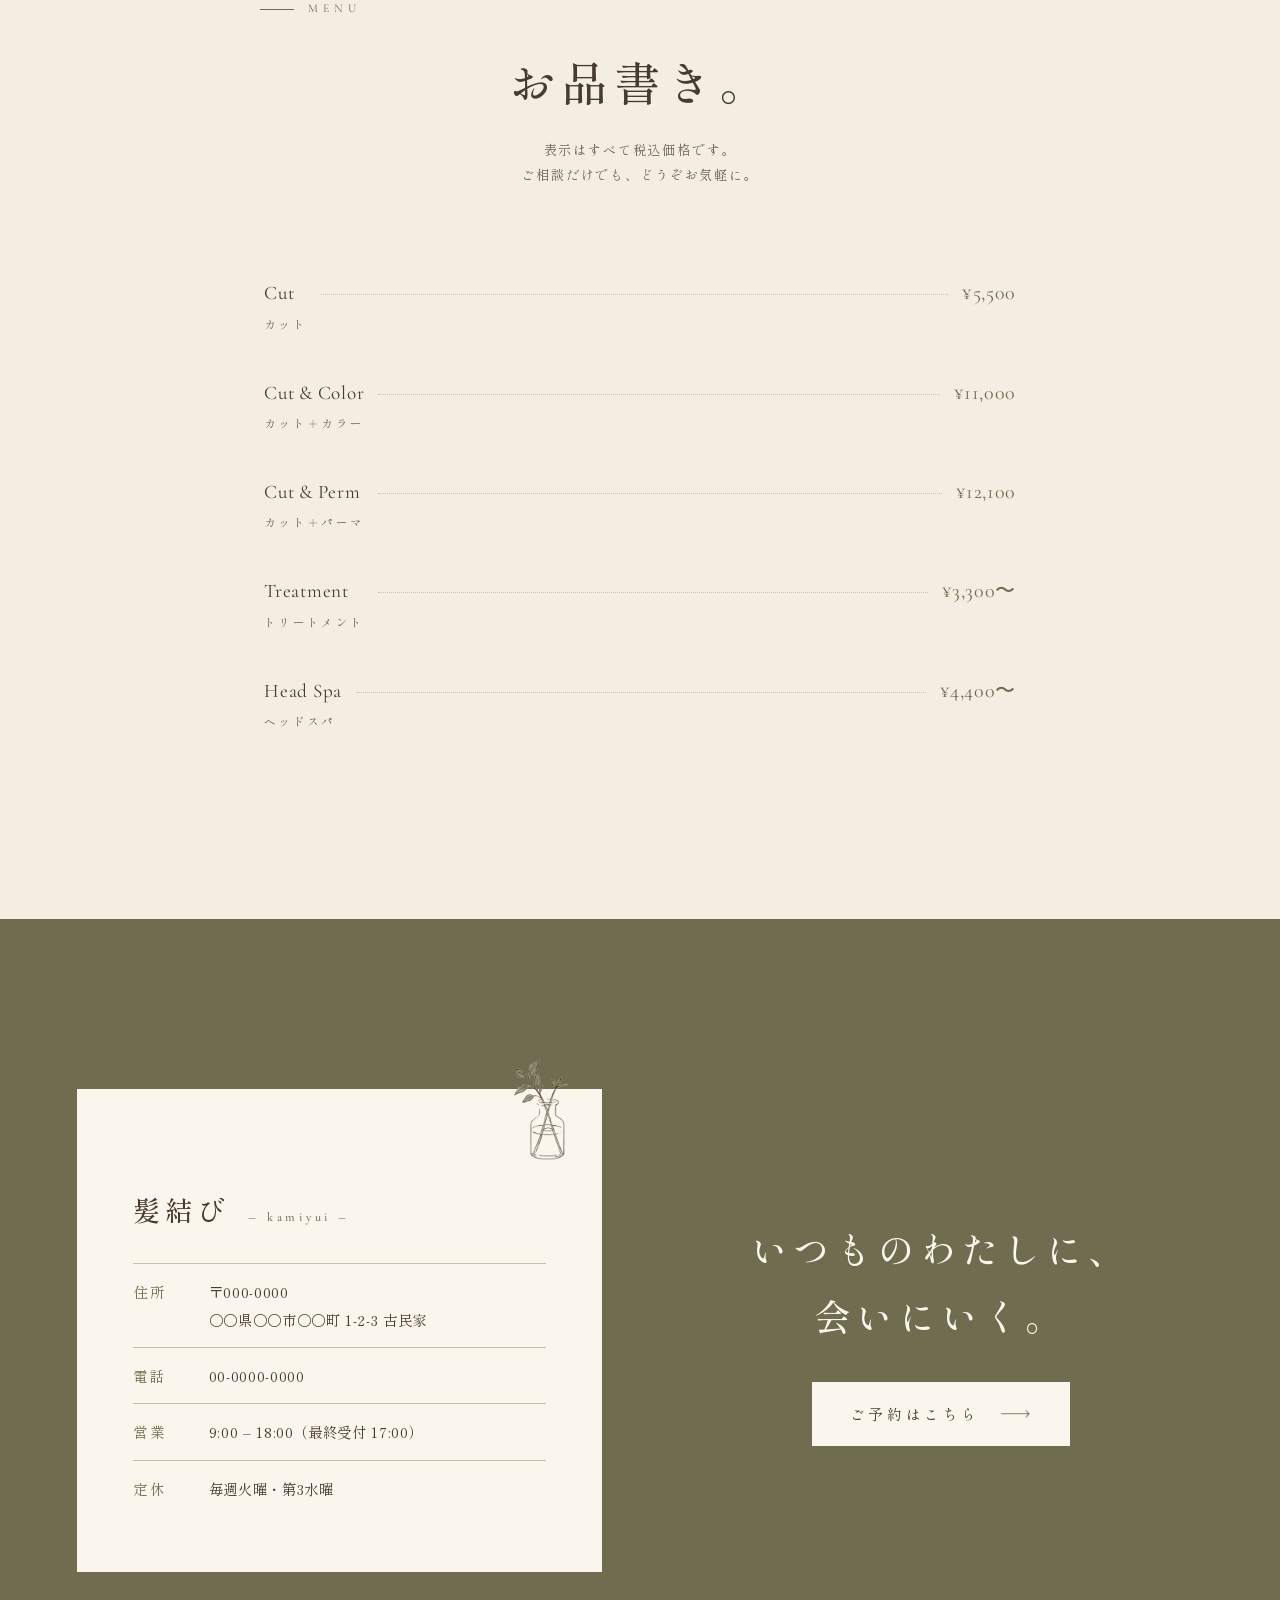
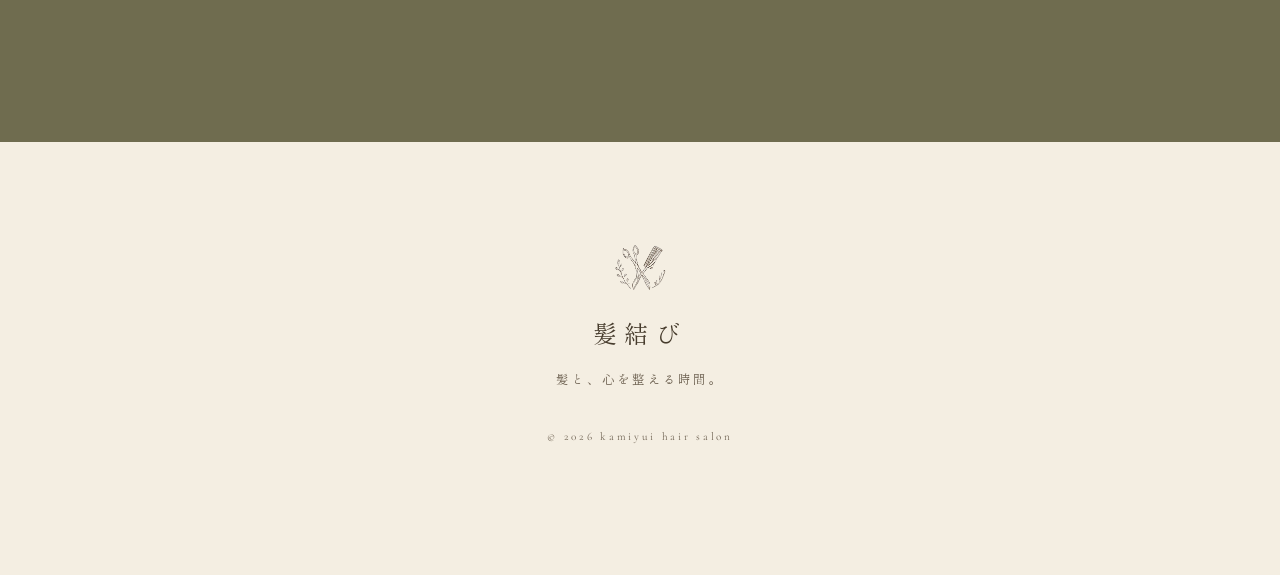
<file: sample4/site/index.html>
<!DOCTYPE html>
<html lang="ja">
<head>
<meta charset="UTF-8" />
<meta name="viewport" content="width=device-width, initial-scale=1.0" />
<title>髪結び ｜ kamiyui hair salon</title>
<meta name="description" content="髪結び（かみゆい）― 髪と、心を整える時間。静かな古民家サロンで、いつものわたしに、そっと寄り添う。" />
<link rel="preconnect" href="https://fonts.googleapis.com">
<link rel="preconnect" href="https://fonts.gstatic.com" crossorigin>
<link href="https://fonts.googleapis.com/css2?family=Shippori+Mincho:wght@400;500;600&family=Cormorant+Garamond:ital,wght@0,400;0,500;1,400&display=swap" rel="stylesheet">
<link rel="stylesheet" href="css/style.css" />
</head>
<body>

<!-- ============ HEADER ============ -->
<header class="site-header" id="top">
  <a href="#top" class="logo">
    <img src="images/parts/scissors_comb.png" alt="" class="logo__mark" />
    <span class="logo__text">
      <span class="logo__name">髪結び</span>
      <span class="logo__sub">― hair salon ―</span>
    </span>
  </a>
  <button class="nav-toggle" aria-label="メニューを開く" aria-expanded="false">
    <span></span><span></span><span></span>
  </button>
</header>

<!-- ============ NAV DRAWER ============ -->
<div class="nav-backdrop" aria-hidden="true"></div>
<nav class="nav-overlay" aria-hidden="true">
  <ul class="nav-list">
    <li><a href="#concept"><span class="en">Concept</span><span class="ja">コンセプト</span></a></li>
    <li><a href="#styles"><span class="en">Style</span><span class="ja">スタイル</span></a></li>
    <li><a href="#gallery"><span class="en">Gallery</span><span class="ja">店内</span></a></li>
    <li><a href="#menu"><span class="en">Menu</span><span class="ja">メニュー</span></a></li>
    <li><a href="#info"><span class="en">Information</span><span class="ja">店舗情報</span></a></li>
  </ul>
  <p class="nav-overlay__foot">髪と、心を整える時間。</p>
</nav>

<main>

  <!-- ============ HERO ============ -->
  <section class="hero">
    <div class="hero__left">
      <div class="hero__copy">
        <h1 class="hero__title">
          <span>髪と、心を</span>
          <span>整える時間。</span>
        </h1>
        <p class="hero__lead">いつものわたしに、そっと寄り添うサロンです。</p>
      </div>
      <div class="hero__still">
        <img src="images/photos/still-vase-comb.png" alt="窓辺の一輪挿しと櫛" />
        <p class="hero__still-cap">今日も、<br>お待ちしています。</p>
      </div>
    </div>
    <div class="hero__media">
      <img src="images/photos/hero-salon.png" alt="古民家サロンで髪を整える様子" />
    </div>
    <span class="hero__scroll">Scroll</span>
  </section>

  <!-- ============ CONCEPT ============ -->
  <section class="concept" id="concept">
    <div class="concept__inner">
      <div class="concept__text">
        <p class="section-label"><span>Concept</span></p>
        <h2 class="vtitle">静かな時間が、<br>髪をほどく。</h2>
        <img src="images/parts/underline.png" alt="" class="concept__rule" />
        <p class="concept__body">
          こまやかに整える。<br>
          やさしくいたわる。<br><br>
          急がず、比べず。古い木の温もりに包まれて、<br>
          あなたのための、ひとつづきの時間を。
        </p>
      </div>
      <figure class="concept__photo">
        <img src="images/photos/work-tools.png" alt="道具を手に取る美容師" />
      </figure>
      <figure class="concept__sub">
        <img src="images/photos/still-vase-wood.png" alt="木のテーブルの一輪挿し" />
        <figcaption>その人らしさが、いちばん美しい。</figcaption>
      </figure>
      <img src="images/parts/sprig_left.png" alt="" class="concept__sprig" />
    </div>
  </section>

  <!-- ============ STYLES ============ -->
  <section class="styles" id="styles">
    <header class="styles__head">
      <img src="images/parts/sprig_center.png" alt="" class="styles__sprig" />
      <h2 class="vtitle styles__title">わたしらしさ、<br>そっと咲く髪。</h2>
      <p class="styles__intro">日々に寄り添う、やわらかなデザイン。<br>あなたの魅力を、自然のままに引きだします。</p>
      <p class="styles__script">Style collection</p>
    </header>

    <ol class="style-list">
      <li class="style-card">
        <figure class="style-card__img"><img src="images/photos/style-shortbob.png" alt="ソフトボブのスタイル" /></figure>
        <div class="style-card__body">
          <span class="style-card__no">01</span>
          <h3 class="style-card__name">Soft Bob</h3>
          <p class="style-card__desc">丸みのあるシルエットで、やさしい印象に。<br>扱いやすく、上品な毛流れ。</p>
        </div>
      </li>
      <li class="style-card style-card--rev">
        <figure class="style-card__img"><img src="images/photos/style-layer.png" alt="ナチュラルレイヤーのスタイル" /></figure>
        <div class="style-card__body">
          <span class="style-card__no">02</span>
          <h3 class="style-card__name">Natural Layer</h3>
          <p class="style-card__desc">動きのあるレイヤーで、軽やかに上品に。<br>ふんわり艶めく毛先まで。</p>
        </div>
      </li>
      <li class="style-card">
        <figure class="style-card__img"><img src="images/photos/style-short.png" alt="ショートスタイル" /></figure>
        <div class="style-card__body">
          <span class="style-card__no">03</span>
          <h3 class="style-card__name">Short Style</h3>
          <p class="style-card__desc">すっきりとしたショートで、凛と軽やかに。<br>毎日が、自然に決まる。</p>
        </div>
      </li>
    </ol>
    <p class="styles__foot">髪と一緒に、毎日も軽やかに。</p>
  </section>

  <!-- ============ GALLERY ============ -->
  <section class="gallery" id="gallery">
    <p class="section-label section-label--center"><span>Our Space</span></p>
    <h2 class="gallery__title">木と光に、つつまれて。</h2>
    <div class="gallery__grid">
      <figure class="g g1"><img src="images/photos/interior-mirror.png" alt="古い鏡のある店内" /></figure>
      <figure class="g g2"><img src="images/photos/hero-salon.png" alt="施術中のサロン" /></figure>
      <figure class="g g3"><img src="images/photos/still-vase-comb.png" alt="窓辺の静物" /></figure>
      <figure class="g g4"><img src="images/photos/style-short.png" alt="ショートスタイル" /></figure>
    </div>
  </section>

  <!-- ============ MENU ============ -->
  <section class="menu" id="menu">
    <div class="menu__inner">
      <header class="menu__head">
        <p class="section-label"><span>Menu</span></p>
        <h2 class="vtitle">お品書き。</h2>
        <p class="menu__note">表示はすべて税込価格です。<br>ご相談だけでも、どうぞお気軽に。</p>
      </header>
      <dl class="menu__list">
        <div class="menu__row"><dt>Cut <span>カット</span></dt><dd class="dots"></dd><dd class="price">¥5,500</dd></div>
        <div class="menu__row"><dt>Cut &amp; Color <span>カット＋カラー</span></dt><dd class="dots"></dd><dd class="price">¥11,000</dd></div>
        <div class="menu__row"><dt>Cut &amp; Perm <span>カット＋パーマ</span></dt><dd class="dots"></dd><dd class="price">¥12,100</dd></div>
        <div class="menu__row"><dt>Treatment <span>トリートメント</span></dt><dd class="dots"></dd><dd class="price">¥3,300〜</dd></div>
        <div class="menu__row"><dt>Head Spa <span>ヘッドスパ</span></dt><dd class="dots"></dd><dd class="price">¥4,400〜</dd></div>
      </dl>
    </div>
  </section>

  <!-- ============ INFO ============ -->
  <section class="info" id="info">
    <div class="info__card">
      <img src="images/parts/vase_plant.png" alt="" class="info__deco" />
      <p class="section-label"><span>Information</span></p>
      <h2 class="info__name">髪結び <span>― kamiyui ―</span></h2>
      <dl class="info__table">
        <div><dt>住所</dt><dd>〒000-0000<br>○○県○○市○○町 1-2-3 古民家</dd></div>
        <div><dt>電話</dt><dd>00-0000-0000</dd></div>
        <div><dt>営業</dt><dd>9:00 – 18:00（最終受付 17:00）</dd></div>
        <div><dt>定休</dt><dd>毎週火曜・第3水曜</dd></div>
      </dl>
    </div>
    <div class="info__cta">
      <h2 class="info__cta-title">いつものわたしに、<br>会いにいく。</h2>
      <a href="#reserve" class="btn-reserve">
        <span>ご予約はこちら</span>
        <img src="images/parts/arrow.png" alt="" />
      </a>
    </div>
  </section>

  <!-- ============ FOOTER ============ -->
  <footer class="site-footer" id="reserve">
    <img src="images/parts/scissors_comb.png" alt="" class="site-footer__mark" />
    <p class="site-footer__name">髪結び</p>
    <p class="site-footer__sub">髪と、心を整える時間。</p>
    <small class="site-footer__copy">© 2026 kamiyui hair salon</small>
  </footer>

</main>

<!-- ============ FIXED RESERVE BAR ============ -->
<div class="reserve-bar">
  <a href="#info" class="reserve-bar__left">
    <img src="images/parts/calendar.png" alt="" />
    <span>ご予約はこちらから</span>
  </a>
  <a href="#reserve" class="reserve-bar__right">
    <span>RESERVE</span>
    <img src="images/parts/arrow.png" alt="" />
  </a>
</div>

<script src="js/main.js"></script>
</body>
</html>
</file>
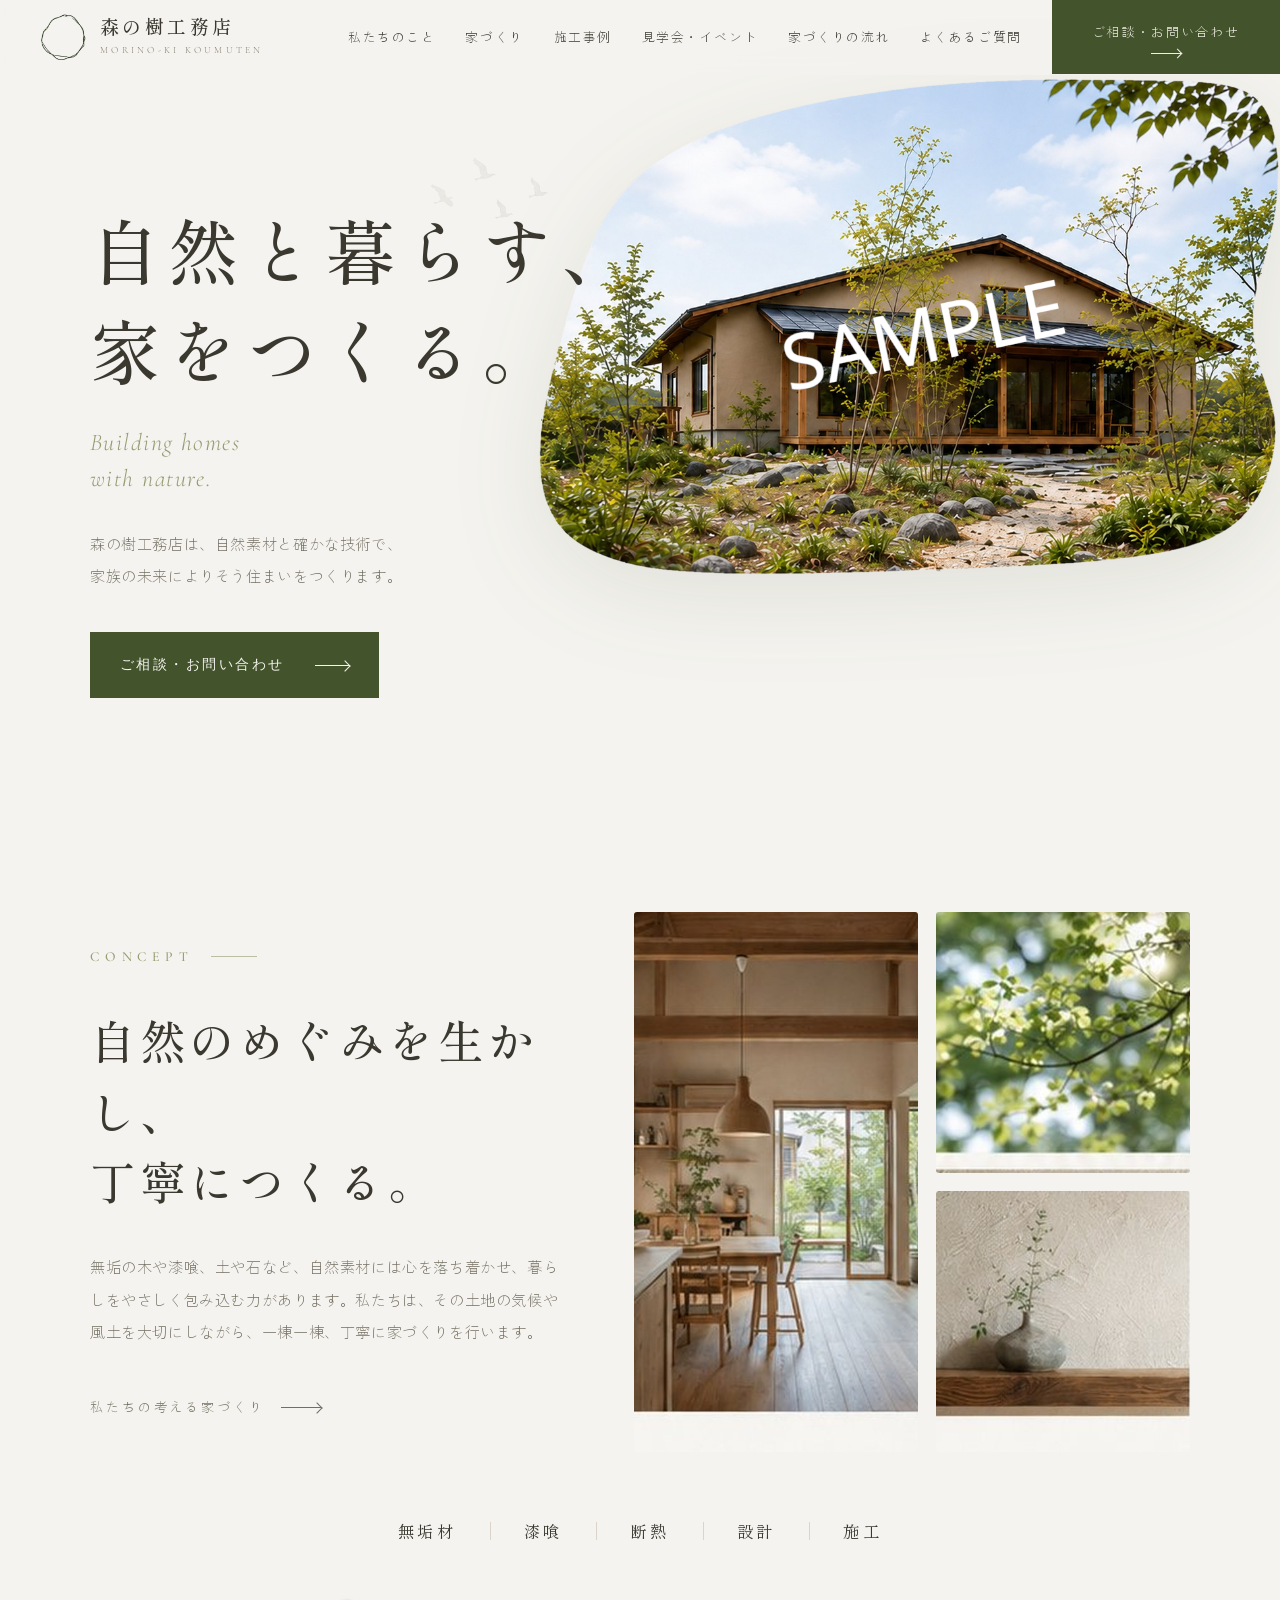
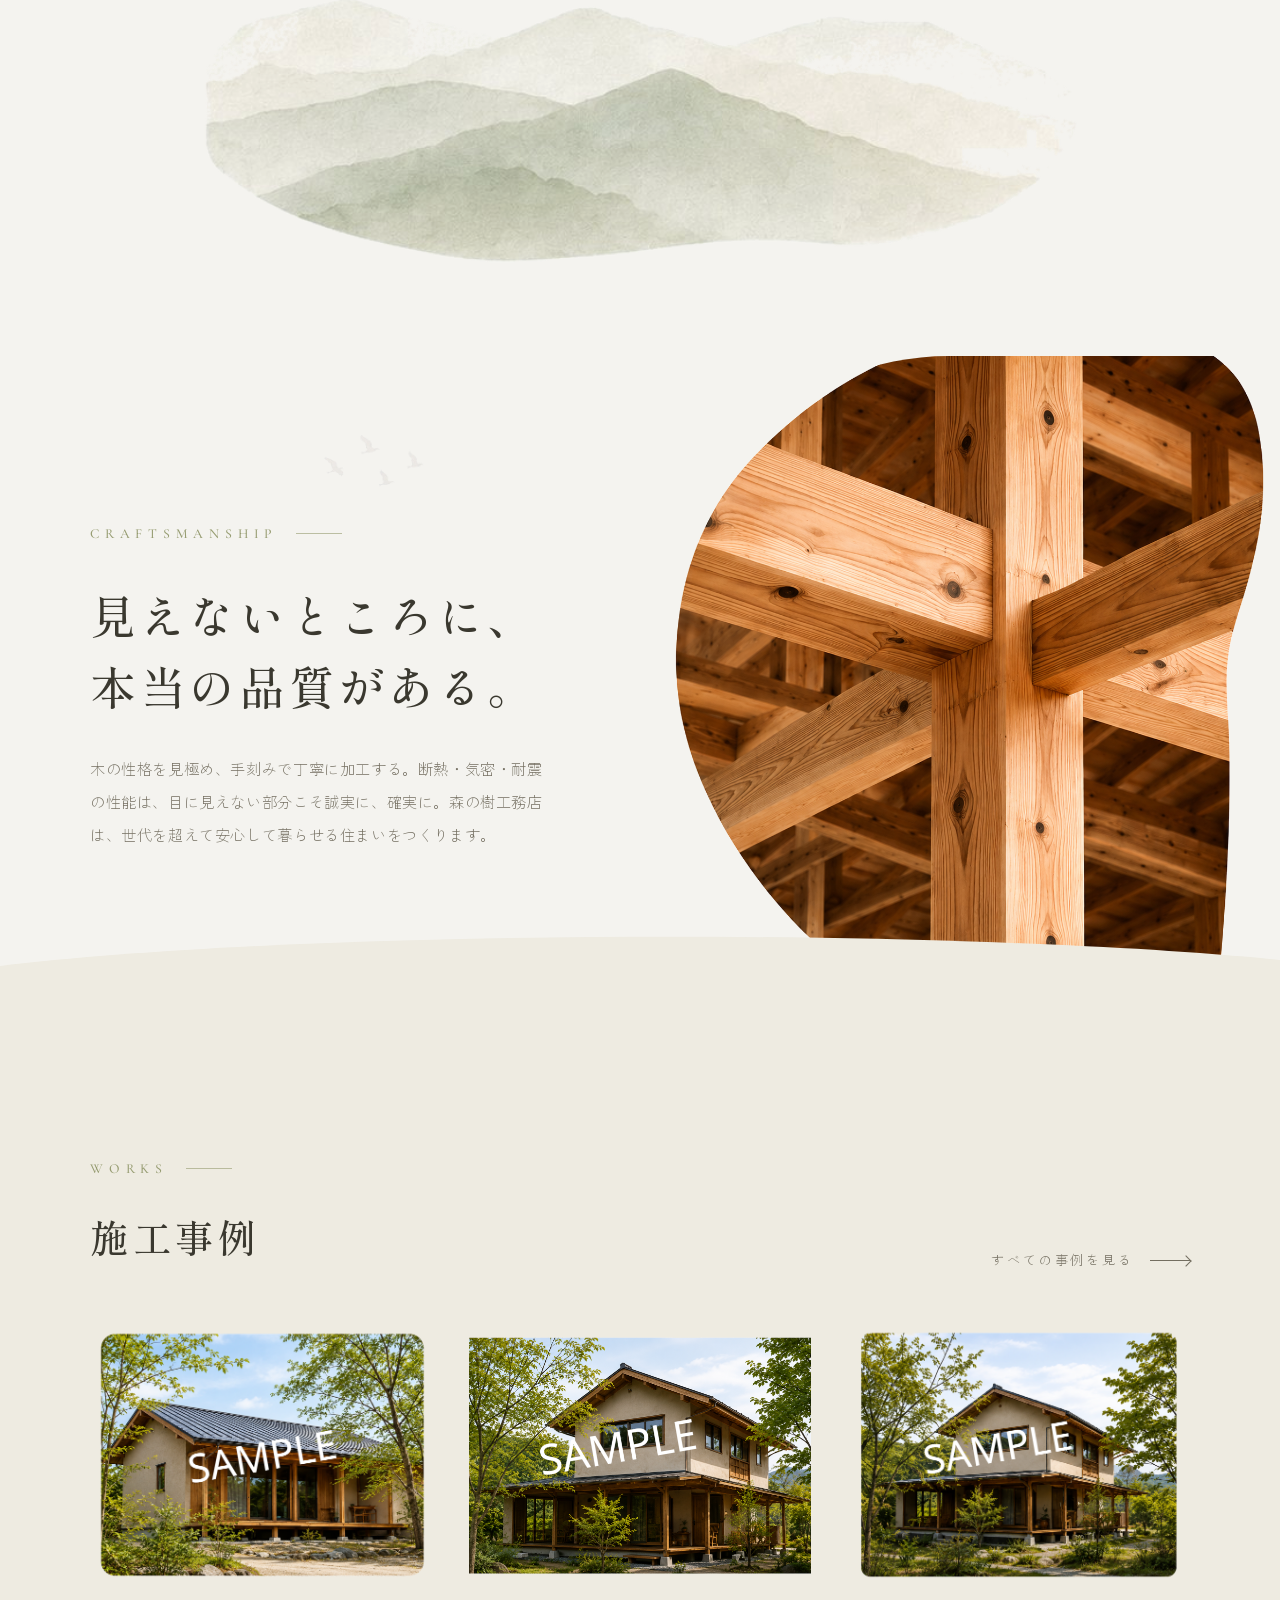
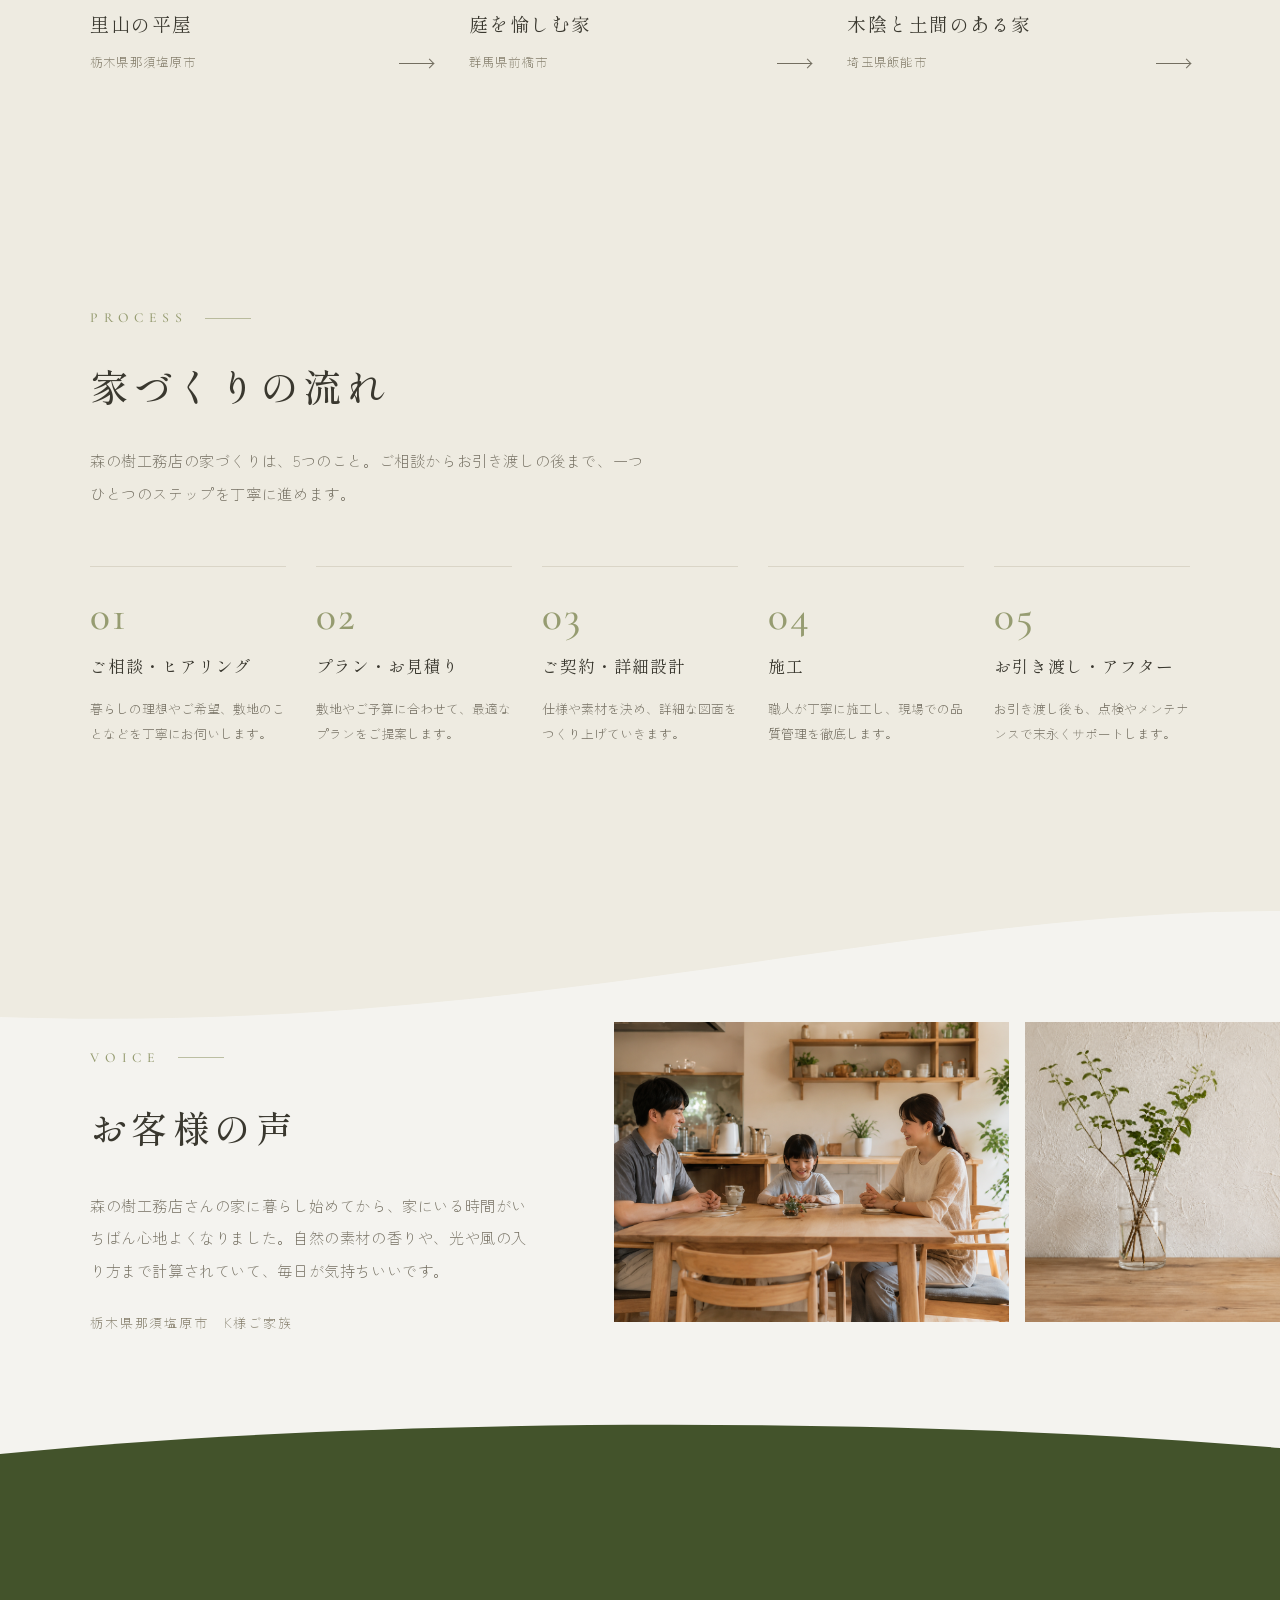
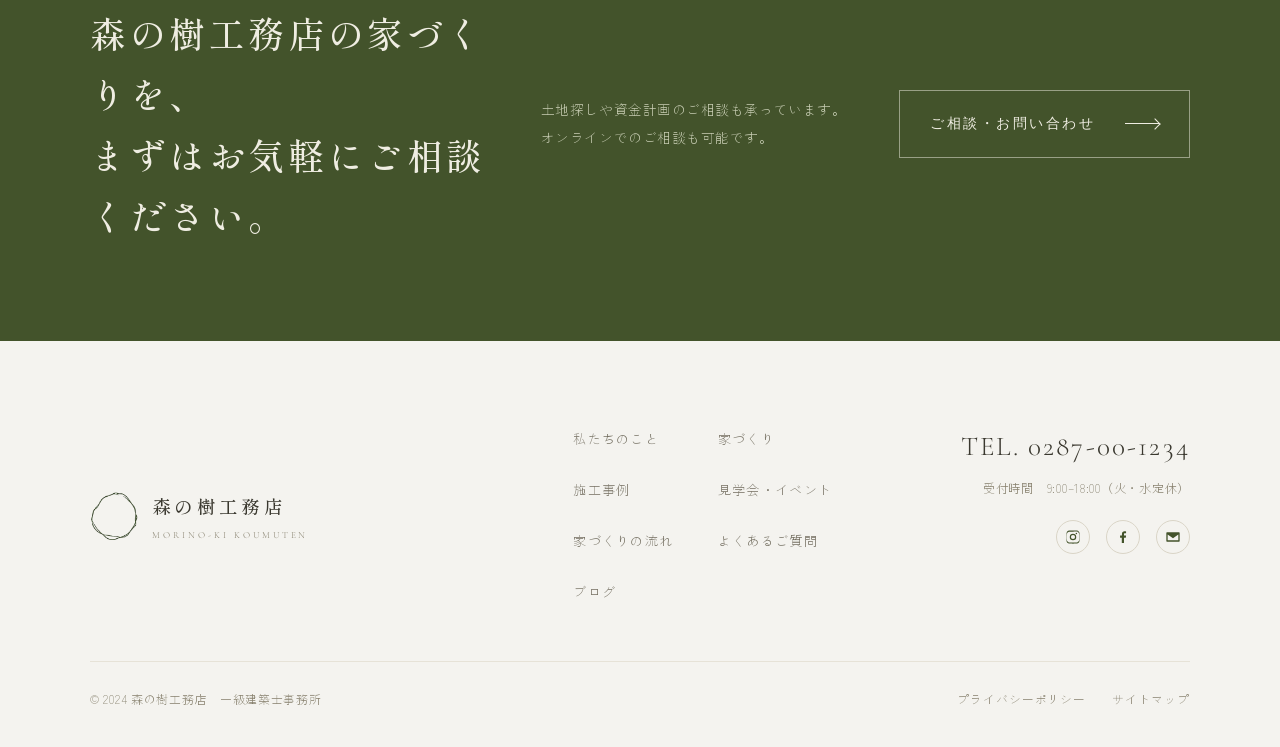
<file: sample2/morinoki_site/morinoki_light.html>
<!DOCTYPE html>
<html lang="ja">
<head>
<meta charset="UTF-8">
<meta name="viewport" content="width=device-width, initial-scale=1.0">
<title>森の樹工務店 ｜ 自然と暮らす、家をつくる。</title>
<link rel="preconnect" href="https://fonts.googleapis.com">
<link rel="preconnect" href="https://fonts.gstatic.com" crossorigin>
<link href="https://fonts.googleapis.com/css2?family=Shippori+Mincho:wght@400;500;600;700&family=Zen+Kaku+Gothic+New:wght@300;400;500&family=Cormorant+Garamond:ital,wght@0,400;0,500;1,400&display=swap" rel="stylesheet">
<style>
:root{
  --bg:#F4F3EF;
  --bg-warm:#EEEBE1;
  --bg-card:#FBFAF6;
  --green:#43532B;
  --green-d:#374527;
  --sage:#969C71;
  --cream:#E9CBA6;
  --beige:#D7C3AB;
  --wood:#B8773F;
  --ink:#3A382F;
  --ink-soft:#736E60;
  --ink-faint:#857F6C;
  --line:#DAD5C7;
  --line-soft:#E6E2D7;
  --fd:"Shippori Mincho",serif;
  --fb:"Zen Kaku Gothic New",sans-serif;
  --fl:"Cormorant Garamond",serif;
  --container:1180px;
}
*{box-sizing:border-box;margin:0;padding:0}
html{scroll-behavior:smooth}
body{
  font-family:var(--fb);
  color:var(--ink);
  background:var(--bg);
  line-height:1.9;
  font-weight:300;
  -webkit-font-smoothing:antialiased;
  overflow-x:hidden;
}
img{display:block;max-width:100%}
a{color:inherit;text-decoration:none}
a:focus-visible,button:focus-visible{outline:2px solid var(--green);outline-offset:4px;border-radius:2px}
:where(section[id],#top){scroll-margin-top:96px}
.container{max-width:var(--container);margin:0 auto;padding:0 40px}

/* ---------- eyebrow label ---------- */
.eyebrow{
  font-family:var(--fl);
  font-size:.86rem;
  letter-spacing:.42em;
  text-transform:uppercase;
  color:var(--sage);
  font-weight:500;
  display:flex;align-items:center;gap:18px;
}
.eyebrow::after{content:"";width:46px;height:1px;background:var(--sage);opacity:.6}
.eyebrow.center{justify-content:center}
.eyebrow.center::before{content:"";width:46px;height:1px;background:var(--sage);opacity:.6}

h2.disp{
  font-family:var(--fd);
  font-weight:500;
  font-size:clamp(1.9rem,3.6vw,2.85rem);
  line-height:1.55;
  letter-spacing:.08em;
  color:var(--ink);
}
.lead{
  color:var(--ink-soft);
  font-size:.95rem;
  line-height:2.15;
  letter-spacing:.04em;
}
.txtlink{
  font-family:var(--fb);
  font-size:.82rem;
  letter-spacing:.22em;
  color:var(--ink-soft);
  display:inline-flex;align-items:center;gap:16px;
  transition:gap .3s ease,color .3s ease;
}
.txtlink .arrow{width:40px;height:1px;background:var(--ink-soft);position:relative;display:inline-block}
.txtlink .arrow::after{content:"";position:absolute;right:0;top:-3px;width:7px;height:7px;border-top:1px solid var(--ink-soft);border-right:1px solid var(--ink-soft);transform:rotate(45deg)}
.txtlink:hover{gap:24px;color:var(--green)}

/* ---------- buttons ---------- */
.btn{
  display:inline-flex;align-items:center;justify-content:space-between;gap:30px;
  font-family:var(--fb);font-weight:400;font-size:.86rem;letter-spacing:.18em;
  padding:20px 30px;background:var(--green);color:#F4F3EF;
  transition:background .35s ease,transform .35s ease;
}
.btn .ar{width:34px;height:1px;background:currentColor;position:relative}
.btn .ar::after{content:"";position:absolute;right:0;top:-3px;width:7px;height:7px;border-top:1px solid currentColor;border-right:1px solid currentColor;transform:rotate(45deg)}
.btn:hover{background:var(--green-d);transform:translateY(-2px)}

/* ---------- header ---------- */
header{
  position:fixed;top:0;left:0;right:0;z-index:50;
  display:flex;align-items:stretch;justify-content:space-between;
  background:rgba(244,243,239,.86);backdrop-filter:blur(8px);
  border-bottom:1px solid transparent;
  transition:background .4s ease,border-color .4s ease;
}
header.scrolled{background:rgba(244,243,239,.96);border-color:var(--line-soft)}
.brand{display:flex;align-items:center;gap:14px;padding:14px 0 14px 40px}
.brand img{width:46px;height:auto}
.brand .name{font-family:var(--fd);font-size:1.18rem;letter-spacing:.18em;color:var(--ink);font-weight:500;line-height:1.2}
.brand .romaji{font-family:var(--fl);font-size:.6rem;letter-spacing:.34em;color:var(--ink-faint);text-transform:uppercase;margin-top:3px}
nav{display:flex;align-items:center;gap:30px;margin-left:auto;padding-right:30px}
nav a{font-size:.8rem;letter-spacing:.12em;color:var(--ink);position:relative;padding:6px 0;transition:color .3s}
nav a::after{content:"";position:absolute;left:0;bottom:0;width:0;height:1px;background:var(--green);transition:width .3s}
nav a:hover{color:var(--green)}
nav a:hover::after{width:100%}
.header-cta{display:flex;flex-direction:column;align-items:center;justify-content:center;gap:8px;background:var(--green);color:#F2EFE6;padding:0 40px;font-size:.82rem;letter-spacing:.14em;transition:background .35s}
.header-cta:hover{background:var(--green-d)}
.header-cta .ar{width:30px;height:1px;background:currentColor;position:relative}
.header-cta .ar::after{content:"";position:absolute;right:0;top:-3px;width:6px;height:6px;border-top:1px solid currentColor;border-right:1px solid currentColor;transform:rotate(45deg)}
.menu-toggle{display:none}
/* ---------- mobile nav overlay ---------- */
.mobile-nav{position:fixed;inset:0;z-index:60;background:var(--bg);display:flex;flex-direction:column;justify-content:center;align-items:center;gap:6px;
  transform:translateY(-100%);transition:transform .55s cubic-bezier(.2,.7,.2,1);visibility:hidden}
body.menu-open{overflow:hidden}
body.menu-open .mobile-nav{transform:none;visibility:visible}
.mobile-nav a{font-family:var(--fd);font-size:1.25rem;letter-spacing:.16em;color:var(--ink);padding:13px}
.mobile-nav .m-cta{margin-top:22px}
.mobile-nav .close{position:absolute;top:22px;right:28px;width:40px;height:40px;border:none;background:none;cursor:pointer}
.mobile-nav .close::before,.mobile-nav .close::after{content:"";position:absolute;left:8px;top:19px;width:24px;height:1.5px;background:var(--ink)}
.mobile-nav .close::before{transform:rotate(45deg)}.mobile-nav .close::after{transform:rotate(-45deg)}

/* ---------- hero ---------- */
.hero{position:relative;padding-top:105px;min-height:88vh;display:flex;align-items:center;overflow:hidden}
.hero-photo{
  position:absolute;top:78px;right:0;width:58%;height:82%;
  z-index:0;
}
.hero-photo img{width:100%;height:100%;object-fit:contain;object-position:right top;
  filter:drop-shadow(0 24px 44px rgba(67,83,43,.10));}
@keyframes heroIn{from{opacity:0;transform:scale(1.035)}to{opacity:1;transform:none}}
.js .hero-photo{animation:heroIn 1.5s cubic-bezier(.2,.7,.2,1) both}
.hero-inner{position:relative;z-index:2;width:100%}
.hero-copy{max-width:560px}
.hero h1{
  font-family:var(--fd);font-weight:500;
  font-size:clamp(2.7rem,6vw,4.4rem);
  line-height:1.42;letter-spacing:.12em;color:var(--ink);
}
.hero .en{font-family:var(--fl);font-style:italic;font-size:1.5rem;letter-spacing:.06em;color:var(--sage);margin-top:26px;line-height:1.5}
.hero .lead{margin-top:30px;max-width:380px}
.hero .btn{margin-top:40px}
.hero-birds{position:absolute;top:20%;left:32%;width:140px;z-index:1;opacity:.9}

/* generic section spacing */
section{position:relative}
.pad{padding:120px 0}

/* ---------- concept ---------- */
.concept{padding:120px 0 90px}
.concept-grid{display:grid;grid-template-columns:0.92fr 1.08fr;gap:70px;align-items:center}
.concept-text .eyebrow{margin-bottom:34px}
.concept-text h2{margin-bottom:34px}
.concept-text .lead{margin-bottom:42px}
.concept-photos{display:grid;grid-template-columns:1.12fr 1fr;grid-template-rows:1fr 1fr;gap:18px;height:540px}
.concept-photos .p-tall{grid-row:1 / span 2;border-radius:3px;overflow:hidden;height:100%}
.concept-photos .p-tall img{width:100%;height:100%;object-fit:cover}
.concept-photos .p-s{border-radius:3px;overflow:hidden}
.concept-photos .p-s img{width:100%;height:100%;object-fit:cover}
.tags{display:flex;flex-wrap:wrap;align-items:center;gap:0;margin-top:64px;justify-content:center;
  font-family:var(--fd);letter-spacing:.2em;color:var(--ink);font-size:1.02rem}
.tags span{padding:0 34px;position:relative}
.tags span+span::before{content:"";position:absolute;left:0;top:50%;transform:translateY(-50%);width:1px;height:18px;background:var(--line)}

/* ---------- transition (mountains / 5つのこと) ---------- */
.transition{position:relative;padding:80px 0 70px}
.transition .mt{position:absolute;left:0;bottom:0;width:46%;max-width:560px;opacity:.85;z-index:0}
.transition .birds{position:absolute;top:30px;left:40%;width:130px;opacity:.8}
.trans-inner{position:relative;z-index:2;display:flex;align-items:flex-end;justify-content:flex-end;gap:40px}
.trans-copy{text-align:right}
.trans-copy h3{font-family:var(--fd);font-weight:500;font-size:clamp(1.4rem,2.4vw,1.9rem);letter-spacing:.1em;color:var(--green);line-height:1.6}
.trans-copy .sub{font-family:var(--fd);font-size:1.1rem;letter-spacing:.1em;color:var(--ink-soft);margin-top:6px}
.trans-copy .txtlink{margin-top:26px}
.pagemark{font-family:var(--fl);text-align:center;color:var(--beige)}
.pagemark .no{font-size:4.4rem;line-height:1;font-weight:500;color:#CDBFA3}
.pagemark .pg{font-size:.6rem;letter-spacing:.4em;color:var(--ink-faint);margin-top:6px}

/* ---------- craftsmanship ---------- */
.craft{position:relative;overflow:hidden;padding:130px 0;min-height:660px;display:flex;align-items:center}
.craft .container{position:relative;z-index:3;width:100%}
.craft-text{max-width:42%}
.craft-text .eyebrow{margin-bottom:32px}
.craft-text h2{margin-bottom:32px}
.craft-photo{position:absolute;top:0;right:0;width:48%;height:100%;z-index:1}
.craft-photo img{width:100%;height:100%;object-fit:cover;border-radius:46% 0 0 46% / 44% 0 0 44%}
.craft-wave{position:absolute;left:0;bottom:0;width:100%;height:104px;z-index:2;line-height:0;pointer-events:none}
.craft-wave svg{width:100%;height:100%;display:block}
.craft-birds{position:absolute;top:12%;left:24%;width:118px;opacity:.8;z-index:3;pointer-events:none}

/* ---------- works ---------- */
.works{position:relative;padding:140px 0 110px;background:var(--bg-warm)}
.sep-wave{position:absolute;top:-1px;left:0;width:100%;height:74px;line-height:0;z-index:1;pointer-events:none}
.sep-wave svg{width:100%;height:100%;display:block}
.works-head{display:flex;align-items:flex-end;justify-content:space-between;margin-bottom:54px;flex-wrap:wrap;gap:20px}
.works-head .eyebrow{margin-bottom:18px}
.works-head h2{font-family:var(--fd);font-weight:500;font-size:clamp(1.7rem,3vw,2.4rem);letter-spacing:.12em}
.works-grid{display:grid;grid-template-columns:repeat(3,1fr);gap:36px}
.work-card{cursor:pointer}
.work-card .thumb{overflow:hidden;border-radius:3px;aspect-ratio:4/3}
.work-card .thumb img{width:100%;height:100%;object-fit:cover;transition:transform .8s cubic-bezier(.2,.7,.2,1)}
.work-card:hover .thumb img{transform:scale(1.05)}
.work-card .ttl{font-family:var(--fd);font-size:1.18rem;letter-spacing:.08em;margin-top:22px;color:var(--ink)}
.work-card .meta{display:flex;align-items:center;justify-content:space-between;margin-top:10px}
.work-card .loc{font-size:.78rem;letter-spacing:.1em;color:var(--ink-faint)}
.work-card .ar{width:34px;height:1px;background:var(--ink-soft);position:relative;transition:width .3s}
.work-card .ar::after{content:"";position:absolute;right:0;top:-3px;width:6px;height:6px;border-top:1px solid var(--ink-soft);border-right:1px solid var(--ink-soft);transform:rotate(45deg)}
.work-card:hover .ar{width:48px}

/* ---------- process ---------- */
.process{padding:120px 0;background:var(--bg-warm)}
.mt-band{display:flex;justify-content:center;margin-top:46px}
.mt-band img{width:min(880px,92%);opacity:.92}
.process .eyebrow{margin-bottom:18px}
.process h2{font-family:var(--fd);font-weight:500;font-size:clamp(1.7rem,3vw,2.4rem);letter-spacing:.12em;margin-bottom:22px}
.proc-lead{max-width:560px;margin-bottom:56px}
.steps{display:grid;grid-template-columns:repeat(5,1fr);gap:30px}
.step{position:relative;padding-top:30px}
.step::before{content:"";position:absolute;top:0;left:0;width:100%;height:1px;background:var(--line)}
.step .no{font-family:var(--fl);font-size:2.6rem;font-weight:500;color:var(--sage);line-height:1;letter-spacing:.04em}
.step .st{font-family:var(--fd);font-size:1.04rem;letter-spacing:.06em;margin-top:14px;color:var(--ink)}
.step .ds{font-size:.8rem;line-height:1.95;color:var(--ink-soft);margin-top:14px}

/* ---------- voice ---------- */
.voice{position:relative;overflow:hidden;background:var(--bg);min-height:560px;padding:178px 0 170px}
.voice .container{position:relative;z-index:4}
.voice-text{max-width:40%}
.voice-text .eyebrow{margin-bottom:22px}
.voice-text h2{font-family:var(--fd);font-weight:500;font-size:clamp(1.7rem,3vw,2.3rem);letter-spacing:.12em;margin-bottom:26px}
.voice-text .lead{margin-bottom:24px}
.voice-text .who{font-size:.82rem;letter-spacing:.14em;color:var(--ink-faint)}
.voice-photos{position:absolute;top:155px;right:0;width:52%;height:300px;display:grid;grid-template-columns:1.55fr 1fr;gap:16px;z-index:1}
.voice-photos div{overflow:hidden}
.voice-photos img{width:100%;height:100%;object-fit:cover}
.voice-top{position:absolute;top:0;left:0;width:100%;height:170px;z-index:2;line-height:0;pointer-events:none}
.voice-top svg{width:100%;height:100%;display:block}
.voice-wave{position:absolute;left:0;bottom:0;width:100%;height:104px;z-index:3;line-height:0;pointer-events:none}
.voice-wave svg{width:100%;height:100%;display:block}

/* ---------- CTA band ---------- */
.cta{position:relative;background:var(--green);color:#EFEDE2;padding:96px 0;overflow:hidden}
.cta-inner{display:grid;grid-template-columns:1.3fr 1fr auto;gap:50px;align-items:center;position:relative;z-index:2}
.cta h2{font-family:var(--fd);font-weight:500;font-size:clamp(1.6rem,2.8vw,2.3rem);letter-spacing:.1em;line-height:1.7}
.cta .note{font-size:.85rem;line-height:2;color:#CBD0B7;letter-spacing:.04em}
.cta .btn{background:transparent;border:1px solid rgba(239,237,226,.5);color:#EFEDE2;white-space:nowrap}
.cta .btn:hover{background:rgba(239,237,226,.1);border-color:#EFEDE2}

/* ---------- footer ---------- */
footer{background:var(--bg);padding:80px 0 36px}
.foot-top{display:grid;grid-template-columns:1.2fr 1.4fr 1fr;gap:50px;padding-bottom:50px;border-bottom:1px solid var(--line-soft)}
.foot-brand{display:flex;align-items:center;gap:14px}
.foot-brand img{width:48px}
.foot-brand .name{font-family:var(--fd);font-size:1.16rem;letter-spacing:.18em;font-weight:500}
.foot-brand .romaji{font-family:var(--fl);font-size:.58rem;letter-spacing:.32em;color:var(--ink-faint);text-transform:uppercase;margin-top:3px}
.foot-nav{display:grid;grid-template-columns:1fr 1fr;gap:14px 30px;align-self:center}
.foot-nav a{font-size:.82rem;letter-spacing:.1em;color:var(--ink-soft);transition:color .3s}
.foot-nav a:hover{color:var(--green)}
.foot-contact{text-align:right}
.foot-contact .tel{font-family:var(--fl);font-size:1.7rem;letter-spacing:.08em;color:var(--ink)}
.foot-contact .hours{font-size:.76rem;color:var(--ink-faint);letter-spacing:.06em;margin-top:4px}
.foot-contact .social{display:flex;gap:16px;justify-content:flex-end;margin-top:20px}
.foot-contact .social a{width:34px;height:34px;border:1px solid var(--line);border-radius:50%;display:flex;align-items:center;justify-content:center;transition:border-color .3s,background .3s}
.foot-contact .social a svg{width:16px;height:16px;fill:var(--green)}
.foot-contact .social a:hover{background:var(--green)}
.foot-contact .social a:hover svg{fill:#F4F3EF}
.foot-bottom{display:flex;align-items:center;justify-content:space-between;padding-top:26px;flex-wrap:wrap;gap:12px}
.foot-bottom .copy{font-size:.74rem;color:var(--ink-faint);letter-spacing:.06em}
.foot-bottom .legal{display:flex;gap:26px}
.foot-bottom .legal a{font-size:.74rem;color:var(--ink-faint);letter-spacing:.08em}
.foot-bottom .legal a:hover{color:var(--green)}

/* ---------- reveal animation (JS-gated so content shows without JS) ---------- */
.reveal{transition:opacity 1s ease,transform 1s cubic-bezier(.2,.7,.2,1)}
.js .reveal{opacity:0;transform:translateY(26px)}
.js .reveal.in{opacity:1;transform:none}

/* ---------- responsive ---------- */
@media(max-width:980px){
  nav,.header-cta{display:none}
  .menu-toggle{display:flex;flex-direction:column;gap:5px;margin-left:auto;padding:0 40px;cursor:pointer;background:none;border:none}
  .menu-toggle span{width:26px;height:2px;background:var(--ink);display:block}
  .concept-grid,.cta-inner{grid-template-columns:1fr;gap:46px}
  .hero{display:block;min-height:auto;padding:130px 0 56px}
  .hero-photo{position:static;width:100%;height:auto;margin:0 0 4px}
  .hero-photo img{height:auto;object-fit:contain}
  .hero-birds{display:none}
  .hero-inner{position:static}
  .hero h1{font-size:clamp(2.4rem,9vw,3.4rem)}
  .craft{display:block;min-height:auto;padding:90px 0 0}
  .craft-text{max-width:none}
  .craft-photo{position:relative;width:100%;height:300px;margin-top:46px}
  .craft-photo img{border-radius:28px 28px 0 0}
  .craft-birds,.craft-wave{display:none}
  .cta .btn{justify-self:start}
}
@media(max-width:760px){
  .container{padding:0 24px}
  .brand{padding-left:24px}
  .voice{display:block;min-height:auto;padding:70px 0 0}
  .voice-text{max-width:none}
  .voice-photos{position:static;width:auto;grid-template-columns:1fr 1fr;height:280px;margin-top:36px}
  .voice-photos div{border-radius:0}
  .voice-top,.voice-wave{display:none}
  .works-grid{grid-template-columns:1fr;gap:40px}
  .steps{grid-template-columns:1fr 1fr;gap:30px 24px}
  .concept-photos{grid-template-columns:1fr 1fr}
  .foot-top{grid-template-columns:1fr;gap:34px;text-align:left}
  .foot-contact{text-align:left}.foot-contact .social{justify-content:flex-start}
  .trans-inner{flex-direction:column;align-items:flex-end}
  .tags{gap:0;font-size:.9rem}
  .tags span{padding:6px 18px}
}
@media(prefers-reduced-motion:reduce){
  .js .reveal{opacity:1;transform:none;transition:none}
  .js .hero-photo{animation:none}
  html{scroll-behavior:auto}
}
</style>
</head>
<body>
<script>document.documentElement.classList.add('js')</script>

<div class="mobile-nav" id="mnav">
  <button class="close" aria-label="閉じる"></button>
  <a href="#concept">私たちのこと</a>
  <a href="#concept">家づくり</a>
  <a href="#works">施工事例</a>
  <a href="#voice">見学会・イベント</a>
  <a href="#process">家づくりの流れ</a>
  <a href="#footer">よくあるご質問</a>
  <a class="btn m-cta" href="#cta"><span>ご相談・お問い合わせ</span><span class="ar"></span></a>
</div>


<header id="hdr">
  <a href="#top" class="brand">
    <img src="images/img01_671a2763.png" alt="森の樹工務店">
    <div><div class="name">森の樹工務店</div><div class="romaji">Morino-ki Koumuten</div></div>
  </a>
  <nav>
    <a href="#concept">私たちのこと</a>
    <a href="#concept">家づくり</a>
    <a href="#works">施工事例</a>
    <a href="#voice">見学会・イベント</a>
    <a href="#process">家づくりの流れ</a>
    <a href="#footer">よくあるご質問</a>
  </nav>
  <a href="#cta" class="header-cta"><span>ご相談・お問い合わせ</span><span class="ar"></span></a>
  <button class="menu-toggle" aria-label="メニュー"><span></span><span></span><span></span></button>
</header>

<main id="top">

  <!-- HERO -->
  <section class="hero">
    <div class="hero-photo"><img src="images/img02_b8d93ced_sample.png" alt="森に囲まれた平屋の住まい"></div>
    <img class="hero-birds" src="images/img03_abcf7328.png" alt="">
    <div class="hero-inner"><div class="container"><div class="hero-copy reveal">
      <h1>自然と暮らす、<br>家をつくる。</h1>
      <div class="en">Building homes<br>with nature.</div>
      <p class="lead">森の樹工務店は、自然素材と確かな技術で、<br>家族の未来によりそう住まいをつくります。</p>
      <a href="#cta" class="btn"><span>ご相談・お問い合わせ</span><span class="ar"></span></a>
    </div></div></div>
  </section>

  <!-- CONCEPT -->
  <section class="concept" id="concept">
    <div class="container">
      <div class="concept-grid">
        <div class="concept-text reveal">
          <div class="eyebrow">Concept</div>
          <h2 class="disp">自然のめぐみを生かし、<br>丁寧につくる。</h2>
          <p class="lead">無垢の木や漆喰、土や石など、自然素材には心を落ち着かせ、暮らしをやさしく包み込む力があります。私たちは、その土地の気候や風土を大切にしながら、一棟一棟、丁寧に家づくりを行います。</p>
          <a href="#works" class="txtlink">私たちの考える家づくり<span class="arrow"></span></a>
        </div>
        <div class="concept-photos reveal">
          <div class="p-tall"><img src="images/img04_f3bf09df.jpg" alt="無垢材の室内"></div>
          <div class="p-s"><img src="images/img05_bc1ce7b9.jpg" alt="新緑"></div>
          <div class="p-s"><img src="images/img06_a6bda5cf.jpg" alt="漆喰の壁と花"></div>
        </div>
      </div>
      <div class="tags reveal">
        <span>無垢材</span><span>漆喰</span><span>断熱</span><span>設計</span><span>施工</span>
      </div>
    </div>
    <div class="mt-band reveal"><img src="images/img07_7ff090be.png" alt="" aria-hidden="true"></div>
  </section>

  <!-- CRAFTSMANSHIP -->
  <section class="craft" id="craft">
    <img class="craft-birds" src="images/img03_abcf7328.png" alt="" aria-hidden="true">
    <div class="craft-photo reveal"><img src="images/hari.png" alt="手刻みの木組み"></div>
    <div class="craft-wave" aria-hidden="true"><svg viewBox="0 0 1440 104" preserveAspectRatio="none"><path d="M0,104 L0,54 C360,16 1080,16 1440,48 L1440,104 Z" fill="#EEEBE1"/></svg></div>
    <div class="container">
      <div class="craft-text reveal">
        <div class="eyebrow">Craftsmanship</div>
        <h2 class="disp">見えないところに、<br>本当の品質がある。</h2>
        <p class="lead">木の性格を見極め、手刻みで丁寧に加工する。断熱・気密・耐震の性能は、目に見えない部分こそ誠実に、確実に。森の樹工務店は、世代を超えて安心して暮らせる住まいをつくります。</p>
      </div>
    </div>
  </section>

  <!-- WORKS -->
  <section class="works" id="works">
    <div class="container">
      <div class="works-head reveal">
        <div><div class="eyebrow">Works</div><h2>施工事例</h2></div>
        <a href="#works" class="txtlink">すべての事例を見る<span class="arrow"></span></a>
      </div>
      <div class="works-grid">
        <a class="work-card reveal" href="#works">
          <div class="thumb"><img src="images/jirei1_sample.png" alt="里山の平屋"></div>
          <div class="ttl">里山の平屋</div>
          <div class="meta"><span class="loc">栃木県那須塩原市</span><span class="ar"></span></div>
        </a>
        <a class="work-card reveal" href="#works">
          <div class="thumb"><img src="images/jirei2_sample.png" alt="庭を愉しむ家"></div>
          <div class="ttl">庭を愉しむ家</div>
          <div class="meta"><span class="loc">群馬県前橋市</span><span class="ar"></span></div>
        </a>
        <a class="work-card reveal" href="#works">
          <div class="thumb"><img src="images/jirei3_sample.png" alt="木陰と土間のある家"></div>
          <div class="ttl">木陰と土間のある家</div>
          <div class="meta"><span class="loc">埼玉県飯能市</span><span class="ar"></span></div>
        </a>
      </div>
    </div>
  </section>

  <!-- PROCESS -->
  <section class="process" id="process">
    <div class="container">
      <div class="reveal"><div class="eyebrow">Process</div><h2>家づくりの流れ</h2>
        <p class="lead proc-lead">森の樹工務店の家づくりは、5つのこと。ご相談からお引き渡しの後まで、一つひとつのステップを丁寧に進めます。</p>
      </div>
      <div class="steps">
        <div class="step reveal"><div class="no">01</div><div class="st">ご相談・ヒアリング</div><div class="ds">暮らしの理想やご希望、敷地のことなどを丁寧にお伺いします。</div></div>
        <div class="step reveal"><div class="no">02</div><div class="st">プラン・お見積り</div><div class="ds">敷地やご予算に合わせて、最適なプランをご提案します。</div></div>
        <div class="step reveal"><div class="no">03</div><div class="st">ご契約・詳細設計</div><div class="ds">仕様や素材を決め、詳細な図面をつくり上げていきます。</div></div>
        <div class="step reveal"><div class="no">04</div><div class="st">施工</div><div class="ds">職人が丁寧に施工し、現場での品質管理を徹底します。</div></div>
        <div class="step reveal"><div class="no">05</div><div class="st">お引き渡し・アフター</div><div class="ds">お引き渡し後も、点検やメンテナンスで末永くサポートします。</div></div>
      </div>
    </div>
  </section>

  <!-- VOICE -->
  <section class="voice" id="voice">
    <div class="voice-photos reveal">
      <div><img src="images/koe1.png" alt="ご家族の暮らし"></div>
      <div><img src="images/koe2.png" alt="室内のしつらえ"></div>
    </div>
    <div class="voice-top" aria-hidden="true"><svg viewBox="0 0 1440 170" preserveAspectRatio="none"><path d="M0,0 H1440 V44 C1000,44 600,168 0,150 Z" fill="#EEEBE1"/></svg></div>
    <div class="voice-wave" aria-hidden="true"><svg viewBox="0 0 1440 104" preserveAspectRatio="none"><path d="M0,104 L0,52 C420,14 1020,14 1440,46 L1440,104 Z" fill="#43532B"/></svg></div>
    <div class="container">
      <div class="voice-text reveal">
        <div class="eyebrow">Voice</div>
        <h2>お客様の声</h2>
        <p class="lead">森の樹工務店さんの家に暮らし始めてから、家にいる時間がいちばん心地よくなりました。自然の素材の香りや、光や風の入り方まで計算されていて、毎日が気持ちいいです。</p>
        <div class="who">栃木県那須塩原市　K様ご家族</div>
      </div>
    </div>
  </section>

  <!-- CTA -->
  <section class="cta" id="cta">
    <div class="container"><div class="cta-inner reveal">
      <h2>森の樹工務店の家づくりを、<br>まずはお気軽にご相談ください。</h2>
      <p class="note">土地探しや資金計画のご相談も承っています。<br>オンラインでのご相談も可能です。</p>
      <a href="#" class="btn"><span>ご相談・お問い合わせ</span><span class="ar"></span></a>
    </div></div>
  </section>

</main>

<!-- FOOTER -->
<footer id="footer">
  <div class="container">
    <div class="foot-top">
      <a href="#top" class="foot-brand">
        <img src="images/img01_671a2763.png" alt="森の樹工務店">
        <div><div class="name">森の樹工務店</div><div class="romaji">Morino-ki Koumuten</div></div>
      </a>
      <nav class="foot-nav">
        <a href="#concept">私たちのこと</a><a href="#concept">家づくり</a>
        <a href="#works">施工事例</a><a href="#voice">見学会・イベント</a>
        <a href="#process">家づくりの流れ</a><a href="#footer">よくあるご質問</a>
        <a href="#">ブログ</a>
      </nav>
      <div class="foot-contact">
        <div class="tel">TEL. 0287-00-1234</div>
        <div class="hours">受付時間　9:00–18:00（火・水定休）</div>
        <div class="social">
          <a href="#" aria-label="Instagram"><svg viewBox="0 0 24 24"><path d="M12 2.2c3.2 0 3.6 0 4.9.07 1.2.05 1.8.25 2.2.42.6.2 1 .5 1.4.9.4.4.7.8.9 1.4.17.4.37 1 .42 2.2.06 1.3.07 1.7.07 4.9s0 3.6-.07 4.9c-.05 1.2-.25 1.8-.42 2.2-.2.6-.5 1-.9 1.4-.4.4-.8.7-1.4.9-.4.17-1 .37-2.2.42-1.3.06-1.7.07-4.9.07s-3.6 0-4.9-.07c-1.2-.05-1.8-.25-2.2-.42-.6-.2-1-.5-1.4-.9-.4-.4-.7-.8-.9-1.4-.17-.4-.37-1-.42-2.2C2.2 15.6 2.2 15.2 2.2 12s0-3.6.07-4.9c.05-1.2.25-1.8.42-2.2.2-.6.5-1 .9-1.4.4-.4.8-.7 1.4-.9.4-.17 1-.37 2.2-.42C8.4 2.2 8.8 2.2 12 2.2zm0 1.8c-3.1 0-3.5 0-4.7.07-1.1.05-1.7.24-2.1.4-.5.2-.9.43-1.3.83-.4.4-.63.8-.83 1.3-.16.4-.35 1-.4 2.1C2.6 9.7 2.6 10.1 2.6 12s0 2.3.07 3.5c.05 1.1.24 1.7.4 2.1.2.5.43.9.83 1.3.4.4.8.63 1.3.83.4.16 1 .35 2.1.4 1.2.07 1.6.07 4.7.07s3.5 0 4.7-.07c1.1-.05 1.7-.24 2.1-.4.5-.2.9-.43 1.3-.83.4-.4.63-.8.83-1.3.16-.4.35-1 .4-2.1.07-1.2.07-1.6.07-3.5s0-2.3-.07-3.5c-.05-1.1-.24-1.7-.4-2.1-.2-.5-.43-.9-.83-1.3-.4-.4-.8-.63-1.3-.83-.4-.16-1-.35-2.1-.4C15.5 4 15.1 4 12 4zm0 3.1A4.9 4.9 0 1012 16.9 4.9 4.9 0 0012 7.1zm0 8a3.1 3.1 0 110-6.2 3.1 3.1 0 010 6.2zm6.2-8.2a1.15 1.15 0 11-2.3 0 1.15 1.15 0 012.3 0z"/></svg></a>
          <a href="#" aria-label="Facebook"><svg viewBox="0 0 24 24"><path d="M13.5 21v-8h2.7l.4-3.1h-3.1V7.9c0-.9.25-1.5 1.5-1.5h1.6V3.6c-.3 0-1.2-.1-2.3-.1-2.3 0-3.9 1.4-3.9 4v2.3H7.6V13h2.6v8h3.3z"/></svg></a>
          <a href="#" aria-label="Mail"><svg viewBox="0 0 24 24"><path d="M3 5h18a1 1 0 011 1v12a1 1 0 01-1 1H3a1 1 0 01-1-1V6a1 1 0 011-1zm9 7.2L4.3 7H19.7L12 12.2zM4 8.3V17h16V8.3l-8 5.4-8-5.4z"/></svg></a>
        </div>
      </div>
    </div>
    <div class="foot-bottom">
      <div class="copy">© 2024 森の樹工務店　一級建築士事務所</div>
      <div class="legal"><a href="#">プライバシーポリシー</a><a href="#">サイトマップ</a></div>
    </div>
  </div>
</footer>

<script>
const hdr=document.getElementById('hdr');
addEventListener('scroll',()=>{hdr.classList.toggle('scrolled',scrollY>40)},{passive:true});
const io=new IntersectionObserver((es)=>{es.forEach(e=>{if(e.isIntersecting){e.target.classList.add('in');io.unobserve(e.target)}})},{threshold:.12});
document.querySelectorAll('.reveal').forEach((el,i)=>{el.style.transitionDelay=(Math.min(i%3,3)*0.08)+'s';io.observe(el)});
const mnav=document.getElementById('mnav');
document.querySelector('.menu-toggle').addEventListener('click',()=>document.body.classList.add('menu-open'));
mnav.querySelector('.close').addEventListener('click',()=>document.body.classList.remove('menu-open'));
mnav.querySelectorAll('a').forEach(a=>a.addEventListener('click',()=>document.body.classList.remove('menu-open')));
</script>
</body>
</html>
</file>
<file: css/style.css>
/* =========================================================
   N Design — mobile-first stylesheet
   見本（スマホ／PC）に忠実に再現。配色は温かみのあるアイボリー＋ブラウン。
   ========================================================= */

:root{
  --cream:#F1E9DB;        /* page background */
  --cream-2:#EBE1D0;
  --ivory:#FBF7EF;
  --ink:#2A251E;          /* headings */
  --ink-soft:#423A2D;     /* body text */
  --muted:#8A7B66;        /* small captions */
  --brown:#6E5A3F;        /* buttons / accent */
  --brown-dark:#5A492F;
  --brown-light:#B49C7C;  /* numbers, latin labels */
  --line:#D9CEBC;         /* hairlines */
  --dark:#1A1612;         /* dark blocks */
  --dark-2:#221D18;
  --maxw:1180px;
  --pad:22px;             /* mobile side padding (控えめ) */
  --serif:"Shippori Mincho", serif;
  --sans:"Zen Kaku Gothic New","Noto Sans JP",sans-serif;
  --latin:"Cormorant Garamond",serif;
}

*{box-sizing:border-box;}
html{scroll-behavior:smooth;overflow-x:hidden;}
body{
  margin:0;
  background:var(--cream);
  color:var(--ink-soft);
  font-family:var(--sans);
  font-weight:400;
  line-height:1.85;
  font-size:15px;
  -webkit-font-smoothing:antialiased;
  text-rendering:optimizeLegibility;
  overflow-x:hidden;
}
img{max-width:100%;display:block;}
a{color:inherit;text-decoration:none;}

.sp-only{display:inline;}

/* ---------- shared bits ---------- */
.eyebrow{
  font-family:var(--latin);
  font-size:13px;
  letter-spacing:.32em;
  text-transform:none;
  color:var(--brown-light);
  font-style:italic;
  margin:0 0 14px;
}
.sec-title{
  font-family:var(--serif);
  color:var(--ink);
  font-weight:500;
  line-height:1.5;
  letter-spacing:.04em;
  margin:0;
}
.sec-lead{
  color:var(--ink-soft);
  font-size:15px;
  line-height:2;
  margin:14px 0 0;
}
.sample-note{
  font-size:12.5px;
  color:var(--muted);
  letter-spacing:.04em;
  margin:12px 0 0;
}

/* arrow link */
.link-arrow{
  display:inline-flex;align-items:center;gap:10px;
  font-family:var(--serif);
  font-size:13px;
  color:var(--ink);
  letter-spacing:.06em;
  padding-bottom:6px;
  border-bottom:1px solid var(--line);
}
.link-arrow .ar{font-family:var(--sans);transition:transform .25s;}
.link-arrow:hover .ar{transform:translateX(5px);}
.link-arrow.light{color:#fff;border-color:rgba(255,255,255,.5);}
.link-arrow.mail{font-family:var(--sans);font-size:12px;color:var(--muted);border:none;padding:0;}

/* buttons */
.btn{
  display:inline-flex;align-items:center;justify-content:center;gap:18px;
  font-family:var(--serif);letter-spacing:.08em;
  cursor:pointer;border:none;transition:background .25s,transform .25s;
}
.btn .ar{font-family:var(--sans);}
.btn-solid{
  background:var(--brown);color:#F6EFE3;
  font-size:14px;padding:14px 28px;border-radius:1px;
}
.btn-solid:hover{background:var(--brown-dark);}
.btn-lg{padding:17px 32px;font-size:15px;}
.btn-lg:hover .ar{transform:translateX(5px);}

/* side vertical index (01 / INTRO) */
.side-index{
  position:absolute;top:0;right:var(--pad);
  display:flex;flex-direction:column;align-items:center;gap:12px;
  color:var(--brown-light);pointer-events:none;
}
.side-index em{font-family:var(--latin);font-style:normal;font-size:20px;letter-spacing:.05em;}
.side-index .bar{width:1px;height:46px;background:var(--brown-light);opacity:.7;}
.side-index .vtxt{
  writing-mode:vertical-rl;font-family:var(--latin);font-style:italic;
  letter-spacing:.4em;font-size:11px;
}

/* =========================================================
   HEADER
   ========================================================= */
.site-header{
  position:sticky;top:0;z-index:50;
  background:rgba(241,233,219,.92);
  backdrop-filter:blur(6px);
  border-bottom:1px solid rgba(217,206,188,.6);
}
.header-inner{
  max-width:var(--maxw);margin:0 auto;
  display:flex;align-items:center;justify-content:space-between;
  padding:14px var(--pad);
}
.logo{
  font-family:var(--latin);font-size:23px;font-weight:500;
  letter-spacing:.06em;color:var(--ink);
}
.gnav{display:none;}
.header-cta{display:none;}
.menu-toggle{
  width:30px;height:22px;background:none;border:none;position:relative;padding:0;
}
.menu-toggle span{
  position:absolute;left:0;width:100%;height:1.5px;background:var(--ink);transition:.3s;
}
.menu-toggle span:nth-child(1){top:2px;}
.menu-toggle span:nth-child(2){top:10px;}
.menu-toggle span:nth-child(3){top:18px;}
.menu-toggle.is-open span:nth-child(1){top:10px;transform:rotate(45deg);}
.menu-toggle.is-open span:nth-child(2){opacity:0;}
.menu-toggle.is-open span:nth-child(3){top:10px;transform:rotate(-45deg);}
[hidden]{display:none !important;}
.mobile-nav{
  display:flex;flex-direction:column;gap:4px;
  padding:10px var(--pad) 22px;
  border-bottom:1px solid var(--line);
}
.mobile-nav a{
  font-family:var(--serif);font-size:14px;padding:11px 4px;color:var(--ink);
  border-bottom:1px solid rgba(217,206,188,.5);
}
.mobile-nav a.btn{border:none;margin-top:12px;color:#F6EFE3;}

/* =========================================================
   HERO
   ========================================================= */
.hero{
  position:relative;overflow:hidden;
  max-width:var(--maxw);margin:0 auto;
  padding:54px var(--pad) 46px;
}
.hero-watercolor{
  position:absolute;top:8px;right:-30px;width:60%;max-width:300px;
  opacity:.7;z-index:0;pointer-events:none;
}
.hero-flower{
  position:absolute;top:120px;right:0;width:34%;max-width:150px;
  opacity:.9;z-index:0;pointer-events:none;
}
.hero-body{position:relative;z-index:2;}
.hero-title{
  font-family:var(--serif);color:var(--ink);
  font-weight:600;letter-spacing:.04em;
  font-size:clamp(24px,7.6vw,34px);line-height:1.45;margin:0 0 22px;
}
.hero-lead{
  font-size:15px;line-height:2.05;color:var(--ink-soft);margin:0;
}

/* =========================================================
   CONTACT BAND (ヒーロー直下の連絡導線)
   ========================================================= */
.hero-contact{
  background:var(--cream-2);
  border-top:1px solid var(--line);border-bottom:1px solid var(--line);
  padding:24px var(--pad) 26px;
  text-align:center;
}
.hero-contact .hc-label{
  font-family:var(--serif);color:var(--ink);
  font-size:15px;letter-spacing:.08em;margin:0 0 15px;
}
.hero-contact .cta-actions{max-width:420px;margin:0 auto;justify-content:center;}
.hero-contact .hc-note{
  font-size:12.5px;color:var(--muted);letter-spacing:.03em;margin:13px 0 0;
}

/* =========================================================
   SAMPLE / サンプルサイト
   ========================================================= */
.works{
  position:relative;max-width:var(--maxw);margin:0 auto;
  padding:58px var(--pad) 30px;
}
.sec-head{margin-bottom:30px;}
.sec-head .sec-title{font-size:clamp(23px,7.2vw,32px);margin-top:4px;line-height:1.45;}

.work{margin:0 0 30px;}

/* tappable preview image with overlays */
.work-shot{
  display:block;margin:0;position:relative;
  height:230px;border-radius:10px;overflow:hidden;
  background-color:#cdbfa9;
  box-shadow:0 16px 34px -20px rgba(60,48,32,.6);
  transition:transform .35s ease, box-shadow .35s ease;
}
.work-shot img{
  width:100%;height:100%;object-fit:cover;object-position:center top;display:block;
  transition:transform .6s ease;
}
.work-shot::after{   /* legibility gradient for the on-image label */
  content:"";position:absolute;inset:0;z-index:1;
  background:linear-gradient(180deg,rgba(18,14,9,.10) 35%,rgba(18,14,9,.62));
}
.work-shot.dark{background-color:#15120e;}
.work-shot:hover{transform:translateY(-4px);box-shadow:0 22px 40px -18px rgba(60,48,32,.62);}
.work-shot:hover img{transform:scale(1.04);}

.shot-label{
  position:absolute;left:18px;bottom:16px;z-index:3;color:#fff;
  display:flex;flex-direction:column;gap:3px;text-shadow:0 2px 12px rgba(0,0,0,.45);
}
.shot-label em{font-family:var(--latin);font-style:normal;font-size:30px;line-height:1;font-weight:500;}
.shot-label span{font-family:var(--serif);font-size:18px;letter-spacing:.04em;}
.shot-hint{display:none;}   /* PC only */

/* text block under the image */
.work-text{margin-top:14px;}
.work-text .work-no,.work-text h3{display:none;}   /* shown on image (mobile) */
.work-text p{font-size:14px;line-height:1.95;color:var(--ink-soft);margin:0 0 14px;}

.open-btn{
  display:flex;align-items:center;justify-content:center;gap:14px;
  background:var(--brown);color:#F6EFE3;
  font-family:var(--serif);font-size:15px;letter-spacing:.08em;
  padding:15px 18px;border-radius:7px;transition:background .25s;
}
.open-btn:hover{background:var(--brown-dark);}
.open-btn .ar{font-family:var(--sans);transition:transform .25s;}
.open-btn:hover .ar{transform:translate(3px,-3px);}

/* closing consultation banner */
.works-foot{
  display:flex;flex-direction:column;align-items:flex-start;gap:14px;
  background:var(--cream-2);border:1px solid var(--line);border-radius:10px;
  padding:26px 22px;margin-top:8px;
}
.foot-icon{
  width:46px;height:46px;border-radius:50%;background:var(--cream);
  display:flex;align-items:center;justify-content:center;flex:0 0 auto;
}
.foot-icon img{width:24px;opacity:.85;}
.foot-copy{font-size:14.5px;line-height:1.95;color:var(--ink);margin:0;}
.works-foot .btn-solid{width:100%;}

/* =========================================================
   ABOUT / PROFILE
   ========================================================= */
.about{
  position:relative;max-width:var(--maxw);margin:0 auto;
  padding:64px var(--pad) 50px;
}
.about-grid{display:flex;flex-direction:column;gap:26px;}
.about .sec-title{font-size:clamp(19px,5.8vw,30px);}
.about-photo{
  margin:0;height:230px;border-radius:2px;overflow:hidden;position:relative;
  background-image:var(--ph);background-size:cover;background-position:center;
  background-color:#d3c6b1;
}
.ph-tag{
  position:absolute;right:10px;bottom:10px;
  font-family:var(--latin);font-size:10px;letter-spacing:.2em;
  color:#fff;background:rgba(42,37,30,.5);padding:3px 9px;border-radius:2px;
}
.profile-table{margin:34px 0 0;padding:0;}
.profile-table > div{
  display:flex;gap:20px;padding:15px 4px;border-bottom:1px solid var(--line);
}
.profile-table > div:first-child{border-top:1px solid var(--line);}
.profile-table dt{
  flex:0 0 104px;font-size:12.5px;color:var(--muted);letter-spacing:.12em;margin:0;
}
.profile-table dd{margin:0;font-size:14.5px;color:var(--ink);font-family:var(--serif);}

/* =========================================================
   CONTACT CTA
   ========================================================= */
.cta{
  position:relative;background:var(--cream-2);overflow:hidden;
  border-top:1px solid var(--line);
}
.cta-flower{
  position:absolute;right:-6px;bottom:0;width:30%;max-width:130px;opacity:.85;pointer-events:none;
}
.cta-inner{
  max-width:var(--maxw);margin:0 auto;
  padding:56px var(--pad) 60px;position:relative;z-index:2;
}
.cta-inner h2{
  font-family:var(--serif);color:var(--ink);font-weight:500;
  font-size:25px;letter-spacing:.08em;margin:0 0 16px;
}
.cta-inner p{font-size:14.5px;line-height:2;color:var(--ink-soft);margin:0 0 28px;}

.cta-actions{display:grid;grid-template-columns:minmax(0,1fr) minmax(0,1fr);gap:10px;margin:0 0 16px;}
.cta-btn{min-width:0;gap:8px;padding:15px 8px;font-size:14px;letter-spacing:.02em;}
.btn-ic{width:21px;height:21px;object-fit:contain;flex:0 0 auto;}
.btn-line .btn-ic{width:42px;height:42px;margin-top:-11px;margin-bottom:-11px;}
.btn-ic.invert{filter:brightness(0) invert(1);opacity:.92;}
.btn-line{background:#06C755;color:#fff;border:none;}
.btn-line:hover{background:#05B14B;}
.cta-note{font-size:12.5px;color:var(--muted);letter-spacing:.04em;margin:0;}

/* =========================================================
   FOOTER
   ========================================================= */
.site-footer{
  background:var(--dark);color:#C7BBA6;text-align:center;
  padding:40px var(--pad);
}
.site-footer .logo{color:#F0E8D8;display:inline-block;margin-bottom:12px;}
.site-footer .copy{font-size:11px;letter-spacing:.1em;color:#897C68;margin:0;}

/* =========================================================
   ===============   PC  /  TABLET   =======================
   ========================================================= */
@media (min-width:900px){
  :root{--pad:48px;}
  body{font-size:16px;}
  .sp-only{display:none;}

  /* header */
  .menu-toggle,.mobile-nav{display:none;}
  .gnav{display:flex;gap:30px;margin-left:auto;}
  .gnav a{
    font-family:var(--serif);font-size:15px;color:var(--ink);letter-spacing:.04em;
    position:relative;padding:4px 0;
  }
  .gnav a:hover{color:var(--brown);}
  .header-cta{display:inline-flex;margin-left:34px;}

  /* hero */
  .hero{padding:70px var(--pad) 40px;min-height:auto;}
  .hero-title{font-size:56px;line-height:1.4;}
  .hero-lead{font-size:16px;max-width:560px;}
  .hero-flower{top:60px;right:30px;width:150px;max-width:160px;}
  .hero-watercolor{top:0;right:0;max-width:420px;width:46%;}
  .side-index{right:var(--pad);}

  /* sample gallery */
  .works{padding:90px var(--pad) 40px;}
  .sec-head .sec-title{font-size:42px;}
  .sec-lead{font-size:16px;}

  .work{
    display:flex;flex-direction:row;align-items:center;gap:50px;
    margin:0;padding:40px 0;border-top:1px solid var(--line);
  }
  .work:first-of-type{border-top:none;}
  .work.reverse{flex-direction:row-reverse;}
  .work-shot{flex:1.05;height:300px;}
  .work-text{flex:1;margin-top:0;display:flex;gap:22px;align-items:flex-start;}

  /* on PC: number + title live in the text column, not on the image */
  .shot-label{display:none;}
  .work-text .work-no{display:block;font-family:var(--latin);font-size:38px;
    color:var(--brown-light);line-height:1;font-weight:500;flex:0 0 auto;}
  .work-text h3{display:block;font-family:var(--serif);color:var(--ink);
    font-weight:500;font-size:25px;letter-spacing:.04em;margin:4px 0 12px;}
  .work-text > div{flex:1;}
  .work-text p{font-size:15px;line-height:1.95;margin:0 0 16px;}

  /* open affordance: small pill on the image + underline link in the text */
  .shot-hint{
    display:inline-flex;align-items:center;gap:8px;z-index:3;
    position:absolute;left:16px;bottom:16px;
    background:rgba(251,247,239,.94);color:var(--ink);
    font-family:var(--serif);font-size:13px;letter-spacing:.04em;
    padding:9px 16px;border-radius:30px;box-shadow:0 3px 12px rgba(40,30,18,.2);
  }
  .shot-hint .ar{font-family:var(--sans);}
  .open-btn{
    display:inline-flex;background:none;color:var(--ink);padding:0 0 6px;
    border-bottom:1px solid var(--line);border-radius:0;gap:10px;font-size:14.5px;
  }
  .open-btn:hover{background:none;color:var(--brown);}
  .open-btn:hover .ar{transform:translate(3px,-3px);}

  /* consultation banner — horizontal */
  .works-foot{
    flex-direction:row;align-items:center;gap:26px;
    padding:26px 34px;margin-top:24px;
  }
  .foot-copy{font-size:16px;flex:1;}
  .works-foot .btn-solid{width:auto;flex:0 0 auto;padding:16px 30px;}

  /* about */
  .about{padding:100px var(--pad) 70px;}
  .about-grid{flex-direction:row;align-items:center;gap:48px;}
  .about-text{flex:1.25;}
  .about .sec-title{font-size:33px;}
  .about-photo{flex:1;height:340px;}
  .profile-table{max-width:620px;}
  .profile-table dt{flex-basis:130px;}

  /* cta */
  .cta-inner{padding:80px var(--pad) 84px;}
  .cta-inner h2{font-size:32px;}
  .cta-inner p{font-size:15px;}
  .cta-actions{display:flex;gap:16px;}
  .cta-btn{padding:17px 30px;font-size:15px;}
  .cta-flower{max-width:200px;width:22%;}
}

@media (min-width:1100px){
  .hero-title{font-size:60px;}
}
</file>
<file: sample4/site/css/style.css>
/* ============================================================
   髪結び ｜ kamiyui hair salon
   ============================================================ */

:root{
  --cream:      #f4eee2;   /* base background  */
  --cream-2:    #efe7d8;   /* slightly deeper  */
  --paper:      #faf6ee;   /* card / panel     */
  --olive:      #6f6c4f;   /* signature green  */
  --olive-deep: #595737;
  --ink:        #463b2c;   /* main text brown  */
  --ink-soft:   #6f6353;
  --line:       #c9beaa;

  --serif-ja: "Shippori Mincho", "Yu Mincho", "游明朝", serif;
  --serif-en: "Cormorant Garamond", serif;

  --gutter: clamp(20px, 6vw, 96px);
  --bar-h: 58px;
}

*{ box-sizing:border-box; margin:0; padding:0; }

html{ scroll-behavior:smooth; }

body{
  font-family:var(--serif-ja);
  color:var(--ink);
  background:var(--cream);
  line-height:1.9;
  letter-spacing:.04em;
  font-weight:400;
  overflow-x:hidden;
  padding-bottom:var(--bar-h);
  -webkit-font-smoothing:antialiased;
}

img{ display:block; max-width:100%; }

/* paper texture-ish veil */
body::before{
  content:"";
  position:fixed; inset:0;
  background:
    radial-gradient(120% 80% at 50% -10%, rgba(255,255,255,.5), transparent 60%);
  pointer-events:none; z-index:0;
}

section{ position:relative; z-index:1; }

/* ---------- reveal on scroll ---------- */
.reveal{ opacity:0; transform:translateY(34px); transition:opacity 1.1s ease, transform 1.1s ease; }
.reveal.in{ opacity:1; transform:none; }

/* ============================================================
   HEADER
   ============================================================ */
.site-header{
  position:absolute; top:0; left:0; right:0; z-index:30;
  display:flex; align-items:center; justify-content:space-between;
  padding:22px var(--gutter);
}
.logo{ display:flex; align-items:center; gap:12px; text-decoration:none; color:var(--ink); }
.logo__mark{ width:46px; height:auto; opacity:.92; }
.logo__text{ display:flex; flex-direction:column; line-height:1.25; }
.logo__name{ font-size:1.45rem; letter-spacing:.18em; font-weight:500; }
.logo__sub{ font-family:var(--serif-en); font-size:.62rem; letter-spacing:.32em; color:var(--ink-soft); }

.nav-toggle{
  width:46px; height:38px; background:none; border:none; cursor:pointer;
  display:flex; flex-direction:column; justify-content:center; gap:7px; z-index:60; position:relative;
}
.nav-toggle span{ display:block; height:2px; width:30px; margin-left:auto; background:var(--ink); transition:.4s ease; }
.nav-toggle.open span:nth-child(1){ transform:translateY(9px) rotate(45deg); }
.nav-toggle.open span:nth-child(2){ opacity:0; }
.nav-toggle.open span:nth-child(3){ transform:translateY(-9px) rotate(-45deg); }
.nav-toggle.open span{ background:var(--paper); }

/* ============================================================
   NAV DRAWER
   ============================================================ */
.nav-backdrop{
  position:fixed; inset:0; z-index:45;
  background:rgba(40,34,26,.42);
  opacity:0; visibility:hidden; transition:opacity .45s ease, visibility .45s ease;
}
.nav-backdrop.open{ opacity:1; visibility:visible; }

.nav-overlay{
  position:fixed; top:0; right:0; z-index:50;
  height:100%; width:min(86vw, 360px);
  background:var(--olive);
  display:flex; flex-direction:column; align-items:center; justify-content:center;
  gap:40px;
  transform:translateX(100%);
  transition:transform .5s cubic-bezier(.7,0,.2,1);
  box-shadow:-12px 0 44px rgba(0,0,0,.18);
}
.nav-overlay.open{ transform:translateX(0); }
.nav-list{ list-style:none; text-align:center; display:flex; flex-direction:column; gap:26px; }
.nav-list a{
  text-decoration:none; color:var(--paper);
  display:flex; flex-direction:column; align-items:center; gap:2px;
  transform:translateY(18px); opacity:0; transition:transform .6s ease, opacity .6s ease;
}
.nav-overlay.open .nav-list a{ transform:none; opacity:1; }
.nav-list li:nth-child(2) a{ transition-delay:.06s; }
.nav-list li:nth-child(3) a{ transition-delay:.12s; }
.nav-list li:nth-child(4) a{ transition-delay:.18s; }
.nav-list li:nth-child(5) a{ transition-delay:.24s; }
.nav-list .en{ font-family:var(--serif-en); font-size:1.9rem; letter-spacing:.12em; }
.nav-list .ja{ font-size:.72rem; letter-spacing:.4em; opacity:.7; }
.nav-overlay__foot{ color:rgba(250,246,238,.6); font-size:.78rem; letter-spacing:.3em; }

/* ============================================================
   shared bits
   ============================================================ */
.section-label{
  font-family:var(--serif-en); font-size:.74rem; letter-spacing:.42em;
  text-transform:uppercase; color:var(--olive); display:flex; align-items:center; gap:14px;
}
.section-label span::before{ content:""; display:inline-block; width:34px; height:1px; background:var(--olive); margin-right:14px; vertical-align:middle; }
.section-label--center{ justify-content:center; }

.vtitle{
  font-size:clamp(1.9rem, 5vw, 2.9rem);
  font-weight:500; line-height:1.7; letter-spacing:.14em;
}

/* ============================================================
   HERO
   ============================================================ */
.hero{
  position:relative;
  min-height:100svh;
  display:grid;
  grid-template-columns:1fr 1fr;
}

/* ----- left panel: copy + still, vertically centred ----- */
.hero__left{
  display:flex; flex-direction:column; justify-content:center;
  gap:clamp(34px, 5vw, 64px);
  /* left whitespace grows with the viewport but is capped, so it never
     squeezes the text column on narrower screens */
  padding:120px clamp(34px, 4vw, 70px) 80px clamp(28px, 6.5vw, 140px);
}
/* keep the copy a comfortable column even as the left margin grows */
.hero__copy{ position:relative; max-width:30em; }
.hero__title{
  /* sized so the longest line ("整える時間。") never outgrows the half-width
     column — prevents wrapping when the left whitespace increases */
  font-size:clamp(2.4rem, 4.6vw, 4.2rem);
  font-weight:500; line-height:1.5; letter-spacing:.12em;
}
.hero__title span{ display:block; }
.hero__lead{ margin-top:24px; font-size:.92rem; letter-spacing:.16em; color:var(--ink-soft); border-top:1px solid var(--line); padding-top:20px; max-width:24em; }

.hero__still{
  display:flex; align-items:flex-end; gap:20px;
}
.hero__still img{ width:min(46%, 230px); aspect-ratio:3/4; object-fit:cover; }
.hero__still-cap{ font-size:.82rem; letter-spacing:.3em; color:var(--olive); writing-mode:vertical-rl; line-height:2; }

/* ----- right panel: full-height photo ----- */
.hero__media{ position:relative; overflow:hidden; }
.hero__media img{ width:100%; height:100%; object-fit:cover; }
/* soft feathering toward the cream panel on the left seam */
.hero__media::after{
  content:""; position:absolute; inset:0;
  background:linear-gradient(to right, var(--cream), transparent 14%);
}

.hero__scroll{
  position:absolute; left:var(--gutter); bottom:26px; z-index:5;
  font-family:var(--serif-en); font-size:.68rem; letter-spacing:.3em; color:var(--olive);
  writing-mode:vertical-rl;
}
.hero__scroll::after{ content:""; display:block; width:1px; height:40px; background:var(--olive); margin:10px auto 0; animation:scroll 2s ease-in-out infinite; transform-origin:top; }
@keyframes scroll{ 0%,100%{ transform:scaleY(.3); opacity:.3; } 50%{ transform:scaleY(1); opacity:1; } }

/* ============================================================
   CONCEPT
   ============================================================ */
.concept{ padding:clamp(90px,14vw,170px) var(--gutter); background:var(--cream-2); }
.concept__inner{
  max-width:1100px; margin:0 auto;
  display:grid; grid-template-columns:1fr 1fr; gap:40px 64px;
  align-items:center; position:relative;
}
.concept__text{ order:1; }
.concept__text .vtitle{ margin:26px 0 0; }
.concept__rule{ width:130px; margin:24px 0; opacity:.6; }
.concept__body{ font-size:.92rem; letter-spacing:.12em; color:var(--ink-soft); line-height:2.4; }
.concept__photo{ order:2; }
.concept__photo img{ width:100%; aspect-ratio:3/4; object-fit:cover; }
.concept__sub{ order:3; max-width:300px; }
.concept__sub img{ width:100%; aspect-ratio:4/3; object-fit:cover; }
.concept__sub figcaption{ margin-top:14px; font-size:.8rem; letter-spacing:.24em; color:var(--olive); }
.concept__sprig{ position:absolute; right:-10px; bottom:-40px; width:90px; opacity:.5; }

/* ============================================================
   STYLES
   ============================================================ */
.styles{ padding:clamp(90px,14vw,170px) var(--gutter); }
.styles__head{ text-align:center; max-width:640px; margin:0 auto clamp(50px,7vw,90px); position:relative; }
.styles__sprig{ width:74px; margin:0 auto 24px; opacity:.6; }
.styles__title{ margin-bottom:26px; }
.styles__intro{ font-size:.9rem; letter-spacing:.14em; color:var(--ink-soft); }
.styles__script{ font-family:var(--serif-en); font-style:italic; font-size:1.5rem; color:var(--olive); margin-top:24px; letter-spacing:.04em; }

.style-list{ list-style:none; max-width:1000px; margin:0 auto; display:flex; flex-direction:column; gap:clamp(46px,7vw,92px); }
.style-card{ display:grid; grid-template-columns:1.05fr .95fr; gap:clamp(28px,5vw,64px); align-items:center; }
.style-card--rev .style-card__img{ order:2; }
.style-card__img img{ width:100%; aspect-ratio:4/5; object-fit:cover; }
.style-card__no{ font-family:var(--serif-en); font-size:3.4rem; color:var(--olive); display:block; line-height:1; }
.style-card__name{ font-family:var(--serif-en); font-size:1.7rem; font-weight:500; letter-spacing:.06em; margin:6px 0 18px; position:relative; }
.style-card__name::after{ content:""; display:block; width:46px; height:1px; background:var(--line); margin-top:16px; }
.style-card__desc{ font-size:.9rem; letter-spacing:.1em; color:var(--ink-soft); line-height:2.2; }
.styles__foot{ text-align:center; margin-top:clamp(54px,8vw,96px); font-size:.9rem; letter-spacing:.3em; color:var(--olive); }

/* ============================================================
   GALLERY
   ============================================================ */
.gallery{ padding:clamp(90px,14vw,170px) var(--gutter); background:var(--cream-2); text-align:center; }
.gallery__title{ font-size:clamp(1.6rem,4vw,2.3rem); font-weight:500; letter-spacing:.16em; margin:18px 0 clamp(40px,6vw,70px); }
.gallery__grid{
  max-width:1040px; margin:0 auto;
  display:grid; grid-template-columns:repeat(4,1fr); grid-auto-rows:120px; gap:16px;
}
.gallery__grid img{ width:100%; height:100%; object-fit:cover; }
.g1{ grid-column:span 2; grid-row:span 2; }
.g2{ grid-column:span 2; grid-row:span 3; }
.g3{ grid-column:span 2; grid-row:span 2; }
.g4{ grid-column:span 2; grid-row:span 1; }

/* ============================================================
   MENU
   ============================================================ */
.menu{ padding:clamp(90px,14vw,170px) var(--gutter); }
.menu__inner{ max-width:760px; margin:0 auto; }
.menu__head{ text-align:center; margin-bottom:clamp(44px,6vw,70px); }
.menu__head .vtitle{ margin:22px 0 18px; }
.menu__note{ font-size:.82rem; letter-spacing:.14em; color:var(--ink-soft); }
.menu__list{ display:flex; flex-direction:column; gap:6px; }
.menu__row{ display:flex; align-items:baseline; gap:14px; padding:16px 4px; }
.menu__row dt{ font-family:var(--serif-en); font-size:1.2rem; letter-spacing:.04em; white-space:nowrap; }
.menu__row dt span{ display:block; font-family:var(--serif-ja); font-size:.72rem; letter-spacing:.2em; color:var(--ink-soft); margin-top:2px; }
.menu__row .dots{ flex:1; border-bottom:1px dotted var(--line); transform:translateY(-4px); }
.menu__row .price{ font-family:var(--serif-en); font-size:1.25rem; color:var(--olive); white-space:nowrap; }

/* ============================================================
   INFO
   ============================================================ */
.info{ padding:clamp(90px,14vw,170px) var(--gutter); background:var(--olive); color:var(--paper); display:grid; grid-template-columns:1fr 1fr; gap:clamp(40px,6vw,80px); align-items:center; }
.info .section-label{ color:var(--paper); }
.info .section-label span::before{ background:var(--paper); }
.info__card{ position:relative; background:var(--paper); color:var(--ink); padding:clamp(34px,5vw,56px); }
.info__deco{ position:absolute; top:-34px; right:24px; width:70px; opacity:.85; }
.info__name{ font-size:1.7rem; font-weight:500; letter-spacing:.18em; margin:16px 0 28px; }
.info__name span{ font-family:var(--serif-en); font-size:.78rem; letter-spacing:.3em; color:var(--olive); display:inline-block; margin-left:8px; }
.info__table{ display:flex; flex-direction:column; }
.info__table > div{ display:grid; grid-template-columns:64px 1fr; gap:12px; padding:14px 0; border-top:1px solid var(--line); font-size:.9rem; }
.info__table dt{ color:var(--olive); letter-spacing:.2em; }
.info__cta{ text-align:center; }
.info__cta-title{ font-size:clamp(1.6rem,4vw,2.3rem); font-weight:500; line-height:1.8; letter-spacing:.14em; margin-bottom:34px; }
.btn-reserve{
  display:inline-flex; align-items:center; gap:18px;
  background:var(--paper); color:var(--ink); text-decoration:none;
  padding:18px 38px; letter-spacing:.24em; font-size:.92rem;
  transition:.4s ease;
}
.btn-reserve img{ width:34px; }
.btn-reserve:hover{ background:var(--ink); color:var(--paper); }
.btn-reserve:hover img{ filter:invert(1) brightness(2); }

/* ============================================================
   FOOTER
   ============================================================ */
.site-footer{ text-align:center; padding:clamp(60px,9vw,100px) var(--gutter) 70px; }
.site-footer__mark{ width:54px; margin:0 auto 18px; opacity:.9; }
.site-footer__name{ font-size:1.5rem; letter-spacing:.3em; }
.site-footer__sub{ font-size:.78rem; letter-spacing:.26em; color:var(--ink-soft); margin-top:12px; }
.site-footer__copy{ display:block; margin-top:34px; font-family:var(--serif-en); font-size:.7rem; letter-spacing:.24em; color:var(--ink-soft); }

/* ============================================================
   FIXED RESERVE BAR
   ============================================================ */
.reserve-bar{
  position:fixed; left:0; right:0; bottom:0; z-index:40;
  height:var(--bar-h);
  display:grid; grid-template-columns:1fr 1fr;
  background:var(--olive); color:var(--paper);
  box-shadow:0 -2px 14px rgba(0,0,0,.12);
}
.reserve-bar a{ display:flex; align-items:center; justify-content:center; gap:12px; text-decoration:none; color:var(--paper); letter-spacing:.22em; font-size:.82rem; transition:background .3s ease; }
.reserve-bar a:hover{ background:var(--olive-deep); }
.reserve-bar__left{ border-right:1px solid rgba(250,246,238,.25); }
.reserve-bar__left img{ width:22px; filter:invert(1) brightness(2.2); }
.reserve-bar__right{ font-family:var(--serif-en); font-size:.95rem; letter-spacing:.3em; }
.reserve-bar__right img{ width:34px; filter:invert(1) brightness(2.2); }

/* ============================================================
   RESPONSIVE
   ============================================================ */
@media (max-width:860px){
  .concept__inner{ grid-template-columns:1fr; gap:34px; }
  .concept__photo{ order:1; max-width:420px; }
  .concept__text{ order:2; }
  .concept__sub{ order:3; }
  .concept__sprig{ display:none; }

  .style-card,
  .style-card--rev{ grid-template-columns:1fr; gap:22px; }
  .style-card--rev .style-card__img{ order:0; }
  .style-card__img{ max-width:440px; }
  .style-card__no{ font-size:2.8rem; }

  .info{ grid-template-columns:1fr; }
}

@media (max-width:820px){
  /* hero: stack photo on top, content below */
  .hero{ grid-template-columns:1fr; min-height:auto; }
  .hero__media{ order:1; height:54vh; min-height:340px; }
  .hero__media::after{ background:linear-gradient(to bottom, transparent 70%, var(--cream)); }
  .hero__left{ order:2; padding:48px var(--gutter) 70px; gap:38px; }
  .hero__scroll{ display:none; }
}

@media (max-width:620px){
  .hero__still img{ width:48%; }
  .gallery__grid{ grid-template-columns:repeat(2,1fr); grid-auto-rows:100px; }
  .g1,.g2,.g3,.g4{ grid-column:span 1; }
  .g1{ grid-row:span 2; } .g2{ grid-row:span 2; } .g3{ grid-row:span 1; } .g4{ grid-row:span 1; }
  .menu__row dt{ font-size:1.05rem; }
  .nav-list .en{ font-size:1.6rem; }
}
</file>
